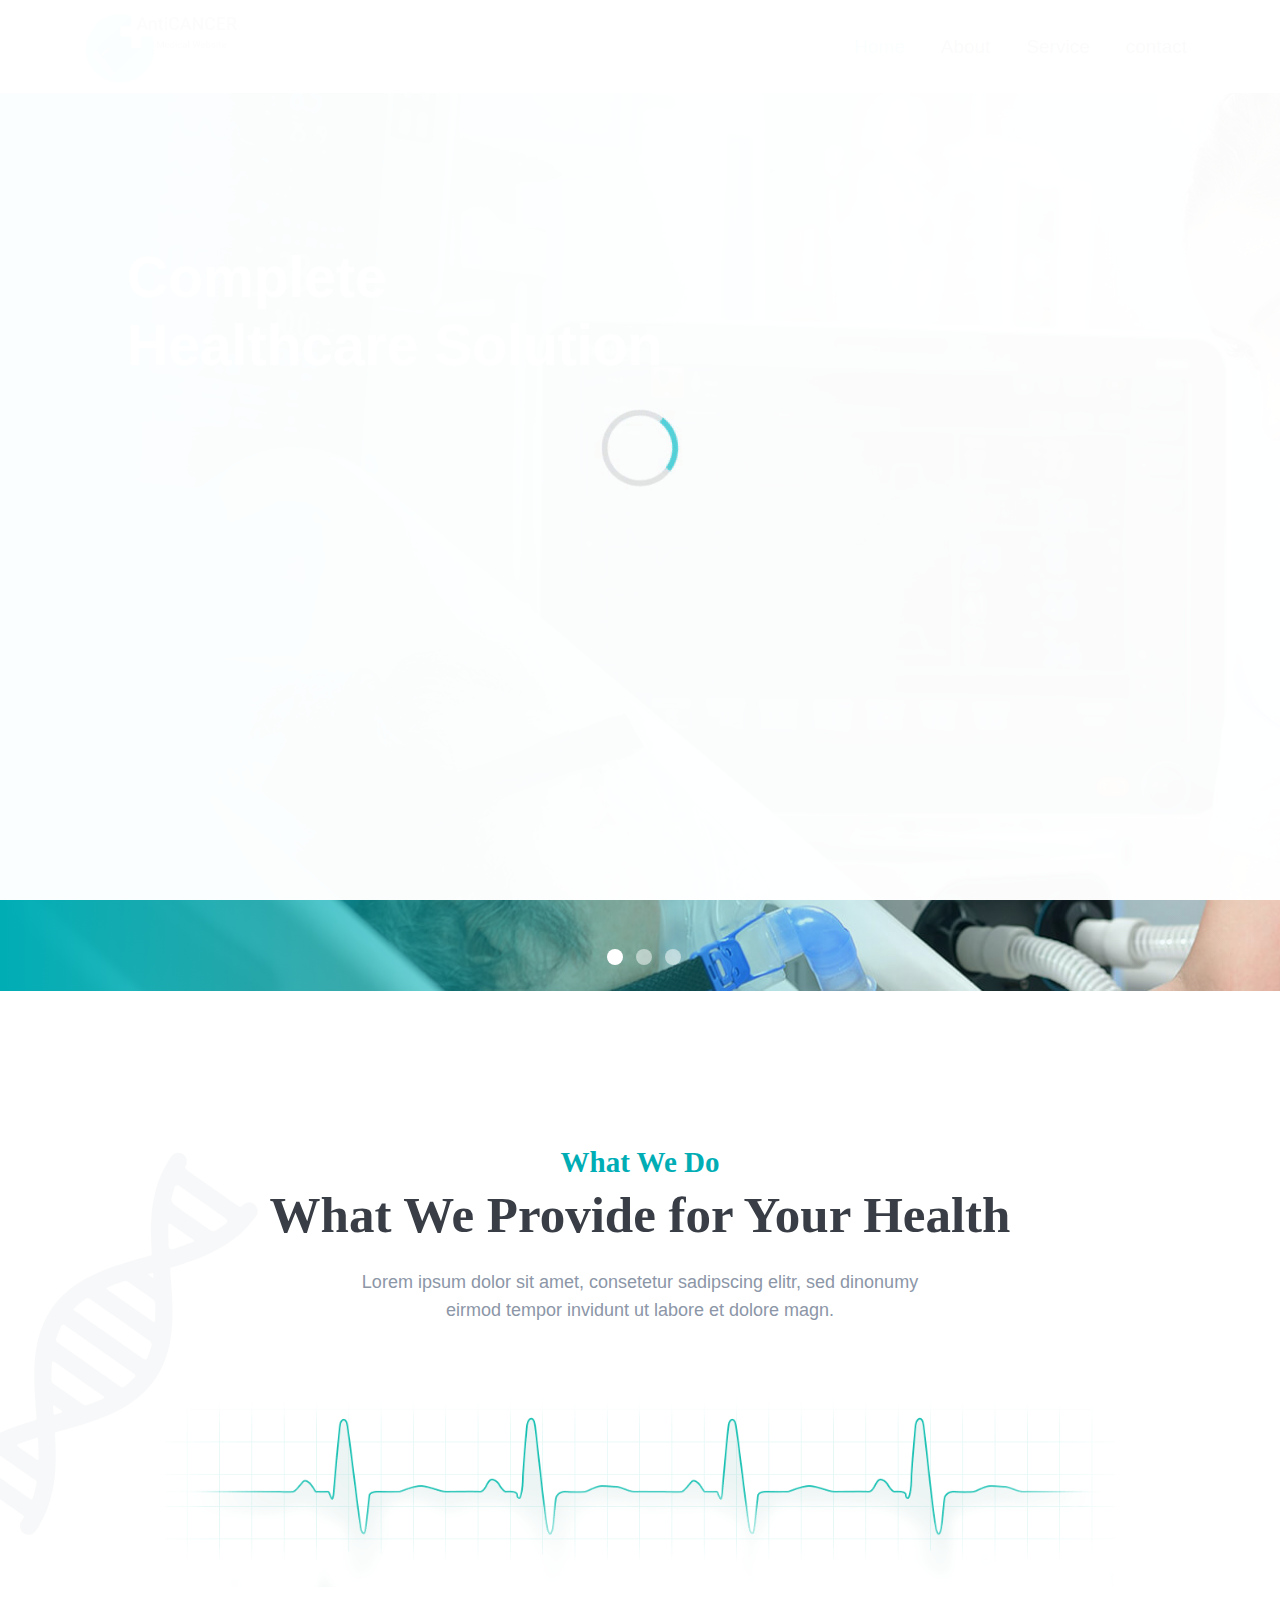
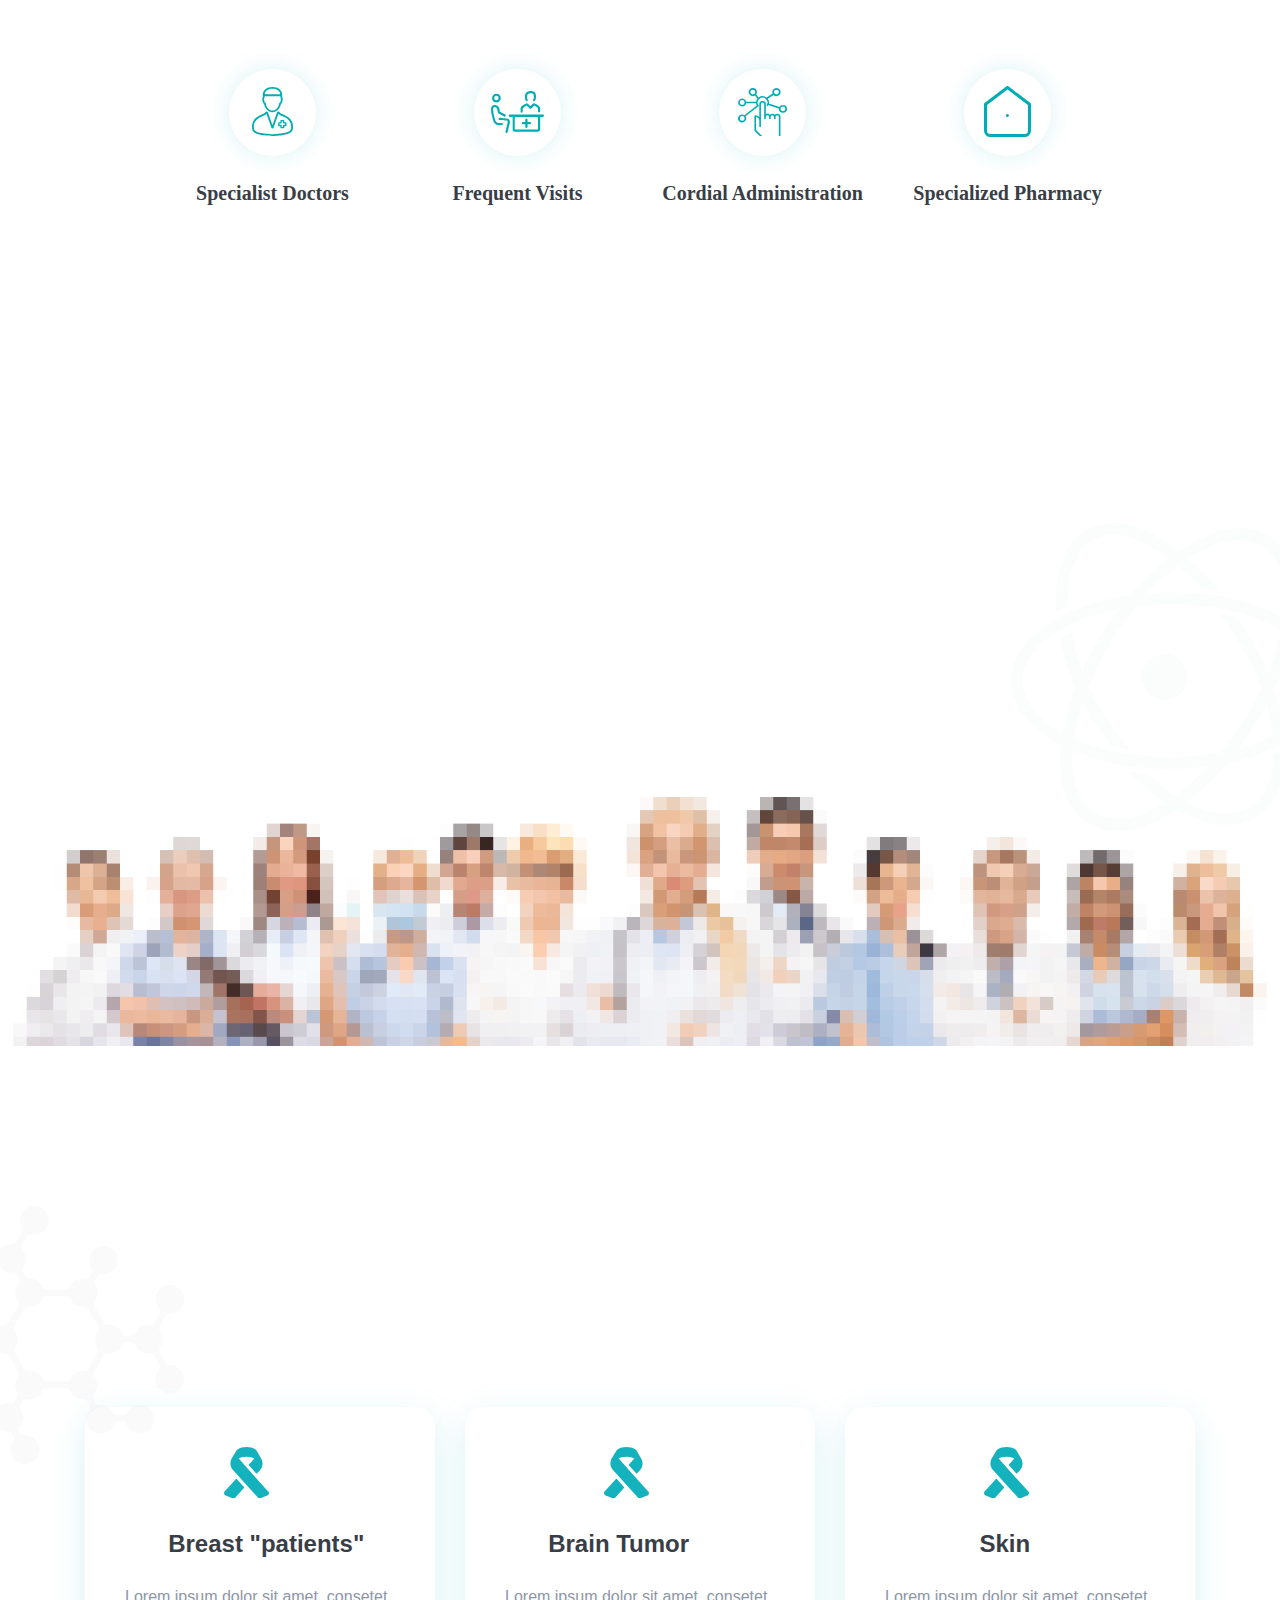
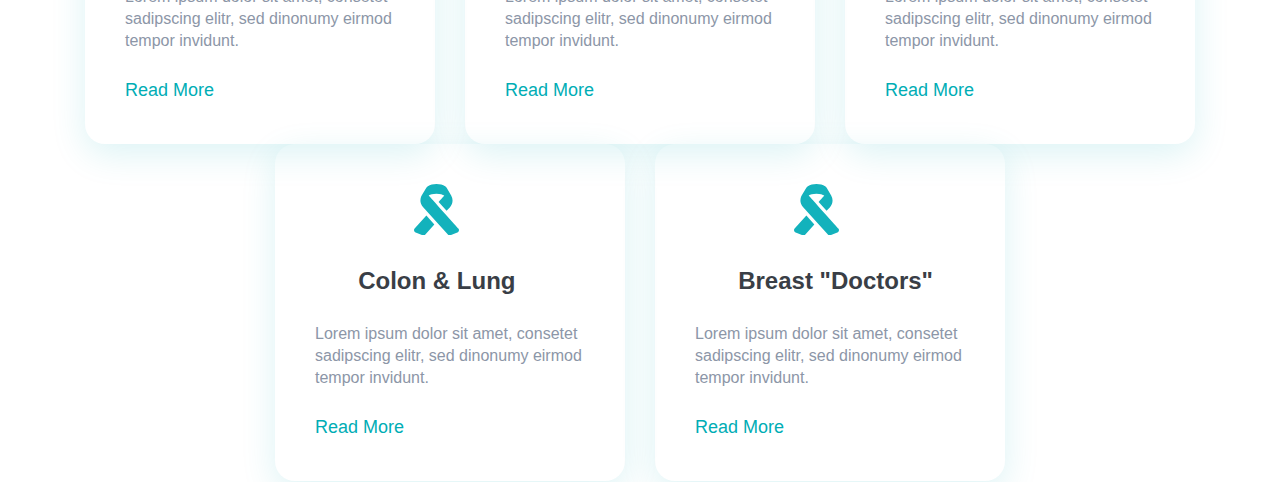
<file: index.html>
<!DOCTYPE html>
<html lang="en">
<head>
    <meta charset="UTF-8">
    <meta http-equiv="X-UA-Compatible" content="IE=edge">
    <meta name="viewport" content="width=device-width, initial-scale=1.0 , shrink-to-fit=no">
    <title>Cancer Med</title>
    <link rel="stylesheet" href="css/bootstrap.min.css">
    <link href="https://cdn.lineicons.com/3.0/lineicons.css" rel="stylesheet">
    <link rel="stylesheet" href="https://cdnjs.cloudflare.com/ajax/libs/font-awesome/6.1.1/css/all.min.css">
    <link rel="stylesheet" href="css/main.css">
    <link rel="stylesheet"  href="css/animate.css">
  
</head>
<body>
 
<!--Start upper Bar-->

<header id="home" class="header">
  <div class="preloader"></div>
<div class="upper-bar">
    <div class="container">
        <div class="row">
            <div class="col-sm header-top-right">
            
            </div>
        </div>
    </div>
</div>
<!--End upper Bar-->

<!--Start navbar-->
<nav class="navbar navbar-expand-lg navbar-light ">
  <div class="container">
     <a class="navbar-brand" href="#">
       <img src="img/logo.jpg" alt="logo">
     </a>
    <button class="navbar-toggler" type="button" data-toggle="collapse" data-target="#mainnav" aria-controls="navbarSupportedContent" aria-expanded="false" aria-label="Toggle navigation">
      <span class="navbar-toggler-icon"></span>
    </button>
  
    <div class="collapse navbar-collapse" id="main-nav">
      <ul class="navbar-nav ml-auto">
        <li class="nav-item active">
          <a class="nav-link" href="#home">Home <span class="sr-only">(current)</span></a>
        </li>
        <li class="nav-item">
          <a class="nav-link" href="#about">About</a>
        </li>
        <li class="nav-item">
            <a class="nav-link" href="#services">Service</a>
          </li>
         
          <li class="nav-item">
            <a class="nav-link" href="#contact">contact</a>
          </li>
        </div>
  </nav>
<!--end navbar-->

<!--  Start slider-->
<div class="slider">
<div id="mainslider" class="carousel slide" data-ride="carousel">
  <ol class="carousel-indicators">
    <li data-target="#mainslider" data-slide-to="0" class="active"></li>
    <li data-target="#mainslider" data-slide-to="1"></li>
    <li data-target="#mainslider" data-slide-to="2"></li>
  </ol>
  <div class="carousel-inner">
    <div class="carousel-item carousel-one active">
      <h1 data-animation="fadeInDown" data-duration="1.5s" data-delay=".5s">Complete <br> Healthcare Solution
      </h1>
      
    </div>
    <div class="carousel-item carousel-two">
      <h1 data-animation="fadeInDown" data-duration="1.5s" data-delay=".5s">Best Doctors and Equipments in Town
      </h1>
     
    </div>
    <div class="carousel-item carousel-three">
      <h1 data-animation="fadeInDown" data-duration="1.5s" data-delay=".5s">Your Health is Our <br> Top Priority
      </h1>
    
    </div>
  </div>

</div>
</div>
<!--  end slider-->

    	<!--========================= we-do-section start========================= -->
      <div class="we-do-section">
        <div class="shape shape-1">
          <img src="img/shape-1.svg" alt="">
        </div>
        <div class="container">
           <span>What We Do </span>
           <h2>What We Provide for Your Health</h2>
           <p >Lorem ipsum dolor sit amet, consetetur sadipscing elitr, sed dinonumy <br>eirmod tempor invidunt ut labore et dolore magn.</p>
           <div class="row">
            <div class="col-xl-12">
              <div class="graph mb-60">
                <img src="img/graph-img.svg" alt="">
              </div>
            </div>
        </div>

        <div class="row">
          <div class="col-xl-3">
              <div class="we-do-item">
                <div class="we-do-icon">
                   <img src="img/we-do-1.svg" alt="">
                </div>
                <h5>Specialist Doctors</h5>
              </div>
              
          </div>
          <div class="col-xl-3">
            <div class="we-do-item">
              <div class="we-do-icon">
                 <img src="img/we-do-2.svg" alt="">
              </div>
              <h5>Frequent Visits</h5>
            </div>
            
        </div>

        <div class="col-xl-3">
          <div class="we-do-item">
            <div class="we-do-icon">
               <img src="img/we-do-3.svg" alt="">
            </div> 
            <h5>Cordial Administration</h5>
          </div>
         
      </div>

      <div class="col-xl-3">
        <div class="we-do-item">
          <div class="we-do-icon">
             <img src="img/we-do-4.svg" alt="">
          </div>  
          <h5>Specialized Pharmacy</h5>
        </div>
      
    </div>
      </div>
      </div>

</div>

      	<!--========================= we-do-section start========================= -->


        	<!--========================= we-do-section start========================= -->
          <div id="about"  class="about-section pt-120 ">
            <div class="shape shape-2">
              <img src="img/shape-2.svg" alt="">
            </div>
            <div class="container">
              <div class="row">
                <div class="about-content text-center mb-55">
                  <div class="section-title mb-30">
                    <span class="wow fadeInDown" data-wow-delay=".2s">About Us</span>
                    <h2 class="mb-15 wow fadeInUp" data-wow-delay=".4s">Welcome to Our Clinic</h2>
                  </div>
                <p class="mb-35 wow fadeInUp" data-wow-delay=".6s">Lorem ipsum dolor sit amet, consetetur sadipscing elitr,
                  sed diam nonumy eirmod tempor invidunt ut labore et dolore magna aliquyam erat, sed diam voluptua. At vero
                  eos et accusam et justo duo dolores et ea rebum Stet clita kasd
                  gubergren, no sea takimata sanctus est Lorem ipsum dolor sit amet. Lorem ipsum dolor sqit consetetur
                  sadipscing elitr,
                  sed diam nonumy eirmod tempor invidunt.</p>
                <a href="#" class="btn theme-btn wow fadeInUp" data-wow-delay=".8s">Learn More</a>
              </div>
              </div>
            </div>
            <div class="about-img text-center">
              <img src="img/about-img.png" alt="">
            </div>
            </div>
          
        
          	<!--========================= we-do-section End ========================= -->

            	<!--========================= Services-section start========================= -->
              <section id="services" class="service-section pt-150">
                <div class="shape shape-3">
                  <img src="img/shape-3.svg" alt="">
                </div>
                <div class="container">
                  <div class="row">
                    <div class="col-xl-8 mx-auto">
                      <div class="section-title text-center mb-55">
                        <span class="wow fadeInDown" data-wow-delay=".2s">Services</span>
                        <h2 class="mb-15 wow fadeInUp" data-wow-delay=".4s">Our Healthcare Services</h2>
                        <p class="wow fadeInUp" data-wow-delay=".6s">Lorem ipsum dolor sit amet, consetetur sadipscing elitr, sed
                          dinonumy
                          <br class="d-none d-lg-block"> eirmod tempor invidunt ut labore et dolore magn.</p>
                      </div>
                    </div>
                  </div>


                  <div class="row">
                    <div class="col-lg-4 col-md-6">
                      <div class="service-item mb-30">
                        <div class="service-icon mb-25">
                          <svg style="color: rgb(19, 178, 188);" xmlns="http://www.w3.org/2000/svg" viewBox="0 0 448 512"><!--! Font Awesome Free 6.1.1 by @fontawesome - https://fontawesome.com License - https://fontawesome.com/license/free (Icons: CC BY 4.0, Fonts: SIL OFL 1.1, Code: MIT License) Copyright 2022 Fonticons, Inc. --><path d="M6.05 444.3c-9.626 10.87-7.501 27.62 4.5 35.75l68.76 27.87c9.876 6.75 23.38 4.1 31.38-3.75l91.76-101.9L123.2 314.3L6.05 444.3zM441.8 444.3c0 0-292-324.5-295.4-329.1c15.38-8.5 40.25-17.1 77.51-17.1s62.13 9.5 77.51 17.1c-3.25 5.5-56.01 64.5-56.01 64.5l79.13 87.75l34.13-37.1c28.75-31.87 33.38-78.62 11.5-115.5L326.5 39.52c-4.25-7.25-9.876-13.25-16.75-17.1c-40.75-27.62-127.5-29.75-171.5 0C131.3 26.27 125.7 32.27 121.4 39.52L77.81 112.8C76.31 115.3 40.68 174.9 89.31 228.8l248.1 275.2c8.001 8.875 21.38 10.5 31.25 3.75l68.88-27.87C449.5 471.9 451.6 455.1 441.8 444.3z" fill="#13b2bc"></path></svg>
                        </div>
                       
                        <div class="service-content">
                          <h4>Breast "patients"</h4>
                          <p>Lorem ipsum dolor sit amet, consetet
                            sadipscing elitr, sed dinonumy eirmod tempor invidunt.</p>
                          <a href="page5/page5.html" class="read-more">Read More <i class="lni lni-arrow-right"></i></a>
                        </div>
                        <div class="service-overlay img-bg"></div>
                      </div>
                    </div>
                    <div class="col-lg-4 col-md-6">
                      <div class="service-item mb-30">
                        <div class="service-icon mb-25">
                          <svg style="color: rgb(19, 178, 188);" xmlns="http://www.w3.org/2000/svg" viewBox="0 0 448 512"><!--! Font Awesome Free 6.1.1 by @fontawesome - https://fontawesome.com License - https://fontawesome.com/license/free (Icons: CC BY 4.0, Fonts: SIL OFL 1.1, Code: MIT License) Copyright 2022 Fonticons, Inc. --><path d="M6.05 444.3c-9.626 10.87-7.501 27.62 4.5 35.75l68.76 27.87c9.876 6.75 23.38 4.1 31.38-3.75l91.76-101.9L123.2 314.3L6.05 444.3zM441.8 444.3c0 0-292-324.5-295.4-329.1c15.38-8.5 40.25-17.1 77.51-17.1s62.13 9.5 77.51 17.1c-3.25 5.5-56.01 64.5-56.01 64.5l79.13 87.75l34.13-37.1c28.75-31.87 33.38-78.62 11.5-115.5L326.5 39.52c-4.25-7.25-9.876-13.25-16.75-17.1c-40.75-27.62-127.5-29.75-171.5 0C131.3 26.27 125.7 32.27 121.4 39.52L77.81 112.8C76.31 115.3 40.68 174.9 89.31 228.8l248.1 275.2c8.001 8.875 21.38 10.5 31.25 3.75l68.88-27.87C449.5 471.9 451.6 455.1 441.8 444.3z" fill="#13b2bc"></path></svg>
                        </div>
                       
                        <div class="service-content">
                          <h4>Brain Tumor</h4>
                          <p>Lorem ipsum dolor sit amet, consetet
                            sadipscing elitr, sed dinonumy eirmod tempor invidunt.</p>
                          <a href="page1/page1.html" class="read-more">Read More <i class="lni lni-arrow-right"></i></a>
                        </div>
                        <div class="service-overlay img-bg"></div>
                      </div>
                    </div>
                    <div class="col-lg-4 col-md-6">
                      <div class="service-item mb-30">
                        <div class="service-icon mb-25">
                          <svg style="color: rgb(19, 178, 188);" xmlns="http://www.w3.org/2000/svg" viewBox="0 0 448 512"><!--! Font Awesome Free 6.1.1 by @fontawesome - https://fontawesome.com License - https://fontawesome.com/license/free (Icons: CC BY 4.0, Fonts: SIL OFL 1.1, Code: MIT License) Copyright 2022 Fonticons, Inc. --><path d="M6.05 444.3c-9.626 10.87-7.501 27.62 4.5 35.75l68.76 27.87c9.876 6.75 23.38 4.1 31.38-3.75l91.76-101.9L123.2 314.3L6.05 444.3zM441.8 444.3c0 0-292-324.5-295.4-329.1c15.38-8.5 40.25-17.1 77.51-17.1s62.13 9.5 77.51 17.1c-3.25 5.5-56.01 64.5-56.01 64.5l79.13 87.75l34.13-37.1c28.75-31.87 33.38-78.62 11.5-115.5L326.5 39.52c-4.25-7.25-9.876-13.25-16.75-17.1c-40.75-27.62-127.5-29.75-171.5 0C131.3 26.27 125.7 32.27 121.4 39.52L77.81 112.8C76.31 115.3 40.68 174.9 89.31 228.8l248.1 275.2c8.001 8.875 21.38 10.5 31.25 3.75l68.88-27.87C449.5 471.9 451.6 455.1 441.8 444.3z" fill="#13b2bc"></path></svg>
                        </div>
                        <div class="service-content">
                          <h4 style="margin-left: 35%;">Skin</h4>
                          <p>Lorem ipsum dolor sit amet, consetet
                            sadipscing elitr, sed dinonumy eirmod tempor invidunt.</p>
                          <a  href="page2/page2.html" class="read-more">Read More <i class="lni lni-arrow-right"></i></a>
                        </div>
                        <div class="service-overlay img-bg"></div>
                      </div>
                    </div>
                    <div class="col-lg-2 col-md-6"></div>
                    <div class="col-lg-4 col-md-6">
                      <div class="service-item mb-30">
                        <div class="service-icon mb-25">
                          <svg style="color: rgb(19, 178, 188);" xmlns="http://www.w3.org/2000/svg" viewBox="0 0 448 512"><!--! Font Awesome Free 6.1.1 by @fontawesome - https://fontawesome.com License - https://fontawesome.com/license/free (Icons: CC BY 4.0, Fonts: SIL OFL 1.1, Code: MIT License) Copyright 2022 Fonticons, Inc. --><path d="M6.05 444.3c-9.626 10.87-7.501 27.62 4.5 35.75l68.76 27.87c9.876 6.75 23.38 4.1 31.38-3.75l91.76-101.9L123.2 314.3L6.05 444.3zM441.8 444.3c0 0-292-324.5-295.4-329.1c15.38-8.5 40.25-17.1 77.51-17.1s62.13 9.5 77.51 17.1c-3.25 5.5-56.01 64.5-56.01 64.5l79.13 87.75l34.13-37.1c28.75-31.87 33.38-78.62 11.5-115.5L326.5 39.52c-4.25-7.25-9.876-13.25-16.75-17.1c-40.75-27.62-127.5-29.75-171.5 0C131.3 26.27 125.7 32.27 121.4 39.52L77.81 112.8C76.31 115.3 40.68 174.9 89.31 228.8l248.1 275.2c8.001 8.875 21.38 10.5 31.25 3.75l68.88-27.87C449.5 471.9 451.6 455.1 441.8 444.3z" fill="#13b2bc"></path></svg>
                        </div>
                        <div class="service-content">
                          <h4> Colon & Lung</h4>
                          <p>Lorem ipsum dolor sit amet, consetet
                            sadipscing elitr, sed dinonumy eirmod tempor invidunt.</p>
                          <a href="page3/page3.html" class="read-more">Read More <i class="lni lni-arrow-right"></i></a>
                        </div>
                        <div class="service-overlay img-bg"></div>
                      </div>
                    </div>
                    <div class="col-lg-4 col-md-6">
                      <div class="service-item mb-30">
                        <div class="service-icon mb-25">
                          <svg style="color: rgb(19, 178, 188);" xmlns="http://www.w3.org/2000/svg" viewBox="0 0 448 512"><!--! Font Awesome Free 6.1.1 by @fontawesome - https://fontawesome.com License - https://fontawesome.com/license/free (Icons: CC BY 4.0, Fonts: SIL OFL 1.1, Code: MIT License) Copyright 2022 Fonticons, Inc. --><path d="M6.05 444.3c-9.626 10.87-7.501 27.62 4.5 35.75l68.76 27.87c9.876 6.75 23.38 4.1 31.38-3.75l91.76-101.9L123.2 314.3L6.05 444.3zM441.8 444.3c0 0-292-324.5-295.4-329.1c15.38-8.5 40.25-17.1 77.51-17.1s62.13 9.5 77.51 17.1c-3.25 5.5-56.01 64.5-56.01 64.5l79.13 87.75l34.13-37.1c28.75-31.87 33.38-78.62 11.5-115.5L326.5 39.52c-4.25-7.25-9.876-13.25-16.75-17.1c-40.75-27.62-127.5-29.75-171.5 0C131.3 26.27 125.7 32.27 121.4 39.52L77.81 112.8C76.31 115.3 40.68 174.9 89.31 228.8l248.1 275.2c8.001 8.875 21.38 10.5 31.25 3.75l68.88-27.87C449.5 471.9 451.6 455.1 441.8 444.3z" fill="#13b2bc"></path></svg>
                        </div>
                        <div class="service-content">
                          <h4> Breast "Doctors"</h4>
                          <p>Lorem ipsum dolor sit amet, consetet
                            sadipscing elitr, sed dinonumy eirmod tempor invidunt.</p>
                          <a href="page4/page4.html" class="read-more">Read More <i class="lni lni-arrow-right"></i></a>
                        </div>
                        <div class="service-overlay img-bg"></div>
                      </div>
                      <div class="col-lg-2 col-md-6"></div>
                    </div>
                    
                  </div>
                </div>
              </section>
              	<!--========================= Services-section End========================= -->

    <script src="js/jquery-3.2.1.min.js"></script>
    <script src="js/poper.main.js"></script>
    <script src="js/wow.min.js"></script>
    <script src="js/bootstrap.min.js"></script> 
  
    <script src="/page1/axios-1.x/dist/axios.min.js"></script> 
     <script src="js/main.js"></script>
     <script>
       new WOW().init();
     </script>
</body>
</html>
</file>
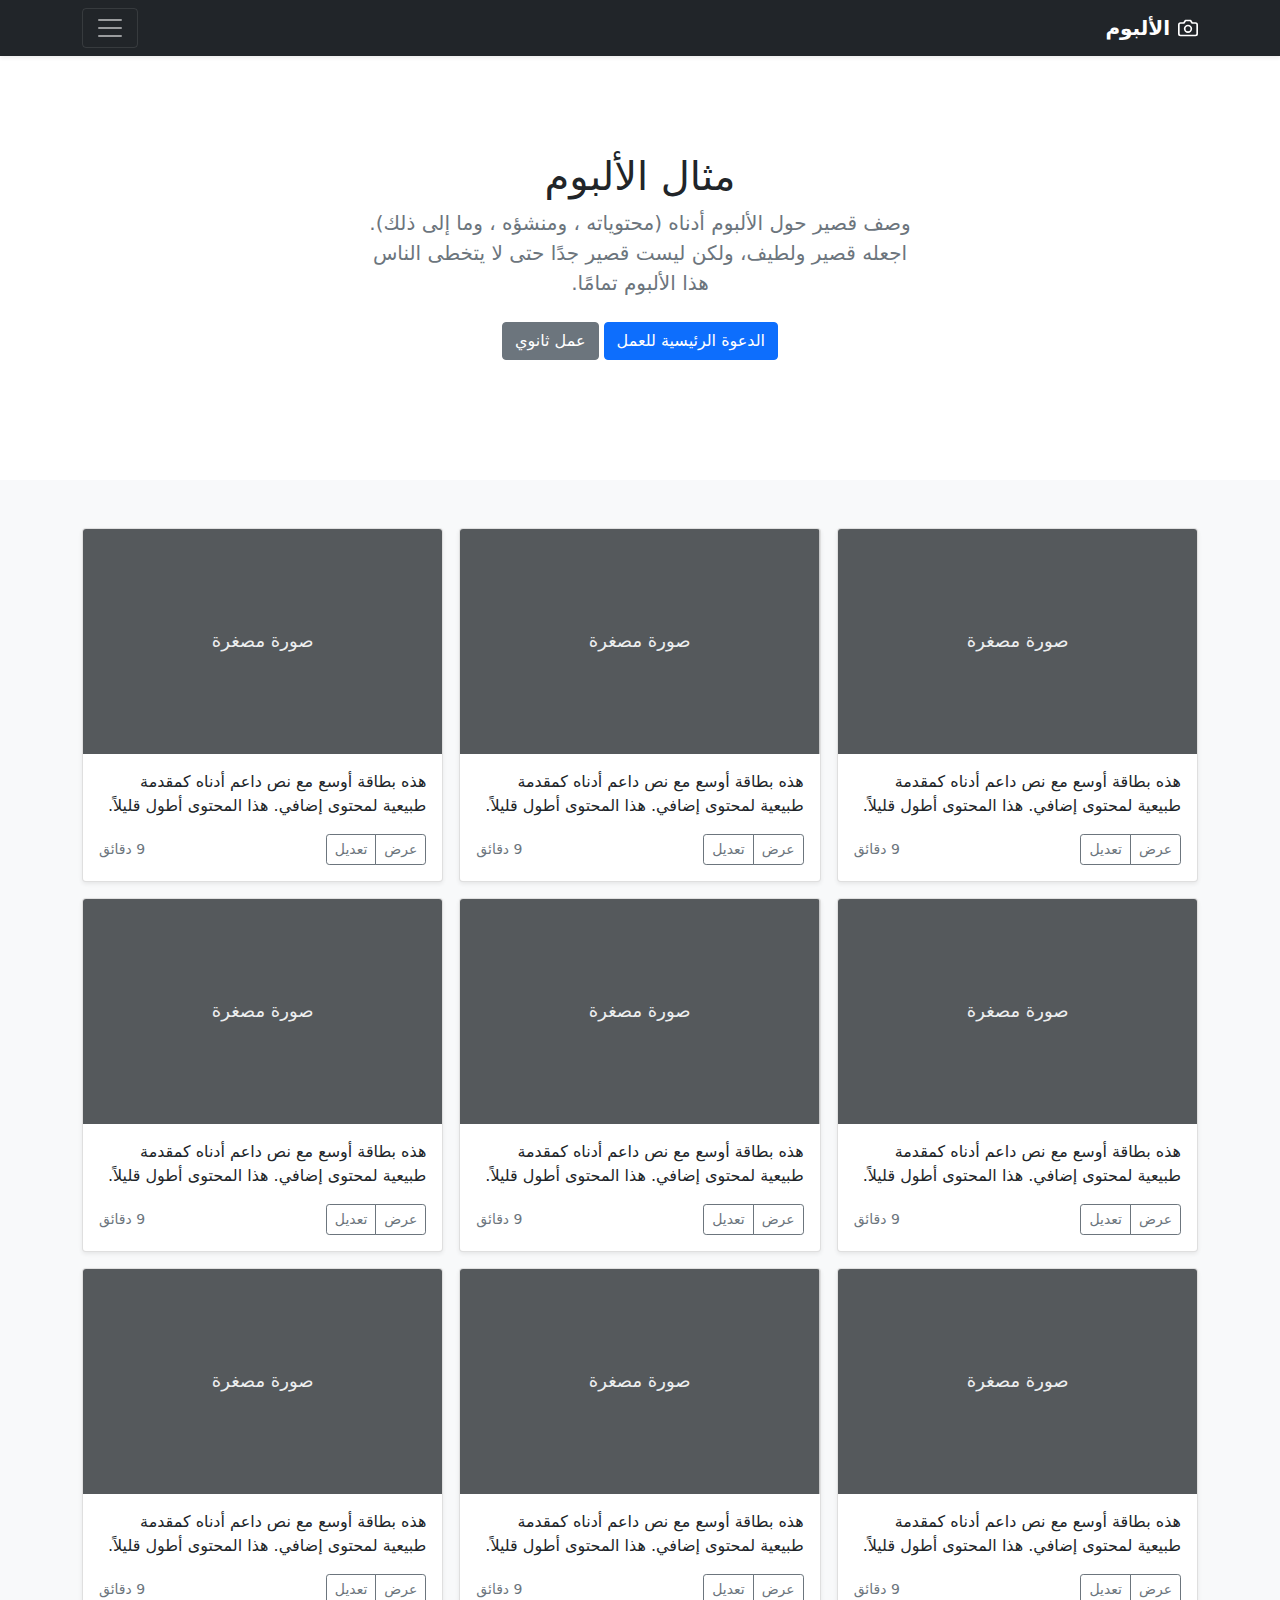
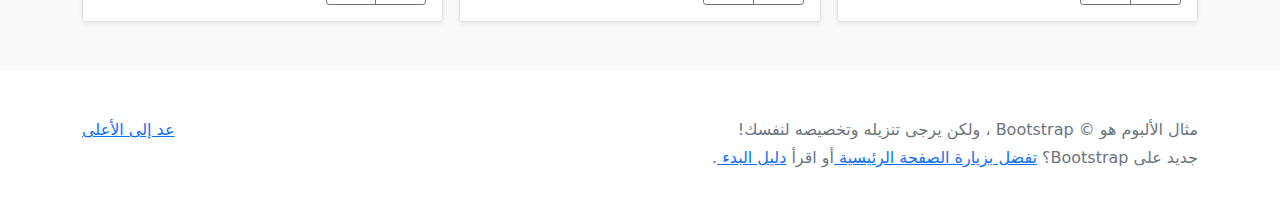
<file: page5/Style/Style/bootstrap/album-rtl/index.html>
<!doctype html>
<html lang="ar" dir="rtl">
  <head>
    <meta charset="utf-8">
    <meta name="viewport" content="width=device-width, initial-scale=1">
    <meta name="description" content="">
    <meta name="author" content="Mark Otto, Jacob Thornton, and Bootstrap contributors">
    <meta name="generator" content="Hugo 0.88.1">
    <title>مثال الألبوم · Bootstrap v5.1</title>

    <link rel="canonical" href="https://getbootstrap.com/docs/5.1/examples/album-rtl/">

    

    <!-- Bootstrap core CSS -->
<link href="../assets/dist/css/bootstrap.rtl.min.css" rel="stylesheet">

    <style>
      .bd-placeholder-img {
        font-size: 1.125rem;
        text-anchor: middle;
        -webkit-user-select: none;
        -moz-user-select: none;
        user-select: none;
      }

      @media (min-width: 768px) {
        .bd-placeholder-img-lg {
          font-size: 3.5rem;
        }
      }
    </style>

    
  </head>
  <body>
    
<header>
  <div class="collapse bg-dark" id="navbarHeader">
    <div class="container">
      <div class="row">
        <div class="col-sm-8 col-md-7 py-4">
          <h4 class="text-white">حول</h4>
          <p class="text-muted">أضف بعض المعلومات حول الألبوم، المؤلف، أو أي سياق خلفية آخر. اجعلها بضع جمل حتى يتمكن الزوار من التقاط بعض التلميحات المفيدة. ثم اربطها ببعض مواقع التواصل الاجتماعي أو معلومات الاتصال.</p>
        </div>
        <div class="col-sm-4 offset-md-1 py-4">
          <h4 class="text-white">تواصل معي</h4>
          <ul class="list-unstyled">
            <li><a href="#" class="text-white">تابعني على تويتر</a></li>
            <li><a href="#" class="text-white">شاركني الإعجاب في فيسبوك</a></li>
            <li><a href="#" class="text-white">راسلني على البريد الإلكتروني</a></li>
          </ul>
        </div>
      </div>
    </div>
  </div>
  <div class="navbar navbar-dark bg-dark shadow-sm">
    <div class="container">
      <a href="#" class="navbar-brand d-flex align-items-center">
        <svg xmlns="http://www.w3.org/2000/svg" width="20" height="20" fill="none" stroke="currentColor" stroke-linecap="round" stroke-linejoin="round" stroke-width="2" aria-hidden="true" class="me-2" viewBox="0 0 24 24"><path d="M23 19a2 2 0 0 1-2 2H3a2 2 0 0 1-2-2V8a2 2 0 0 1 2-2h4l2-3h6l2 3h4a2 2 0 0 1 2 2z"/><circle cx="12" cy="13" r="4"/></svg>
        <strong>الألبوم</strong>
      </a>
      <button class="navbar-toggler" type="button" data-bs-toggle="collapse" data-bs-target="#navbarHeader" aria-controls="navbarHeader" aria-expanded="false" aria-label="تبديل التنقل">
        <span class="navbar-toggler-icon"></span>
      </button>
    </div>
  </div>
</header>

<main>

  <section class="py-5 text-center container">
    <div class="row py-lg-5">
      <div class="col-lg-6 col-md-8 mx-auto">
        <h1 class="fw-light">مثال الألبوم</h1>
        <p class="lead text-muted">وصف قصير حول الألبوم أدناه (محتوياته ، ومنشؤه ، وما إلى ذلك). اجعله قصير ولطيف، ولكن ليست قصير جدًا حتى لا يتخطى الناس هذا الألبوم تمامًا.</p>
        <p>
          <a href="#" class="btn btn-primary my-2">الدعوة الرئيسية للعمل</a>
          <a href="#" class="btn btn-secondary my-2">عمل ثانوي</a>
        </p>
      </div>
    </div>
  </section>

  <div class="album py-5 bg-light">
    <div class="container">

      <div class="row row-cols-1 row-cols-sm-2 row-cols-md-3 g-3">
        <div class="col">
          <div class="card shadow-sm">
            <svg class="bd-placeholder-img card-img-top" width="100%" height="225" xmlns="http://www.w3.org/2000/svg" role="img" aria-label="Placeholder: صورة مصغرة" preserveAspectRatio="xMidYMid slice" focusable="false"><title>Placeholder</title><rect width="100%" height="100%" fill="#55595c"/><text x="50%" y="50%" fill="#eceeef" dy=".3em">صورة مصغرة</text></svg>

            <div class="card-body">
              <p class="card-text">هذه بطاقة أوسع مع نص داعم أدناه كمقدمة طبيعية لمحتوى إضافي. هذا المحتوى أطول قليلاً.</p>
              <div class="d-flex justify-content-between align-items-center">
                <div class="btn-group">
                  <button type="button" class="btn btn-sm btn-outline-secondary">عرض</button>
                  <button type="button" class="btn btn-sm btn-outline-secondary">تعديل</button>
                </div>
                <small class="text-muted">9 دقائق</small>
              </div>
            </div>
          </div>
        </div>
        <div class="col">
          <div class="card shadow-sm">
            <svg class="bd-placeholder-img card-img-top" width="100%" height="225" xmlns="http://www.w3.org/2000/svg" role="img" aria-label="Placeholder: صورة مصغرة" preserveAspectRatio="xMidYMid slice" focusable="false"><title>Placeholder</title><rect width="100%" height="100%" fill="#55595c"/><text x="50%" y="50%" fill="#eceeef" dy=".3em">صورة مصغرة</text></svg>

            <div class="card-body">
              <p class="card-text">هذه بطاقة أوسع مع نص داعم أدناه كمقدمة طبيعية لمحتوى إضافي. هذا المحتوى أطول قليلاً.</p>
              <div class="d-flex justify-content-between align-items-center">
                <div class="btn-group">
                  <button type="button" class="btn btn-sm btn-outline-secondary">عرض</button>
                  <button type="button" class="btn btn-sm btn-outline-secondary">تعديل</button>
                </div>
                <small class="text-muted">9 دقائق</small>
              </div>
            </div>
          </div>
        </div>
        <div class="col">
          <div class="card shadow-sm">
            <svg class="bd-placeholder-img card-img-top" width="100%" height="225" xmlns="http://www.w3.org/2000/svg" role="img" aria-label="Placeholder: صورة مصغرة" preserveAspectRatio="xMidYMid slice" focusable="false"><title>Placeholder</title><rect width="100%" height="100%" fill="#55595c"/><text x="50%" y="50%" fill="#eceeef" dy=".3em">صورة مصغرة</text></svg>

            <div class="card-body">
              <p class="card-text">هذه بطاقة أوسع مع نص داعم أدناه كمقدمة طبيعية لمحتوى إضافي. هذا المحتوى أطول قليلاً.</p>
              <div class="d-flex justify-content-between align-items-center">
                <div class="btn-group">
                  <button type="button" class="btn btn-sm btn-outline-secondary">عرض</button>
                  <button type="button" class="btn btn-sm btn-outline-secondary">تعديل</button>
                </div>
                <small class="text-muted">9 دقائق</small>
              </div>
            </div>
          </div>
        </div>

        <div class="col">
          <div class="card shadow-sm">
            <svg class="bd-placeholder-img card-img-top" width="100%" height="225" xmlns="http://www.w3.org/2000/svg" role="img" aria-label="Placeholder: صورة مصغرة" preserveAspectRatio="xMidYMid slice" focusable="false"><title>Placeholder</title><rect width="100%" height="100%" fill="#55595c"/><text x="50%" y="50%" fill="#eceeef" dy=".3em">صورة مصغرة</text></svg>

            <div class="card-body">
              <p class="card-text">هذه بطاقة أوسع مع نص داعم أدناه كمقدمة طبيعية لمحتوى إضافي. هذا المحتوى أطول قليلاً.</p>
              <div class="d-flex justify-content-between align-items-center">
                <div class="btn-group">
                  <button type="button" class="btn btn-sm btn-outline-secondary">عرض</button>
                  <button type="button" class="btn btn-sm btn-outline-secondary">تعديل</button>
                </div>
                <small class="text-muted">9 دقائق</small>
              </div>
            </div>
          </div>
        </div>
        <div class="col">
          <div class="card shadow-sm">
            <svg class="bd-placeholder-img card-img-top" width="100%" height="225" xmlns="http://www.w3.org/2000/svg" role="img" aria-label="Placeholder: صورة مصغرة" preserveAspectRatio="xMidYMid slice" focusable="false"><title>Placeholder</title><rect width="100%" height="100%" fill="#55595c"/><text x="50%" y="50%" fill="#eceeef" dy=".3em">صورة مصغرة</text></svg>

            <div class="card-body">
              <p class="card-text">هذه بطاقة أوسع مع نص داعم أدناه كمقدمة طبيعية لمحتوى إضافي. هذا المحتوى أطول قليلاً.</p>
              <div class="d-flex justify-content-between align-items-center">
                <div class="btn-group">
                  <button type="button" class="btn btn-sm btn-outline-secondary">عرض</button>
                  <button type="button" class="btn btn-sm btn-outline-secondary">تعديل</button>
                </div>
                <small class="text-muted">9 دقائق</small>
              </div>
            </div>
          </div>
        </div>
        <div class="col">
          <div class="card shadow-sm">
            <svg class="bd-placeholder-img card-img-top" width="100%" height="225" xmlns="http://www.w3.org/2000/svg" role="img" aria-label="Placeholder: صورة مصغرة" preserveAspectRatio="xMidYMid slice" focusable="false"><title>Placeholder</title><rect width="100%" height="100%" fill="#55595c"/><text x="50%" y="50%" fill="#eceeef" dy=".3em">صورة مصغرة</text></svg>

            <div class="card-body">
              <p class="card-text">هذه بطاقة أوسع مع نص داعم أدناه كمقدمة طبيعية لمحتوى إضافي. هذا المحتوى أطول قليلاً.</p>
              <div class="d-flex justify-content-between align-items-center">
                <div class="btn-group">
                  <button type="button" class="btn btn-sm btn-outline-secondary">عرض</button>
                  <button type="button" class="btn btn-sm btn-outline-secondary">تعديل</button>
                </div>
                <small class="text-muted">9 دقائق</small>
              </div>
            </div>
          </div>
        </div>

        <div class="col">
          <div class="card shadow-sm">
            <svg class="bd-placeholder-img card-img-top" width="100%" height="225" xmlns="http://www.w3.org/2000/svg" role="img" aria-label="Placeholder: صورة مصغرة" preserveAspectRatio="xMidYMid slice" focusable="false"><title>Placeholder</title><rect width="100%" height="100%" fill="#55595c"/><text x="50%" y="50%" fill="#eceeef" dy=".3em">صورة مصغرة</text></svg>

            <div class="card-body">
              <p class="card-text">هذه بطاقة أوسع مع نص داعم أدناه كمقدمة طبيعية لمحتوى إضافي. هذا المحتوى أطول قليلاً.</p>
              <div class="d-flex justify-content-between align-items-center">
                <div class="btn-group">
                  <button type="button" class="btn btn-sm btn-outline-secondary">عرض</button>
                  <button type="button" class="btn btn-sm btn-outline-secondary">تعديل</button>
                </div>
                <small class="text-muted">9 دقائق</small>
              </div>
            </div>
          </div>
        </div>
        <div class="col">
          <div class="card shadow-sm">
            <svg class="bd-placeholder-img card-img-top" width="100%" height="225" xmlns="http://www.w3.org/2000/svg" role="img" aria-label="Placeholder: صورة مصغرة" preserveAspectRatio="xMidYMid slice" focusable="false"><title>Placeholder</title><rect width="100%" height="100%" fill="#55595c"/><text x="50%" y="50%" fill="#eceeef" dy=".3em">صورة مصغرة</text></svg>

            <div class="card-body">
              <p class="card-text">هذه بطاقة أوسع مع نص داعم أدناه كمقدمة طبيعية لمحتوى إضافي. هذا المحتوى أطول قليلاً.</p>
              <div class="d-flex justify-content-between align-items-center">
                <div class="btn-group">
                  <button type="button" class="btn btn-sm btn-outline-secondary">عرض</button>
                  <button type="button" class="btn btn-sm btn-outline-secondary">تعديل</button>
                </div>
                <small class="text-muted">9 دقائق</small>
              </div>
            </div>
          </div>
        </div>
        <div class="col">
          <div class="card shadow-sm">
            <svg class="bd-placeholder-img card-img-top" width="100%" height="225" xmlns="http://www.w3.org/2000/svg" role="img" aria-label="Placeholder: صورة مصغرة" preserveAspectRatio="xMidYMid slice" focusable="false"><title>Placeholder</title><rect width="100%" height="100%" fill="#55595c"/><text x="50%" y="50%" fill="#eceeef" dy=".3em">صورة مصغرة</text></svg>

            <div class="card-body">
              <p class="card-text">هذه بطاقة أوسع مع نص داعم أدناه كمقدمة طبيعية لمحتوى إضافي. هذا المحتوى أطول قليلاً.</p>
              <div class="d-flex justify-content-between align-items-center">
                <div class="btn-group">
                  <button type="button" class="btn btn-sm btn-outline-secondary">عرض</button>
                  <button type="button" class="btn btn-sm btn-outline-secondary">تعديل</button>
                </div>
                <small class="text-muted">9 دقائق</small>
              </div>
            </div>
          </div>
        </div>
      </div>
    </div>
  </div>

</main>

<footer class="text-muted py-5">
  <div class="container">
    <p class="float-end mb-1">
      <a href="#">عد إلى الأعلى</a>
    </p>
    <p class="mb-1">مثال الألبوم هو © Bootstrap ، ولكن يرجى تنزيله وتخصيصه لنفسك!</p>
    <p class="mb-0">جديد على Bootstrap؟ <a href="/"> تفضل بزيارة الصفحة الرئيسية </a> أو اقرأ <a href="../getting-started/introduction/ "> دليل البدء </a>.</p>
  </div>
</footer>


    <script src="../assets/dist/js/bootstrap.bundle.min.js"></script>

      
  </body>
</html>
</file>
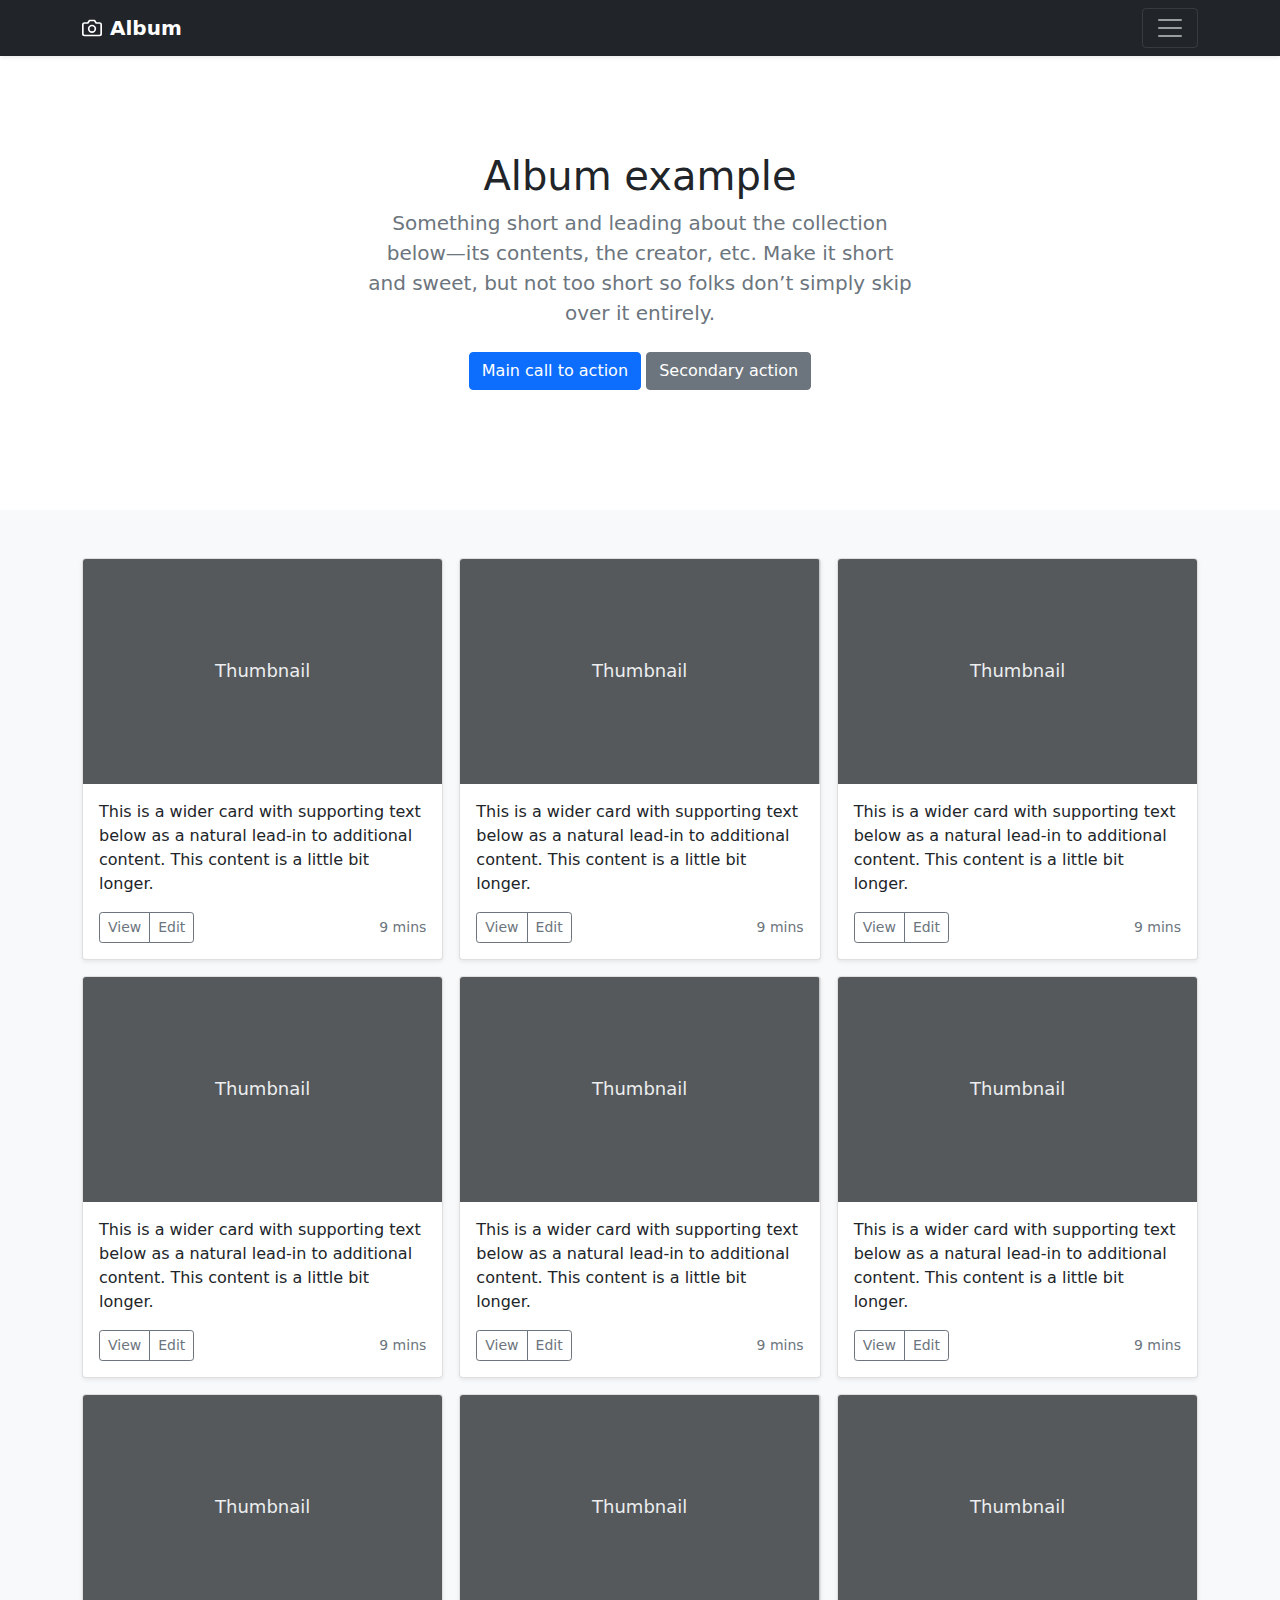
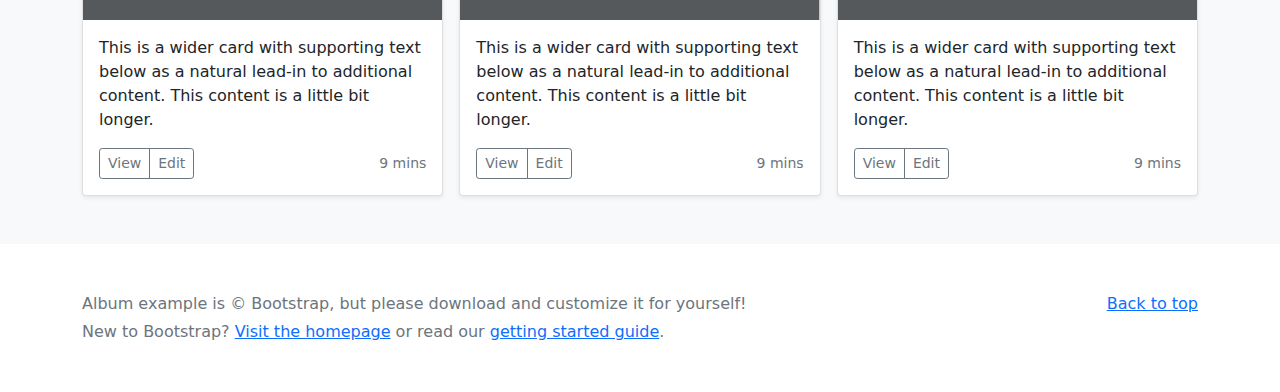
<file: page5/Style/Style/bootstrap/album/index.html>
<!doctype html>
<html lang="en">
  <head>
    <meta charset="utf-8">
    <meta name="viewport" content="width=device-width, initial-scale=1">
    <meta name="description" content="">
    <meta name="author" content="Mark Otto, Jacob Thornton, and Bootstrap contributors">
    <meta name="generator" content="Hugo 0.88.1">
    <title>Album example · Bootstrap v5.1</title>

    <link rel="canonical" href="https://getbootstrap.com/docs/5.1/examples/album/">

    

    <!-- Bootstrap core CSS -->
<link href="../assets/dist/css/bootstrap.min.css" rel="stylesheet">

    <style>
      .bd-placeholder-img {
        font-size: 1.125rem;
        text-anchor: middle;
        -webkit-user-select: none;
        -moz-user-select: none;
        user-select: none;
      }

      @media (min-width: 768px) {
        .bd-placeholder-img-lg {
          font-size: 3.5rem;
        }
      }
    </style>

    
  </head>
  <body>
    
<header>
  <div class="collapse bg-dark" id="navbarHeader">
    <div class="container">
      <div class="row">
        <div class="col-sm-8 col-md-7 py-4">
          <h4 class="text-white">About</h4>
          <p class="text-muted">Add some information about the album below, the author, or any other background context. Make it a few sentences long so folks can pick up some informative tidbits. Then, link them off to some social networking sites or contact information.</p>
        </div>
        <div class="col-sm-4 offset-md-1 py-4">
          <h4 class="text-white">Contact</h4>
          <ul class="list-unstyled">
            <li><a href="#" class="text-white">Follow on Twitter</a></li>
            <li><a href="#" class="text-white">Like on Facebook</a></li>
            <li><a href="#" class="text-white">Email me</a></li>
          </ul>
        </div>
      </div>
    </div>
  </div>
  <div class="navbar navbar-dark bg-dark shadow-sm">
    <div class="container">
      <a href="#" class="navbar-brand d-flex align-items-center">
        <svg xmlns="http://www.w3.org/2000/svg" width="20" height="20" fill="none" stroke="currentColor" stroke-linecap="round" stroke-linejoin="round" stroke-width="2" aria-hidden="true" class="me-2" viewBox="0 0 24 24"><path d="M23 19a2 2 0 0 1-2 2H3a2 2 0 0 1-2-2V8a2 2 0 0 1 2-2h4l2-3h6l2 3h4a2 2 0 0 1 2 2z"/><circle cx="12" cy="13" r="4"/></svg>
        <strong>Album</strong>
      </a>
      <button class="navbar-toggler" type="button" data-bs-toggle="collapse" data-bs-target="#navbarHeader" aria-controls="navbarHeader" aria-expanded="false" aria-label="Toggle navigation">
        <span class="navbar-toggler-icon"></span>
      </button>
    </div>
  </div>
</header>

<main>

  <section class="py-5 text-center container">
    <div class="row py-lg-5">
      <div class="col-lg-6 col-md-8 mx-auto">
        <h1 class="fw-light">Album example</h1>
        <p class="lead text-muted">Something short and leading about the collection below—its contents, the creator, etc. Make it short and sweet, but not too short so folks don’t simply skip over it entirely.</p>
        <p>
          <a href="#" class="btn btn-primary my-2">Main call to action</a>
          <a href="#" class="btn btn-secondary my-2">Secondary action</a>
        </p>
      </div>
    </div>
  </section>

  <div class="album py-5 bg-light">
    <div class="container">

      <div class="row row-cols-1 row-cols-sm-2 row-cols-md-3 g-3">
        <div class="col">
          <div class="card shadow-sm">
            <svg class="bd-placeholder-img card-img-top" width="100%" height="225" xmlns="http://www.w3.org/2000/svg" role="img" aria-label="Placeholder: Thumbnail" preserveAspectRatio="xMidYMid slice" focusable="false"><title>Placeholder</title><rect width="100%" height="100%" fill="#55595c"/><text x="50%" y="50%" fill="#eceeef" dy=".3em">Thumbnail</text></svg>

            <div class="card-body">
              <p class="card-text">This is a wider card with supporting text below as a natural lead-in to additional content. This content is a little bit longer.</p>
              <div class="d-flex justify-content-between align-items-center">
                <div class="btn-group">
                  <button type="button" class="btn btn-sm btn-outline-secondary">View</button>
                  <button type="button" class="btn btn-sm btn-outline-secondary">Edit</button>
                </div>
                <small class="text-muted">9 mins</small>
              </div>
            </div>
          </div>
        </div>
        <div class="col">
          <div class="card shadow-sm">
            <svg class="bd-placeholder-img card-img-top" width="100%" height="225" xmlns="http://www.w3.org/2000/svg" role="img" aria-label="Placeholder: Thumbnail" preserveAspectRatio="xMidYMid slice" focusable="false"><title>Placeholder</title><rect width="100%" height="100%" fill="#55595c"/><text x="50%" y="50%" fill="#eceeef" dy=".3em">Thumbnail</text></svg>

            <div class="card-body">
              <p class="card-text">This is a wider card with supporting text below as a natural lead-in to additional content. This content is a little bit longer.</p>
              <div class="d-flex justify-content-between align-items-center">
                <div class="btn-group">
                  <button type="button" class="btn btn-sm btn-outline-secondary">View</button>
                  <button type="button" class="btn btn-sm btn-outline-secondary">Edit</button>
                </div>
                <small class="text-muted">9 mins</small>
              </div>
            </div>
          </div>
        </div>
        <div class="col">
          <div class="card shadow-sm">
            <svg class="bd-placeholder-img card-img-top" width="100%" height="225" xmlns="http://www.w3.org/2000/svg" role="img" aria-label="Placeholder: Thumbnail" preserveAspectRatio="xMidYMid slice" focusable="false"><title>Placeholder</title><rect width="100%" height="100%" fill="#55595c"/><text x="50%" y="50%" fill="#eceeef" dy=".3em">Thumbnail</text></svg>

            <div class="card-body">
              <p class="card-text">This is a wider card with supporting text below as a natural lead-in to additional content. This content is a little bit longer.</p>
              <div class="d-flex justify-content-between align-items-center">
                <div class="btn-group">
                  <button type="button" class="btn btn-sm btn-outline-secondary">View</button>
                  <button type="button" class="btn btn-sm btn-outline-secondary">Edit</button>
                </div>
                <small class="text-muted">9 mins</small>
              </div>
            </div>
          </div>
        </div>

        <div class="col">
          <div class="card shadow-sm">
            <svg class="bd-placeholder-img card-img-top" width="100%" height="225" xmlns="http://www.w3.org/2000/svg" role="img" aria-label="Placeholder: Thumbnail" preserveAspectRatio="xMidYMid slice" focusable="false"><title>Placeholder</title><rect width="100%" height="100%" fill="#55595c"/><text x="50%" y="50%" fill="#eceeef" dy=".3em">Thumbnail</text></svg>

            <div class="card-body">
              <p class="card-text">This is a wider card with supporting text below as a natural lead-in to additional content. This content is a little bit longer.</p>
              <div class="d-flex justify-content-between align-items-center">
                <div class="btn-group">
                  <button type="button" class="btn btn-sm btn-outline-secondary">View</button>
                  <button type="button" class="btn btn-sm btn-outline-secondary">Edit</button>
                </div>
                <small class="text-muted">9 mins</small>
              </div>
            </div>
          </div>
        </div>
        <div class="col">
          <div class="card shadow-sm">
            <svg class="bd-placeholder-img card-img-top" width="100%" height="225" xmlns="http://www.w3.org/2000/svg" role="img" aria-label="Placeholder: Thumbnail" preserveAspectRatio="xMidYMid slice" focusable="false"><title>Placeholder</title><rect width="100%" height="100%" fill="#55595c"/><text x="50%" y="50%" fill="#eceeef" dy=".3em">Thumbnail</text></svg>

            <div class="card-body">
              <p class="card-text">This is a wider card with supporting text below as a natural lead-in to additional content. This content is a little bit longer.</p>
              <div class="d-flex justify-content-between align-items-center">
                <div class="btn-group">
                  <button type="button" class="btn btn-sm btn-outline-secondary">View</button>
                  <button type="button" class="btn btn-sm btn-outline-secondary">Edit</button>
                </div>
                <small class="text-muted">9 mins</small>
              </div>
            </div>
          </div>
        </div>
        <div class="col">
          <div class="card shadow-sm">
            <svg class="bd-placeholder-img card-img-top" width="100%" height="225" xmlns="http://www.w3.org/2000/svg" role="img" aria-label="Placeholder: Thumbnail" preserveAspectRatio="xMidYMid slice" focusable="false"><title>Placeholder</title><rect width="100%" height="100%" fill="#55595c"/><text x="50%" y="50%" fill="#eceeef" dy=".3em">Thumbnail</text></svg>

            <div class="card-body">
              <p class="card-text">This is a wider card with supporting text below as a natural lead-in to additional content. This content is a little bit longer.</p>
              <div class="d-flex justify-content-between align-items-center">
                <div class="btn-group">
                  <button type="button" class="btn btn-sm btn-outline-secondary">View</button>
                  <button type="button" class="btn btn-sm btn-outline-secondary">Edit</button>
                </div>
                <small class="text-muted">9 mins</small>
              </div>
            </div>
          </div>
        </div>

        <div class="col">
          <div class="card shadow-sm">
            <svg class="bd-placeholder-img card-img-top" width="100%" height="225" xmlns="http://www.w3.org/2000/svg" role="img" aria-label="Placeholder: Thumbnail" preserveAspectRatio="xMidYMid slice" focusable="false"><title>Placeholder</title><rect width="100%" height="100%" fill="#55595c"/><text x="50%" y="50%" fill="#eceeef" dy=".3em">Thumbnail</text></svg>

            <div class="card-body">
              <p class="card-text">This is a wider card with supporting text below as a natural lead-in to additional content. This content is a little bit longer.</p>
              <div class="d-flex justify-content-between align-items-center">
                <div class="btn-group">
                  <button type="button" class="btn btn-sm btn-outline-secondary">View</button>
                  <button type="button" class="btn btn-sm btn-outline-secondary">Edit</button>
                </div>
                <small class="text-muted">9 mins</small>
              </div>
            </div>
          </div>
        </div>
        <div class="col">
          <div class="card shadow-sm">
            <svg class="bd-placeholder-img card-img-top" width="100%" height="225" xmlns="http://www.w3.org/2000/svg" role="img" aria-label="Placeholder: Thumbnail" preserveAspectRatio="xMidYMid slice" focusable="false"><title>Placeholder</title><rect width="100%" height="100%" fill="#55595c"/><text x="50%" y="50%" fill="#eceeef" dy=".3em">Thumbnail</text></svg>

            <div class="card-body">
              <p class="card-text">This is a wider card with supporting text below as a natural lead-in to additional content. This content is a little bit longer.</p>
              <div class="d-flex justify-content-between align-items-center">
                <div class="btn-group">
                  <button type="button" class="btn btn-sm btn-outline-secondary">View</button>
                  <button type="button" class="btn btn-sm btn-outline-secondary">Edit</button>
                </div>
                <small class="text-muted">9 mins</small>
              </div>
            </div>
          </div>
        </div>
        <div class="col">
          <div class="card shadow-sm">
            <svg class="bd-placeholder-img card-img-top" width="100%" height="225" xmlns="http://www.w3.org/2000/svg" role="img" aria-label="Placeholder: Thumbnail" preserveAspectRatio="xMidYMid slice" focusable="false"><title>Placeholder</title><rect width="100%" height="100%" fill="#55595c"/><text x="50%" y="50%" fill="#eceeef" dy=".3em">Thumbnail</text></svg>

            <div class="card-body">
              <p class="card-text">This is a wider card with supporting text below as a natural lead-in to additional content. This content is a little bit longer.</p>
              <div class="d-flex justify-content-between align-items-center">
                <div class="btn-group">
                  <button type="button" class="btn btn-sm btn-outline-secondary">View</button>
                  <button type="button" class="btn btn-sm btn-outline-secondary">Edit</button>
                </div>
                <small class="text-muted">9 mins</small>
              </div>
            </div>
          </div>
        </div>
      </div>
    </div>
  </div>

</main>

<footer class="text-muted py-5">
  <div class="container">
    <p class="float-end mb-1">
      <a href="#">Back to top</a>
    </p>
    <p class="mb-1">Album example is &copy; Bootstrap, but please download and customize it for yourself!</p>
    <p class="mb-0">New to Bootstrap? <a href="/">Visit the homepage</a> or read our <a href="../getting-started/introduction/">getting started guide</a>.</p>
  </div>
</footer>


    <script src="../assets/dist/js/bootstrap.bundle.min.js"></script>

      
  </body>
</html>
</file>
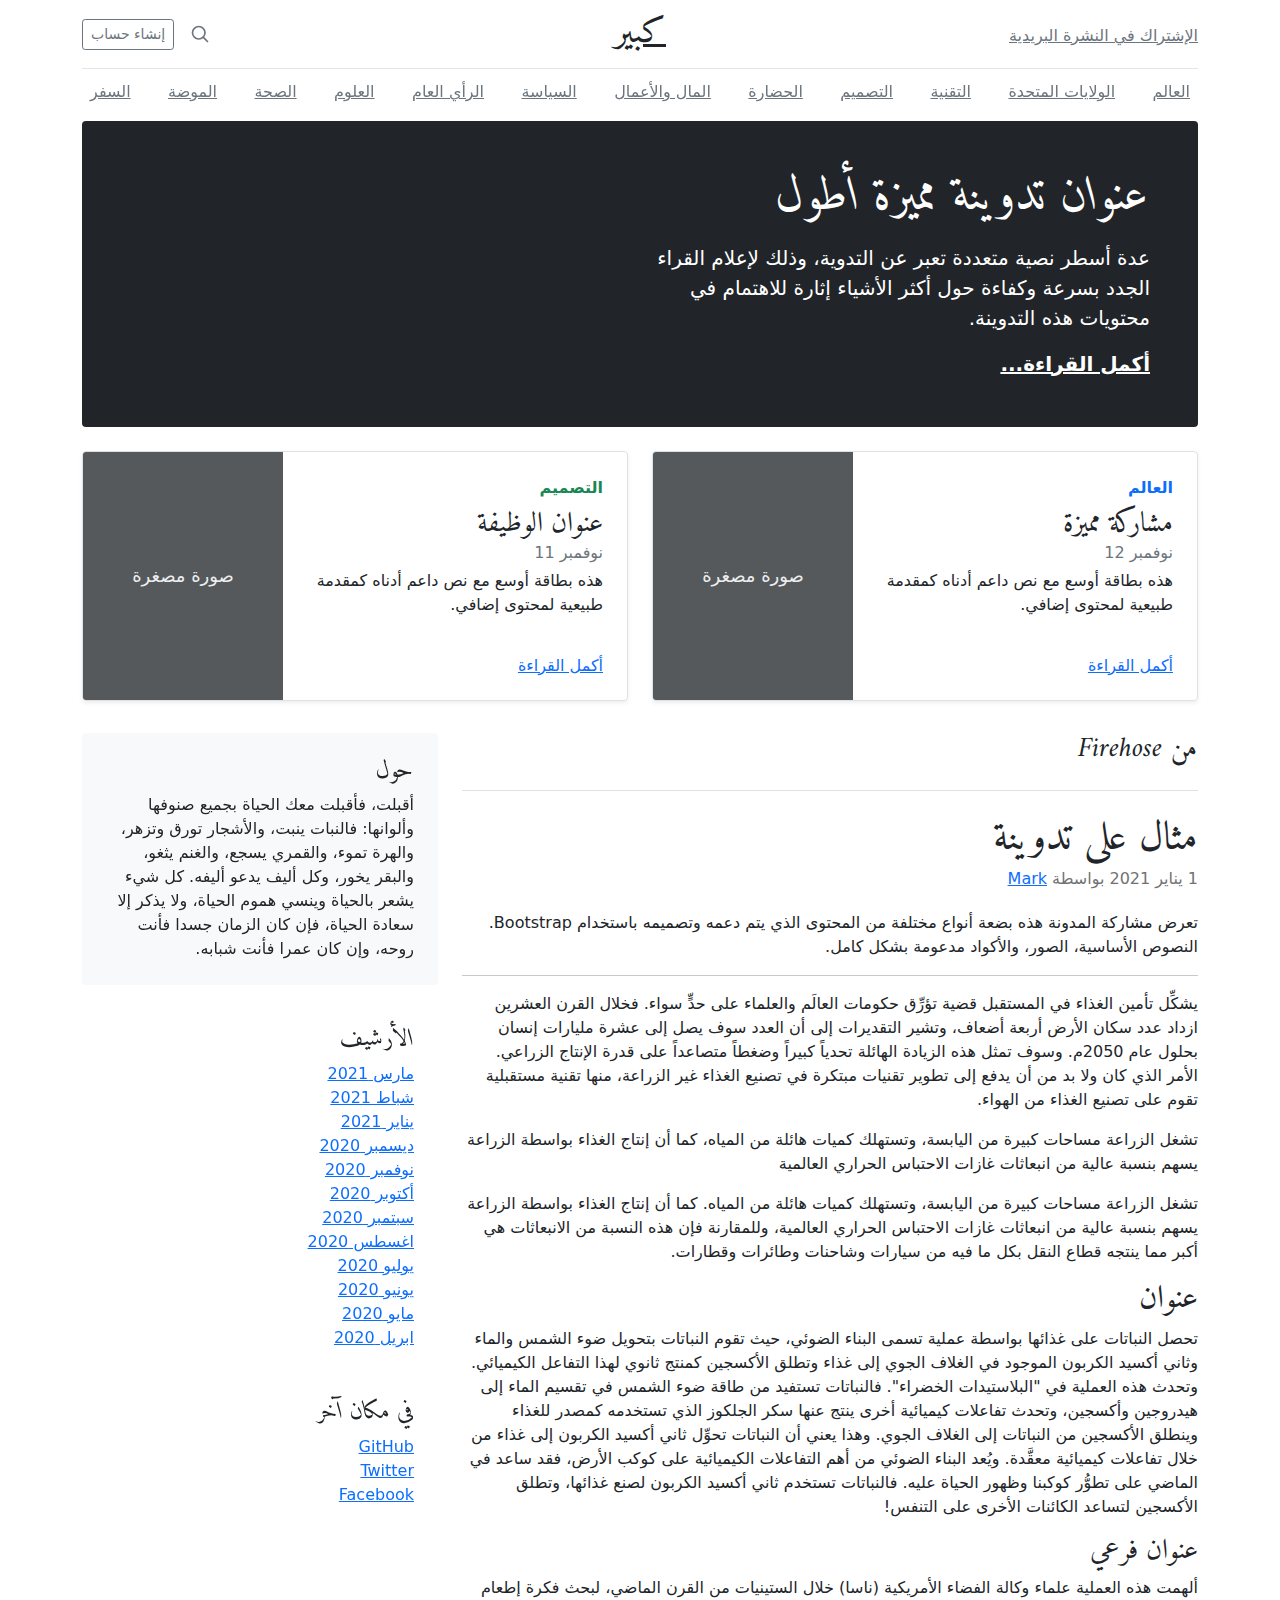
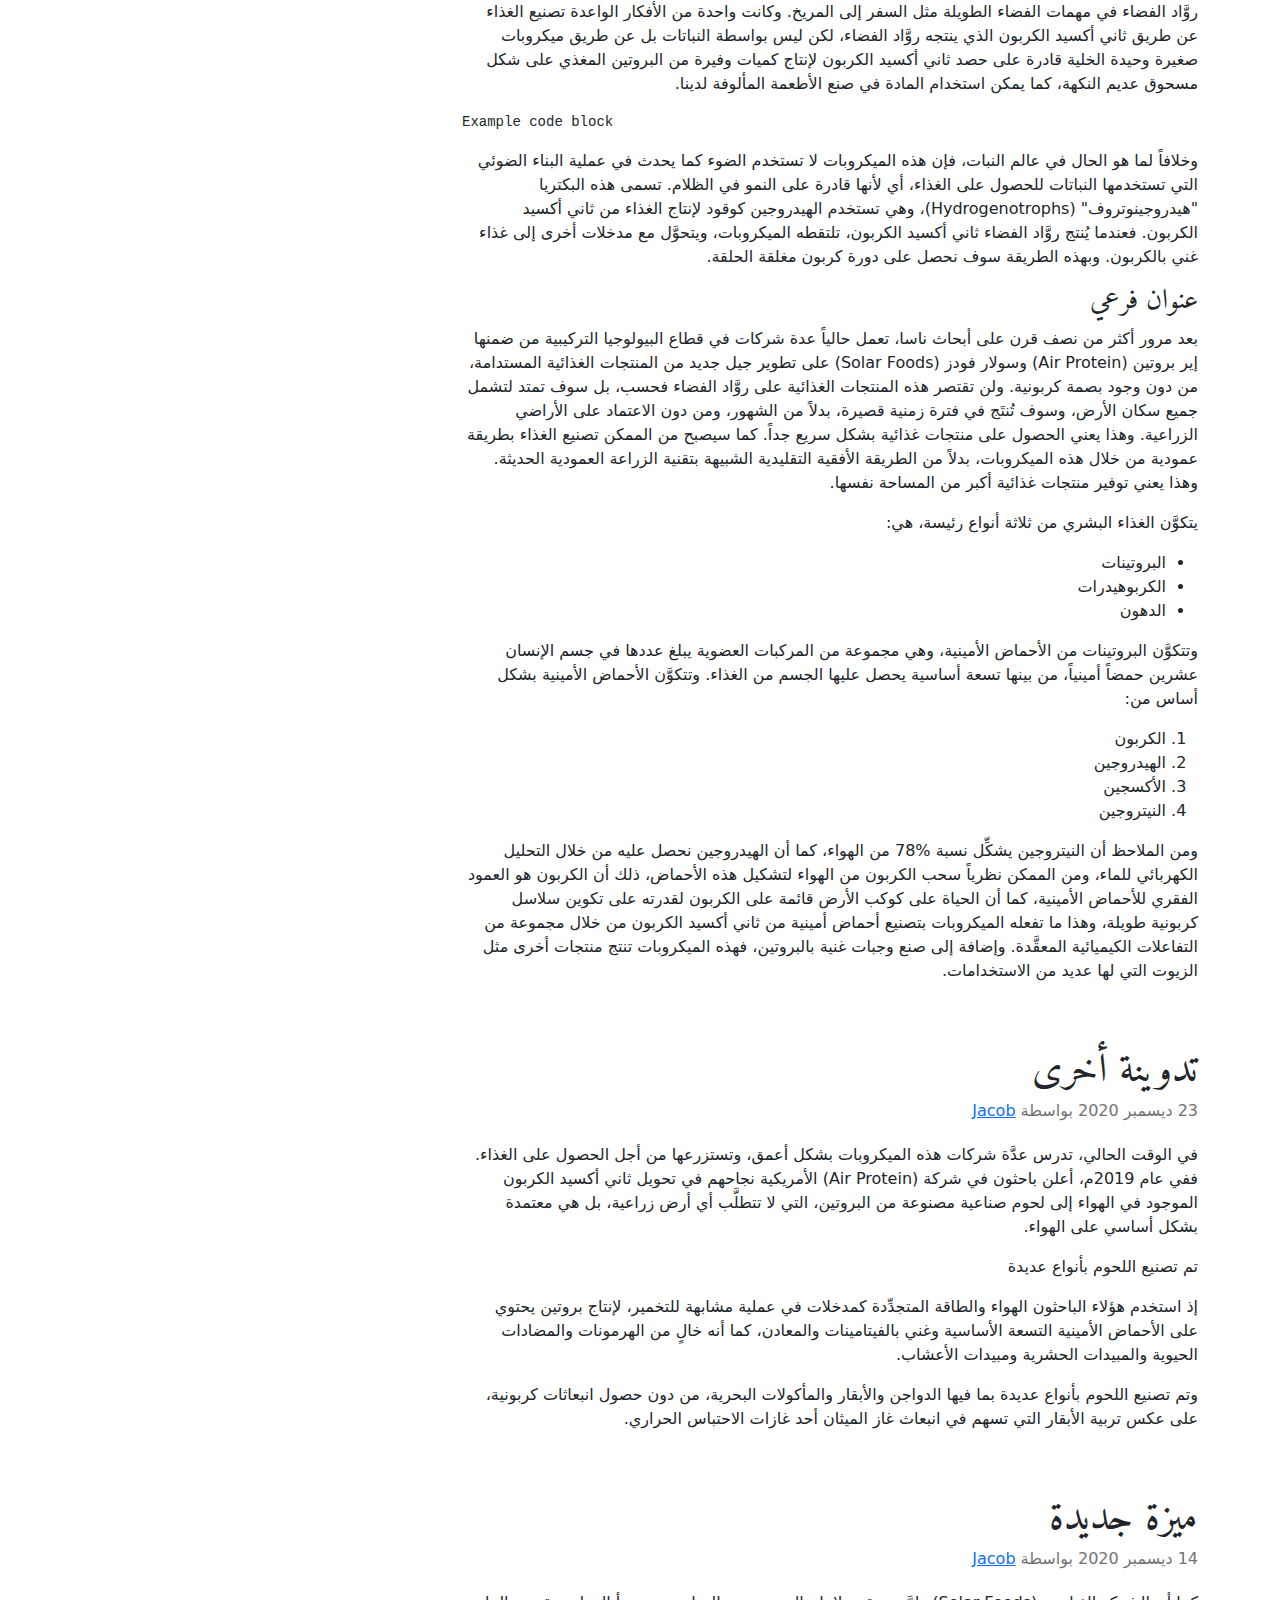
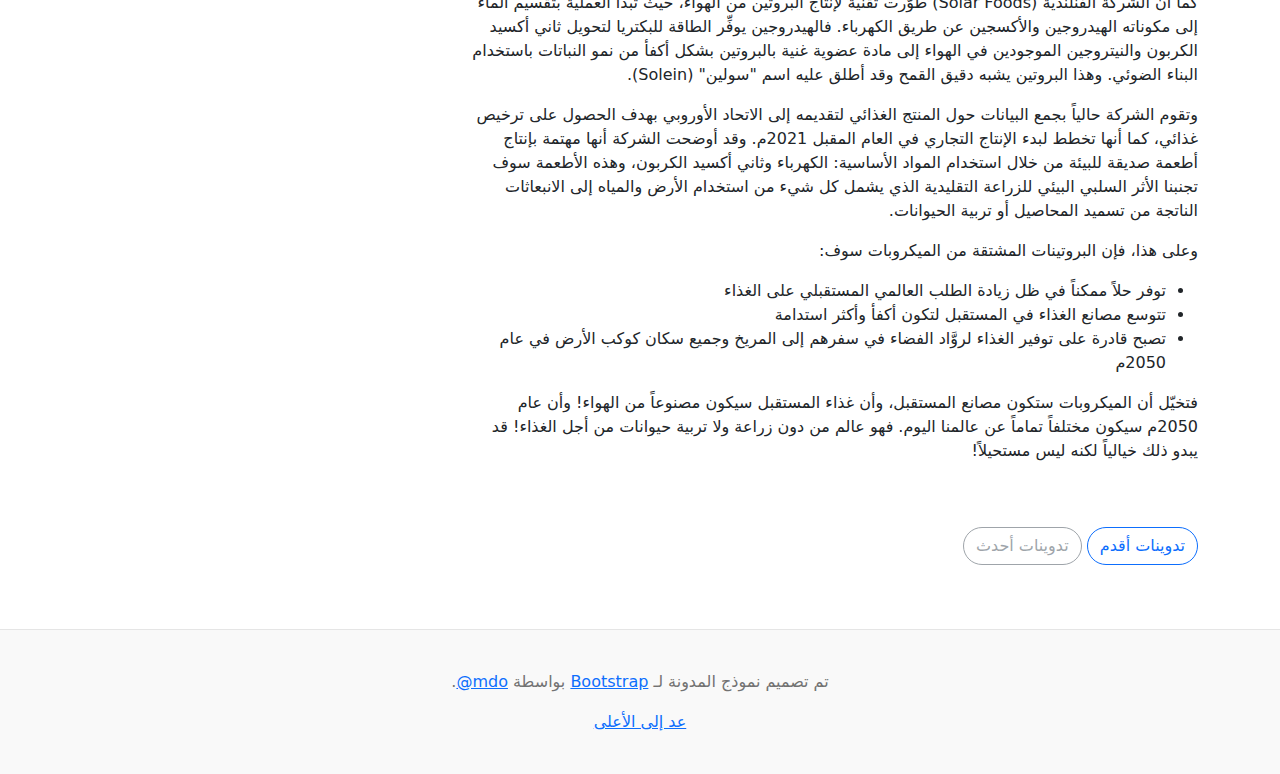
<file: page5/Style/Style/bootstrap/blog-rtl/index.html>
<!doctype html>
<html lang="ar" dir="rtl">
  <head>
    <meta charset="utf-8">
    <meta name="viewport" content="width=device-width, initial-scale=1">
    <meta name="description" content="">
    <meta name="author" content="Mark Otto, Jacob Thornton, and Bootstrap contributors">
    <meta name="generator" content="Hugo 0.88.1">
    <title>قالب المدونة · Bootstrap v5.1</title>

    <link rel="canonical" href="https://getbootstrap.com/docs/5.1/examples/blog-rtl/">

    

    <!-- Bootstrap core CSS -->
<link href="../assets/dist/css/bootstrap.rtl.min.css" rel="stylesheet">

    <style>
      .bd-placeholder-img {
        font-size: 1.125rem;
        text-anchor: middle;
        -webkit-user-select: none;
        -moz-user-select: none;
        user-select: none;
      }

      @media (min-width: 768px) {
        .bd-placeholder-img-lg {
          font-size: 3.5rem;
        }
      }
    </style>

    
    <!-- Custom styles for this template -->
    <link href="https://fonts.googleapis.com/css?family=Amiri:wght@400;700&amp;display=swap" rel="stylesheet">
    <!-- Custom styles for this template -->
    <link href="../blog/blog.rtl.css" rel="stylesheet">
  </head>
  <body>
    
<div class="container">
  <header class="blog-header py-3">
    <div class="row flex-nowrap justify-content-between align-items-center">
      <div class="col-4 pt-1">
        <a class="link-secondary" href="#">الإشتراك في النشرة البريدية</a>
      </div>
      <div class="col-4 text-center">
        <a class="blog-header-logo text-dark" href="#">كبير</a>
      </div>
      <div class="col-4 d-flex justify-content-end align-items-center">
        <a class="link-secondary" href="#" aria-label="بحث">
          <svg xmlns="http://www.w3.org/2000/svg" width="20" height="20" fill="none" stroke="currentColor" stroke-linecap="round" stroke-linejoin="round" stroke-width="2" class="mx-3" role="img" viewBox="0 0 24 24"><title>بحث</title><circle cx="10.5" cy="10.5" r="7.5"/><path d="M21 21l-5.2-5.2"/></svg>
        </a>
        <a class="btn btn-sm btn-outline-secondary" href="#">إنشاء حساب</a>
      </div>
    </div>
  </header>

  <div class="nav-scroller py-1 mb-2">
    <nav class="nav d-flex justify-content-between">
      <a class="p-2 link-secondary" href="#">العالم</a>
      <a class="p-2 link-secondary" href="#">الولايات المتحدة</a>
      <a class="p-2 link-secondary" href="#">التقنية</a>
      <a class="p-2 link-secondary" href="#">التصميم</a>
      <a class="p-2 link-secondary" href="#">الحضارة</a>
      <a class="p-2 link-secondary" href="#">المال والأعمال</a>
      <a class="p-2 link-secondary" href="#">السياسة</a>
      <a class="p-2 link-secondary" href="#">الرأي العام</a>
      <a class="p-2 link-secondary" href="#">العلوم</a>
      <a class="p-2 link-secondary" href="#">الصحة</a>
      <a class="p-2 link-secondary" href="#">الموضة</a>
      <a class="p-2 link-secondary" href="#">السفر</a>
    </nav>
  </div>
</div>

<main class="container">
  <div class="p-4 p-md-5 mb-4 text-white rounded bg-dark">
    <div class="col-md-6 px-0">
      <h1 class="display-4 fst-italic">عنوان تدوينة مميزة أطول</h1>
      <p class="lead my-3">عدة أسطر نصية متعددة تعبر عن التدوية، وذلك لإعلام القراء الجدد بسرعة وكفاءة حول أكثر الأشياء إثارة للاهتمام في محتويات هذه التدوينة.</p>
      <p class="lead mb-0"><a href="#" class="text-white fw-bold">أكمل القراءة...</a></p>
    </div>
  </div>

  <div class="row mb-2">
    <div class="col-md-6">
      <div class="row g-0 border rounded overflow-hidden flex-md-row mb-4 shadow-sm h-md-250 position-relative">
        <div class="col p-4 d-flex flex-column position-static">
          <strong class="d-inline-block mb-2 text-primary">العالم</strong>
          <h3 class="mb-0">مشاركة مميزة</h3>
          <div class="mb-1 text-muted">نوفمبر 12</div>
          <p class="card-text mb-auto">هذه بطاقة أوسع مع نص داعم أدناه كمقدمة طبيعية لمحتوى إضافي.</p>
          <a href="#" class="stretched-link">أكمل القراءة</a>
        </div>
        <div class="col-auto d-none d-lg-block">
          <svg class="bd-placeholder-img" width="200" height="250" xmlns="http://www.w3.org/2000/svg" role="img" aria-label="Placeholder: صورة مصغرة" preserveAspectRatio="xMidYMid slice" focusable="false"><title>Placeholder</title><rect width="100%" height="100%" fill="#55595c"/><text x="50%" y="50%" fill="#eceeef" dy=".3em">صورة مصغرة</text></svg>

        </div>
      </div>
    </div>
    <div class="col-md-6">
      <div class="row g-0 border rounded overflow-hidden flex-md-row mb-4 shadow-sm h-md-250 position-relative">
        <div class="col p-4 d-flex flex-column position-static">
          <strong class="d-inline-block mb-2 text-success">التصميم</strong>
          <h3 class="mb-0">عنوان الوظيفة</h3>
          <div class="mb-1 text-muted">نوفمبر 11</div>
          <p class="mb-auto">هذه بطاقة أوسع مع نص داعم أدناه كمقدمة طبيعية لمحتوى إضافي.</p>
          <a href="#" class="stretched-link">أكمل القراءة</a>
        </div>
        <div class="col-auto d-none d-lg-block">
          <svg class="bd-placeholder-img" width="200" height="250" xmlns="http://www.w3.org/2000/svg" role="img" aria-label="Placeholder: صورة مصغرة" preserveAspectRatio="xMidYMid slice" focusable="false"><title>Placeholder</title><rect width="100%" height="100%" fill="#55595c"/><text x="50%" y="50%" fill="#eceeef" dy=".3em">صورة مصغرة</text></svg>

        </div>
      </div>
    </div>
  </div>

  <div class="row">
    <div class="col-md-8">
      <h3 class="pb-4 mb-4 fst-italic border-bottom">
        من Firehose
      </h3>

      <article class="blog-post">
        <h2 class="blog-post-title">مثال على تدوينة</h2>
        <p class="blog-post-meta">1 يناير 2021 بواسطة <a href="#"> Mark </a></p>

        <p>تعرض مشاركة المدونة هذه بضعة أنواع مختلفة من المحتوى الذي يتم دعمه وتصميمه باستخدام Bootstrap. النصوص الأساسية، الصور، والأكواد مدعومة بشكل كامل.</p>
        <hr>
        <p>يشكِّل تأمين الغذاء في المستقبل قضية تؤرِّق حكومات العالَم والعلماء على حدٍّ سواء. فخلال القرن العشرين ازداد عدد سكان الأرض أربعة أضعاف، وتشير التقديرات إلى أن العدد سوف يصل إلى عشرة مليارات إنسان بحلول عام 2050م. وسوف تمثل هذه الزيادة الهائلة تحدياً كبيراً وضغطاً متصاعداً على قدرة الإنتاج الزراعي. الأمر الذي كان ولا بد من أن يدفع إلى تطوير تقنيات مبتكرة في تصنيع الغذاء غير الزراعة، منها تقنية مستقبلية تقوم على تصنيع الغذاء من الهواء.</p>
        <blockquote>
          <p>تشغل الزراعة مساحات كبيرة من اليابسة، وتستهلك كميات هائلة من المياه، كما أن إنتاج الغذاء بواسطة الزراعة يسهم بنسبة عالية من انبعاثات غازات الاحتباس الحراري العالمية</p>
        </blockquote>
        <p>تشغل الزراعة مساحات كبيرة من اليابسة، وتستهلك كميات هائلة من المياه. كما أن إنتاج الغذاء بواسطة الزراعة يسهم بنسبة عالية من انبعاثات غازات الاحتباس الحراري العالمية، وللمقارنة فإن هذه النسبة من الانبعاثات هي أكبر مما ينتجه قطاع النقل بكل ما فيه من سيارات وشاحنات وطائرات وقطارات.</p>
        <h2>عنوان</h2>
        <p>تحصل النباتات على غذائها بواسطة عملية تسمى البناء الضوئي، حيث تقوم النباتات بتحويل ضوء الشمس والماء وثاني أكسيد الكربون الموجود في الغلاف الجوي إلى غذاء وتطلق الأكسجين كمنتج ثانوي لهذا التفاعل الكيميائي. وتحدث هذه العملية في "البلاستيدات الخضراء". فالنباتات تستفيد من طاقة ضوء الشمس في تقسيم الماء إلى هيدروجين وأكسجين، وتحدث تفاعلات كيميائية أخرى ينتج عنها سكر الجلكوز الذي تستخدمه كمصدر للغذاء وينطلق الأكسجين من النباتات إلى الغلاف الجوي. وهذا يعني أن النباتات تحوِّل ثاني أكسيد الكربون إلى غذاء من خلال تفاعلات كيميائية معقَّدة. ويُعد البناء الضوئي من أهم التفاعلات الكيميائية على كوكب الأرض، فقد ساعد في الماضي على تطوُّر كوكبنا وظهور الحياة عليه. فالنباتات تستخدم ثاني أكسيد الكربون لصنع غذائها، وتطلق الأكسجين لتساعد الكائنات الأخرى على التنفس!</p>
        <h3>عنوان فرعي</h3>
        <p>ألهمت هذه العملية علماء وكالة الفضاء الأمريكية (ناسا) خلال الستينيات من القرن الماضي، لبحث فكرة إطعام روَّاد الفضاء في مهمات الفضاء الطويلة مثل السفر إلى المريخ. وكانت واحدة من الأفكار الواعدة تصنيع الغذاء عن طريق ثاني أكسيد الكربون الذي ينتجه روَّاد الفضاء، لكن ليس بواسطة النباتات بل عن طريق ميكروبات صغيرة وحيدة الخلية قادرة على حصد ثاني أكسيد الكربون لإنتاج كميات وفيرة من البروتين المغذي على شكل مسحوق عديم النكهة، كما يمكن استخدام المادة في صنع الأطعمة المألوفة لدينا.</p>
        <pre><code>Example code block</code></pre>
        <p>وخلافاً لما هو الحال في عالم النبات، فإن هذه الميكروبات لا تستخدم الضوء كما يحدث في عملية البناء الضوئي التي تستخدمها النباتات للحصول على الغذاء، أي لأنها قادرة على النمو في الظلام. تسمى هذه البكتريا "هيدروجينوتروف" (Hydrogenotrophs)، وهي تستخدم الهيدروجين كوقود لإنتاج الغذاء من ثاني أكسيد الكربون. فعندما يُنتج روَّاد الفضاء ثاني أكسيد الكربون، تلتقطه الميكروبات، ويتحوَّل مع مدخلات أخرى إلى غذاء غني بالكربون. وبهذه الطريقة سوف نحصل على دورة كربون مغلقة الحلقة.</p>
        <h3>عنوان فرعي</h3>
        <p>بعد مرور أكثر من نصف قرن على أبحاث ناسا، تعمل حالياً عدة شركات في قطاع البيولوجيا التركيبية من ضمنها إير بروتين (Air Protein) وسولار فودز (Solar Foods) على تطوير جيل جديد من المنتجات الغذائية المستدامة، من دون وجود بصمة كربونية. ولن تقتصر هذه المنتجات الغذائية على روَّاد الفضاء فحسب، بل سوف تمتد لتشمل جميع سكان الأرض، وسوف تُنتَج في فترة زمنية قصيرة، بدلاً من الشهور، ومن دون الاعتماد على الأراضي الزراعية. وهذا يعني الحصول على منتجات غذائية بشكل سريع جداً. كما سيصبح من الممكن تصنيع الغذاء بطريقة عمودية من خلال هذه الميكروبات، بدلاً من الطريقة الأفقية التقليدية الشبيهة بتقنية الزراعة العمودية الحديثة. وهذا يعني توفير منتجات غذائية أكبر من المساحة نفسها.</p>
        <p>يتكوَّن الغذاء البشري من ثلاثة أنواع رئيسة، هي:</p>
        <ul>
          <li>البروتينات</li>
          <li>الكربوهيدرات</li>
          <li>الدهون</li>
        </ul>
        <p>وتتكوَّن البروتينات من الأحماض الأمينية، وهي مجموعة من المركبات العضوية يبلغ عددها في جسم الإنسان عشرين حمضاً أمينياً، من بينها تسعة أساسية يحصل عليها الجسم من الغذاء. وتتكوَّن الأحماض الأمينية بشكل أساس من:</p>
        <ol>
          <li>الكربون</li>
          <li>الهيدروجين</li>
          <li>الأكسجين</li>
          <li>النيتروجين</li>
        </ol>
        <p>ومن الملاحظ أن النيتروجين يشكِّل نسبة %78 من الهواء، كما أن الهيدروجين نحصل عليه من خلال التحليل الكهربائي للماء، ومن الممكن نظرياً سحب الكربون من الهواء لتشكيل هذه الأحماض، ذلك أن الكربون هو العمود الفقري للأحماض الأمينية، كما أن الحياة على كوكب الأرض قائمة على الكربون لقدرته على تكوين سلاسل كربونية طويلة، وهذا ما تفعله الميكروبات بتصنيع أحماض أمينية من ثاني أكسيد الكربون من خلال مجموعة من التفاعلات الكيميائية المعقَّدة. وإضافة إلى صنع وجبات غنية بالبروتين، فهذه الميكروبات تنتج منتجات أخرى مثل الزيوت التي لها عديد من الاستخدامات.</p>
      </article>

      <article class="blog-post">
        <h2 class="blog-post-title">تدوينة أخرى</h2>
        <p class="blog-post-meta">23 ديسمبر 2020 بواسطة <a href="#">Jacob</a></p>

        <p>في الوقت الحالي، تدرس عدَّة شركات هذه الميكروبات بشكل أعمق، وتستزرعها من أجل الحصول على الغذاء. ففي عام 2019م، أعلن باحثون في شركة (Air Protein) الأمريكية نجاحهم في تحويل ثاني أكسيد الكربون الموجود في الهواء إلى لحوم صناعية مصنوعة من البروتين، التي لا تتطلَّب أي أرض زراعية، بل هي معتمدة بشكل أساسي على الهواء.</p>
        <blockquote>
          <p>تم تصنيع اللحوم بأنواع عديدة</p>
        </blockquote>
        <p>إذ استخدم هؤلاء الباحثون الهواء والطاقة المتجدِّدة كمدخلات في عملية مشابهة للتخمير، لإنتاج بروتين يحتوي على الأحماض الأمينية التسعة الأساسية وغني بالفيتامينات والمعادن، كما أنه خالٍ من الهرمونات والمضادات الحيوية والمبيدات الحشرية ومبيدات الأعشاب.</p>
        <p> وتم تصنيع اللحوم بأنواع عديدة بما فيها الدواجن والأبقار والمأكولات البحرية، من دون حصول انبعاثات كربونية، على عكس تربية الأبقار التي تسهم في انبعاث غاز الميثان أحد غازات الاحتباس الحراري.</p>
      </article>

      <article class="blog-post">
        <h2 class="blog-post-title">ميزة جديدة</h2>
        <p class="blog-post-meta">14 ديسمبر 2020 بواسطة <a href="#">Jacob</a></p>

        <p>كما أن الشركة الفنلندية (Solar Foods) طوَّرت تقنية لإنتاج البروتين من الهواء، حيث تبدأ العملية بتقسيم الماء إلى مكوناته الهيدروجين والأكسجين عن طريق الكهرباء. فالهيدروجين يوفِّر الطاقة للبكتريا لتحويل ثاني أكسيد الكربون والنيتروجين الموجودين في الهواء إلى مادة عضوية غنية بالبروتين بشكل أكفأ من نمو النباتات باستخدام البناء الضوئي. وهذا البروتين يشبه دقيق القمح وقد أطلق عليه اسم "سولين" (Solein).</p>
        <p>وتقوم الشركة حالياً بجمع البيانات حول المنتج الغذائي لتقديمه إلى الاتحاد الأوروبي بهدف الحصول على ترخيص غذائي، كما أنها تخطط لبدء الإنتاج التجاري في العام المقبل 2021م. وقد أوضحت الشركة أنها مهتمة بإنتاج أطعمة صديقة للبيئة من خلال استخدام المواد الأساسية: الكهرباء وثاني أكسيد الكربون، وهذه الأطعمة سوف تجنبنا الأثر السلبي البيئي للزراعة التقليدية الذي يشمل كل شيء من استخدام الأرض والمياه إلى الانبعاثات الناتجة من تسميد المحاصيل أو تربية الحيوانات.</p>
        <p>وعلى هذا، فإن البروتينات المشتقة من الميكروبات سوف:</p>
        <ul>
          <li>توفر حلاً ممكناً في ظل زيادة الطلب العالمي المستقبلي على الغذاء</li>
          <li>تتوسع مصانع الغذاء في المستقبل لتكون أكفأ وأكثر استدامة</li>
          <li>تصبح قادرة على توفير الغذاء لروَّاد الفضاء في سفرهم إلى المريخ وجميع سكان كوكب الأرض في عام 2050م</li>
        </ul>
        <p>فتخيّل أن الميكروبات ستكون مصانع المستقبل، وأن غذاء المستقبل سيكون مصنوعاً من الهواء! وأن عام 2050م سيكون مختلفاً تماماً عن عالمنا اليوم. فهو عالم من دون زراعة ولا تربية حيوانات من أجل الغذاء! قد يبدو ذلك خيالياً لكنه ليس مستحيلاً!</p>
      </article>

      <nav class="blog-pagination" aria-label="Pagination">
        <a class="btn btn-outline-primary" href="#">تدوينات أقدم</a>
        <a class="btn btn-outline-secondary disabled">تدوينات أحدث</a>
      </nav>

    </div>

    <div class="col-md-4">
      <div class="position-sticky" style="top: 2rem;">
        <div class="p-4 mb-3 bg-light rounded">
          <h4 class="fst-italic">حول</h4>
          <p class="mb-0">أقبلت، فأقبلت معك الحياة بجميع صنوفها وألوانها: فالنبات ينبت، والأشجار تورق وتزهر، والهرة تموء، والقمري يسجع، والغنم يثغو، والبقر يخور، وكل أليف يدعو أليفه. كل شيء يشعر بالحياة وينسي هموم الحياة، ولا يذكر إلا سعادة الحياة، فإن كان الزمان جسدا فأنت روحه، وإن كان عمرا فأنت شبابه.</p>
        </div>

        <div class="p-4">
          <h4 class="fst-italic">الأرشيف</h4>
          <ol class="list-unstyled mb-0">
            <li><a href="#">مارس 2021</a></li>
            <li><a href="#">شباط 2021</a></li>
            <li><a href="#">يناير 2021</a></li>
            <li><a href="#">ديسمبر 2020</a></li>
            <li><a href="#">نوفمبر 2020</a></li>
            <li><a href="#">أكتوبر 2020</a></li>
            <li><a href="#">سبتمبر 2020</a></li>
            <li><a href="#">اغسطس 2020</a></li>
            <li><a href="#">يوليو 2020</a></li>
            <li><a href="#">يونيو 2020</a></li>
            <li><a href="#">مايو 2020</a></li>
            <li><a href="#">ابريل 2020</a></li>
          </ol>
        </div>

        <div class="p-4">
          <h4 class="fst-italic">في مكان آخر</h4>
          <ol class="list-unstyled">
            <li><a href="#">GitHub</a></li>
            <li><a href="#">Twitter</a></li>
            <li><a href="#">Facebook</a></li>
          </ol>
        </div>
      </div>
    </div>
  </div>

</main>

<footer class="blog-footer">
  <p>تم تصميم نموذج المدونة لـ <a href="https://getbootstrap.com/">Bootstrap</a> بواسطة <a href="https://twitter.com/mdo"><bdi lang="en" dir="ltr">@mdo</bdi></a>.</p>
  <p>
    <a href="#">عد إلى الأعلى</a>
  </p>
</footer>


    
  </body>
</html>
</file>
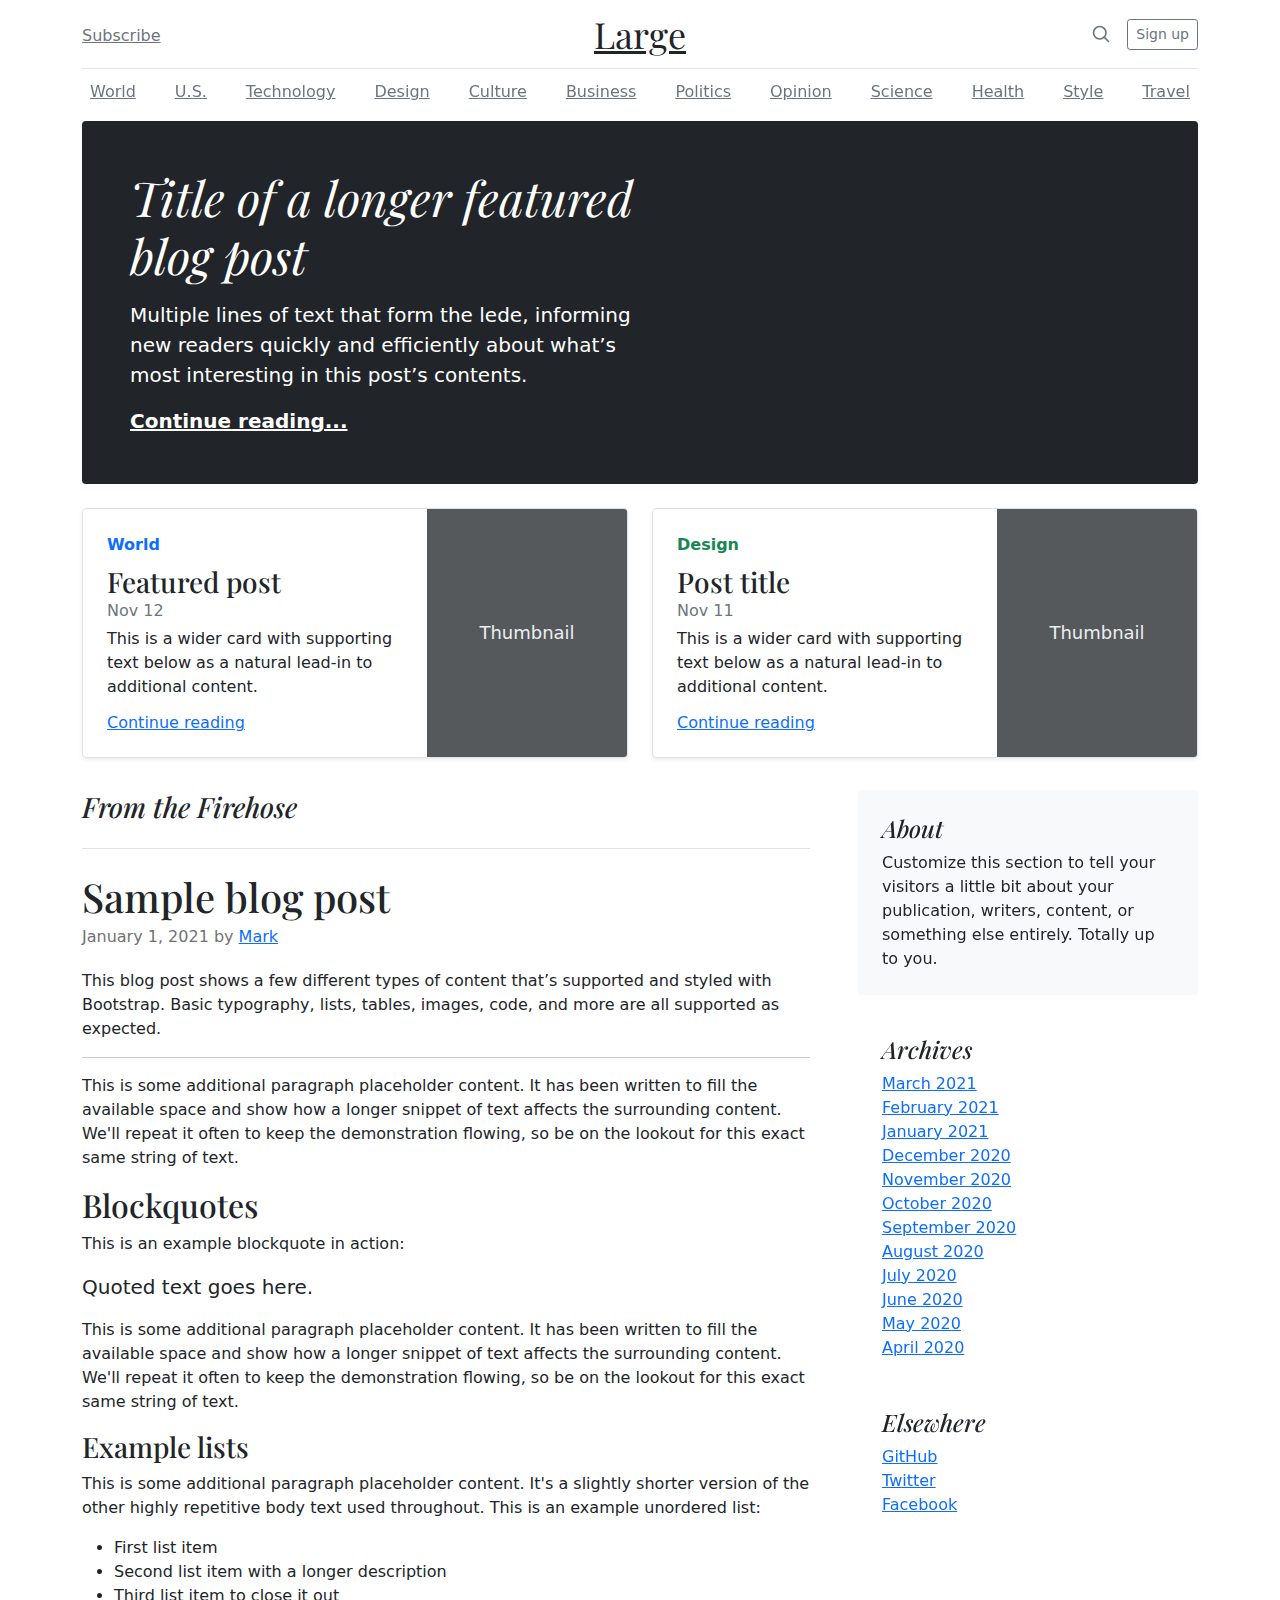
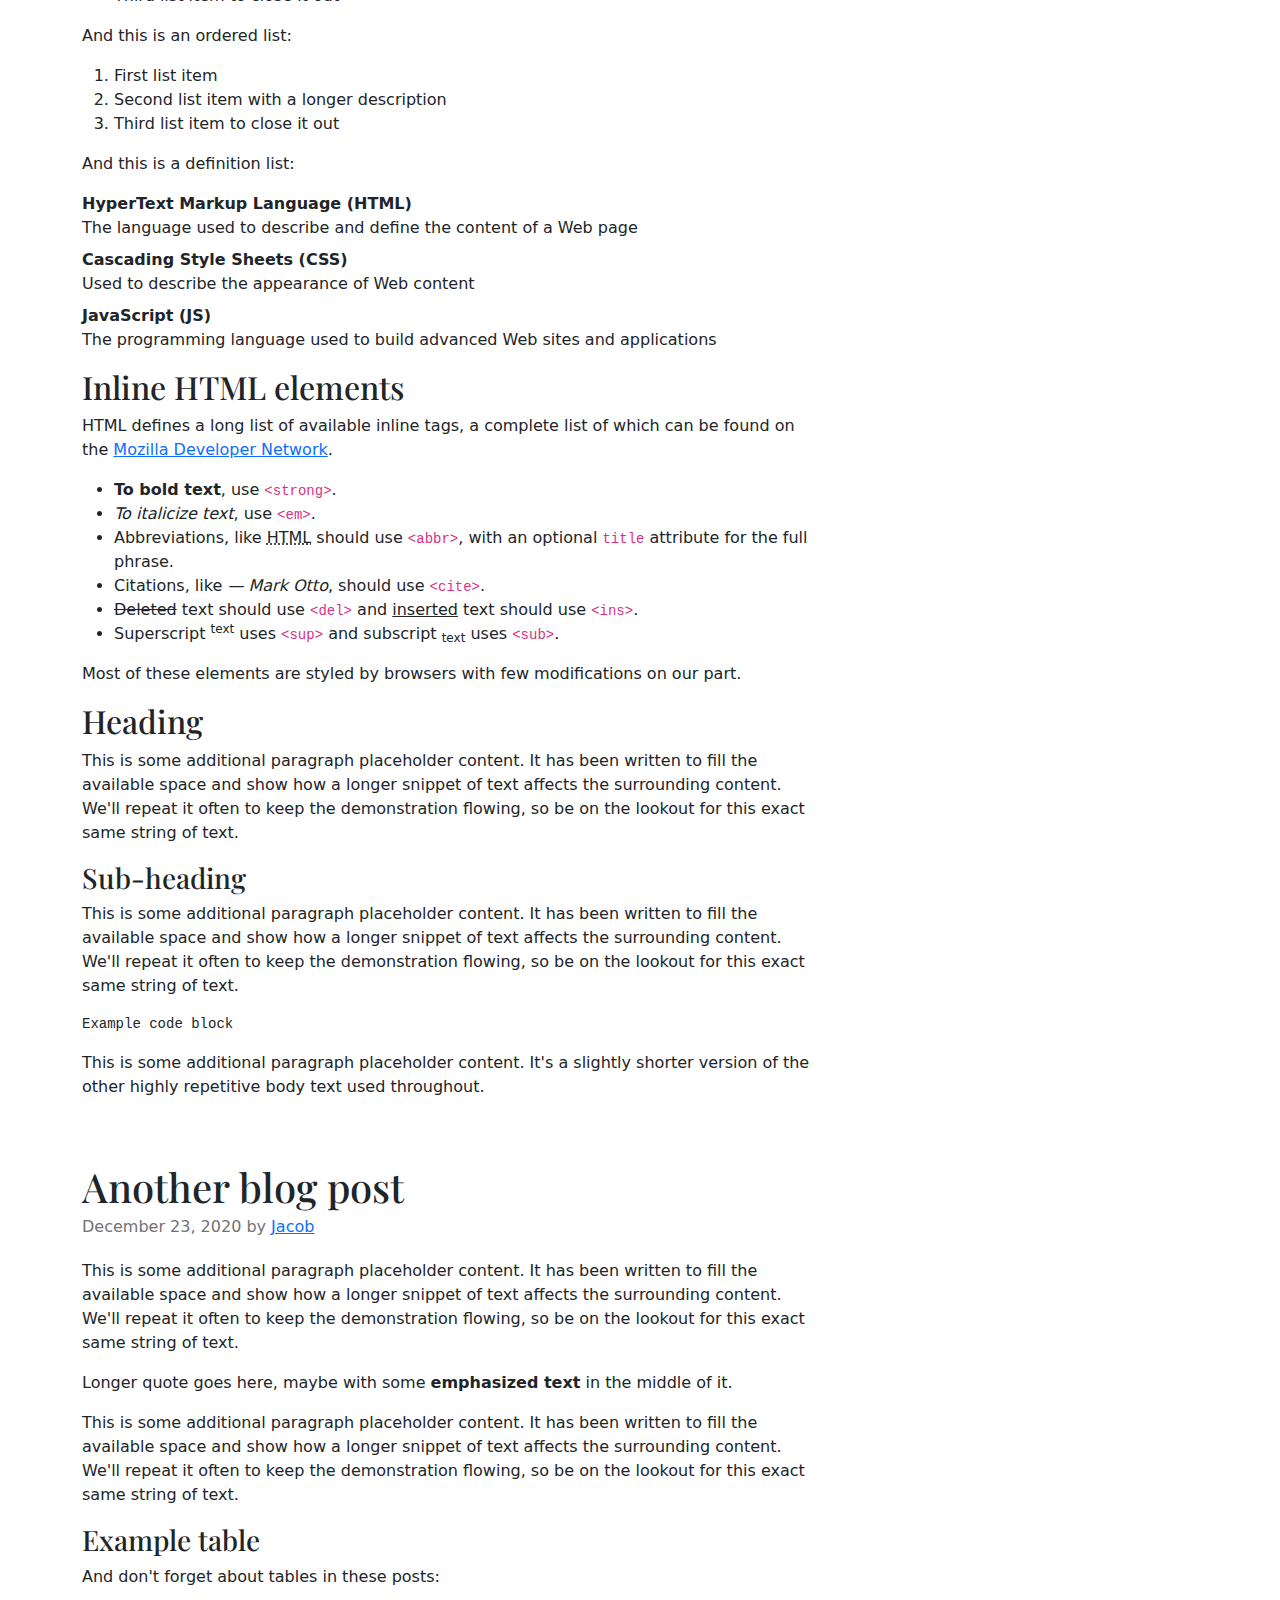
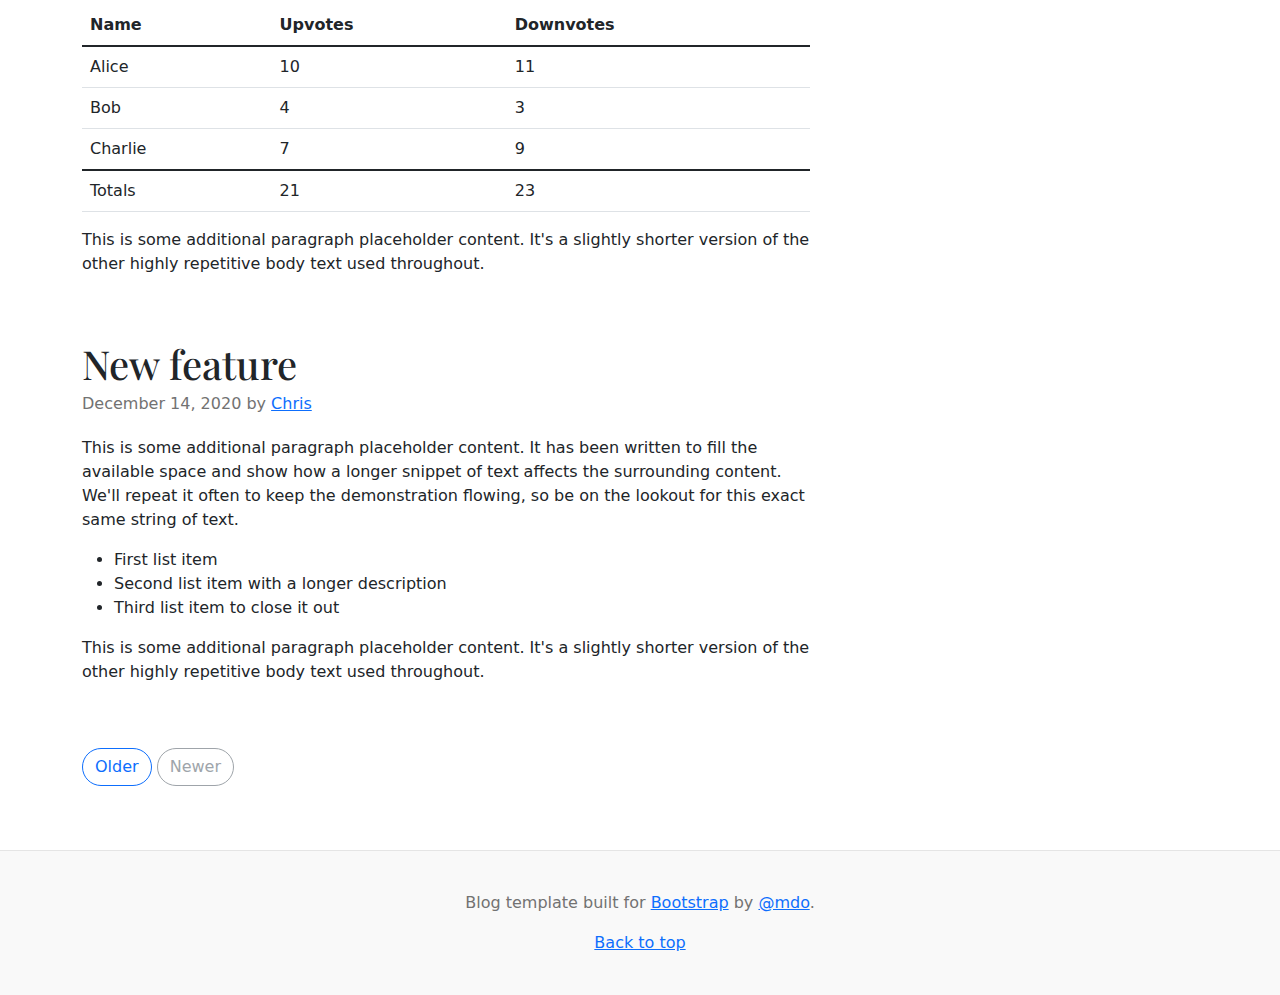
<file: page5/Style/Style/bootstrap/blog/index.html>
<!doctype html>
<html lang="en">
  <head>
    <meta charset="utf-8">
    <meta name="viewport" content="width=device-width, initial-scale=1">
    <meta name="description" content="">
    <meta name="author" content="Mark Otto, Jacob Thornton, and Bootstrap contributors">
    <meta name="generator" content="Hugo 0.88.1">
    <title>Blog Template · Bootstrap v5.1</title>

    <link rel="canonical" href="https://getbootstrap.com/docs/5.1/examples/blog/">

    

    <!-- Bootstrap core CSS -->
<link href="../assets/dist/css/bootstrap.min.css" rel="stylesheet">

    <style>
      .bd-placeholder-img {
        font-size: 1.125rem;
        text-anchor: middle;
        -webkit-user-select: none;
        -moz-user-select: none;
        user-select: none;
      }

      @media (min-width: 768px) {
        .bd-placeholder-img-lg {
          font-size: 3.5rem;
        }
      }
    </style>

    
    <!-- Custom styles for this template -->
    <link href="https://fonts.googleapis.com/css?family=Playfair&#43;Display:700,900&amp;display=swap" rel="stylesheet">
    <!-- Custom styles for this template -->
    <link href="blog.css" rel="stylesheet">
  </head>
  <body>
    
<div class="container">
  <header class="blog-header py-3">
    <div class="row flex-nowrap justify-content-between align-items-center">
      <div class="col-4 pt-1">
        <a class="link-secondary" href="#">Subscribe</a>
      </div>
      <div class="col-4 text-center">
        <a class="blog-header-logo text-dark" href="#">Large</a>
      </div>
      <div class="col-4 d-flex justify-content-end align-items-center">
        <a class="link-secondary" href="#" aria-label="Search">
          <svg xmlns="http://www.w3.org/2000/svg" width="20" height="20" fill="none" stroke="currentColor" stroke-linecap="round" stroke-linejoin="round" stroke-width="2" class="mx-3" role="img" viewBox="0 0 24 24"><title>Search</title><circle cx="10.5" cy="10.5" r="7.5"/><path d="M21 21l-5.2-5.2"/></svg>
        </a>
        <a class="btn btn-sm btn-outline-secondary" href="#">Sign up</a>
      </div>
    </div>
  </header>

  <div class="nav-scroller py-1 mb-2">
    <nav class="nav d-flex justify-content-between">
      <a class="p-2 link-secondary" href="#">World</a>
      <a class="p-2 link-secondary" href="#">U.S.</a>
      <a class="p-2 link-secondary" href="#">Technology</a>
      <a class="p-2 link-secondary" href="#">Design</a>
      <a class="p-2 link-secondary" href="#">Culture</a>
      <a class="p-2 link-secondary" href="#">Business</a>
      <a class="p-2 link-secondary" href="#">Politics</a>
      <a class="p-2 link-secondary" href="#">Opinion</a>
      <a class="p-2 link-secondary" href="#">Science</a>
      <a class="p-2 link-secondary" href="#">Health</a>
      <a class="p-2 link-secondary" href="#">Style</a>
      <a class="p-2 link-secondary" href="#">Travel</a>
    </nav>
  </div>
</div>

<main class="container">
  <div class="p-4 p-md-5 mb-4 text-white rounded bg-dark">
    <div class="col-md-6 px-0">
      <h1 class="display-4 fst-italic">Title of a longer featured blog post</h1>
      <p class="lead my-3">Multiple lines of text that form the lede, informing new readers quickly and efficiently about what’s most interesting in this post’s contents.</p>
      <p class="lead mb-0"><a href="#" class="text-white fw-bold">Continue reading...</a></p>
    </div>
  </div>

  <div class="row mb-2">
    <div class="col-md-6">
      <div class="row g-0 border rounded overflow-hidden flex-md-row mb-4 shadow-sm h-md-250 position-relative">
        <div class="col p-4 d-flex flex-column position-static">
          <strong class="d-inline-block mb-2 text-primary">World</strong>
          <h3 class="mb-0">Featured post</h3>
          <div class="mb-1 text-muted">Nov 12</div>
          <p class="card-text mb-auto">This is a wider card with supporting text below as a natural lead-in to additional content.</p>
          <a href="#" class="stretched-link">Continue reading</a>
        </div>
        <div class="col-auto d-none d-lg-block">
          <svg class="bd-placeholder-img" width="200" height="250" xmlns="http://www.w3.org/2000/svg" role="img" aria-label="Placeholder: Thumbnail" preserveAspectRatio="xMidYMid slice" focusable="false"><title>Placeholder</title><rect width="100%" height="100%" fill="#55595c"/><text x="50%" y="50%" fill="#eceeef" dy=".3em">Thumbnail</text></svg>

        </div>
      </div>
    </div>
    <div class="col-md-6">
      <div class="row g-0 border rounded overflow-hidden flex-md-row mb-4 shadow-sm h-md-250 position-relative">
        <div class="col p-4 d-flex flex-column position-static">
          <strong class="d-inline-block mb-2 text-success">Design</strong>
          <h3 class="mb-0">Post title</h3>
          <div class="mb-1 text-muted">Nov 11</div>
          <p class="mb-auto">This is a wider card with supporting text below as a natural lead-in to additional content.</p>
          <a href="#" class="stretched-link">Continue reading</a>
        </div>
        <div class="col-auto d-none d-lg-block">
          <svg class="bd-placeholder-img" width="200" height="250" xmlns="http://www.w3.org/2000/svg" role="img" aria-label="Placeholder: Thumbnail" preserveAspectRatio="xMidYMid slice" focusable="false"><title>Placeholder</title><rect width="100%" height="100%" fill="#55595c"/><text x="50%" y="50%" fill="#eceeef" dy=".3em">Thumbnail</text></svg>

        </div>
      </div>
    </div>
  </div>

  <div class="row g-5">
    <div class="col-md-8">
      <h3 class="pb-4 mb-4 fst-italic border-bottom">
        From the Firehose
      </h3>

      <article class="blog-post">
        <h2 class="blog-post-title">Sample blog post</h2>
        <p class="blog-post-meta">January 1, 2021 by <a href="#">Mark</a></p>

        <p>This blog post shows a few different types of content that’s supported and styled with Bootstrap. Basic typography, lists, tables, images, code, and more are all supported as expected.</p>
        <hr>
        <p>This is some additional paragraph placeholder content. It has been written to fill the available space and show how a longer snippet of text affects the surrounding content. We'll repeat it often to keep the demonstration flowing, so be on the lookout for this exact same string of text.</p>
        <h2>Blockquotes</h2>
        <p>This is an example blockquote in action:</p>
        <blockquote class="blockquote">
          <p>Quoted text goes here.</p>
        </blockquote>
        <p>This is some additional paragraph placeholder content. It has been written to fill the available space and show how a longer snippet of text affects the surrounding content. We'll repeat it often to keep the demonstration flowing, so be on the lookout for this exact same string of text.</p>
        <h3>Example lists</h3>
        <p>This is some additional paragraph placeholder content. It's a slightly shorter version of the other highly repetitive body text used throughout. This is an example unordered list:</p>
        <ul>
          <li>First list item</li>
          <li>Second list item with a longer description</li>
          <li>Third list item to close it out</li>
        </ul>
        <p>And this is an ordered list:</p>
        <ol>
          <li>First list item</li>
          <li>Second list item with a longer description</li>
          <li>Third list item to close it out</li>
        </ol>
        <p>And this is a definition list:</p>
        <dl>
          <dt>HyperText Markup Language (HTML)</dt>
          <dd>The language used to describe and define the content of a Web page</dd>
          <dt>Cascading Style Sheets (CSS)</dt>
          <dd>Used to describe the appearance of Web content</dd>
          <dt>JavaScript (JS)</dt>
          <dd>The programming language used to build advanced Web sites and applications</dd>
        </dl>
        <h2>Inline HTML elements</h2>
        <p>HTML defines a long list of available inline tags, a complete list of which can be found on the <a href="https://developer.mozilla.org/en-US/docs/Web/HTML/Element">Mozilla Developer Network</a>.</p>
        <ul>
          <li><strong>To bold text</strong>, use <code class="language-plaintext highlighter-rouge">&lt;strong&gt;</code>.</li>
          <li><em>To italicize text</em>, use <code class="language-plaintext highlighter-rouge">&lt;em&gt;</code>.</li>
          <li>Abbreviations, like <abbr title="HyperText Markup Langage">HTML</abbr> should use <code class="language-plaintext highlighter-rouge">&lt;abbr&gt;</code>, with an optional <code class="language-plaintext highlighter-rouge">title</code> attribute for the full phrase.</li>
          <li>Citations, like <cite>— Mark Otto</cite>, should use <code class="language-plaintext highlighter-rouge">&lt;cite&gt;</code>.</li>
          <li><del>Deleted</del> text should use <code class="language-plaintext highlighter-rouge">&lt;del&gt;</code> and <ins>inserted</ins> text should use <code class="language-plaintext highlighter-rouge">&lt;ins&gt;</code>.</li>
          <li>Superscript <sup>text</sup> uses <code class="language-plaintext highlighter-rouge">&lt;sup&gt;</code> and subscript <sub>text</sub> uses <code class="language-plaintext highlighter-rouge">&lt;sub&gt;</code>.</li>
        </ul>
        <p>Most of these elements are styled by browsers with few modifications on our part.</p>
        <h2>Heading</h2>
        <p>This is some additional paragraph placeholder content. It has been written to fill the available space and show how a longer snippet of text affects the surrounding content. We'll repeat it often to keep the demonstration flowing, so be on the lookout for this exact same string of text.</p>
        <h3>Sub-heading</h3>
        <p>This is some additional paragraph placeholder content. It has been written to fill the available space and show how a longer snippet of text affects the surrounding content. We'll repeat it often to keep the demonstration flowing, so be on the lookout for this exact same string of text.</p>
        <pre><code>Example code block</code></pre>
        <p>This is some additional paragraph placeholder content. It's a slightly shorter version of the other highly repetitive body text used throughout.</p>
      </article>

      <article class="blog-post">
        <h2 class="blog-post-title">Another blog post</h2>
        <p class="blog-post-meta">December 23, 2020 by <a href="#">Jacob</a></p>

        <p>This is some additional paragraph placeholder content. It has been written to fill the available space and show how a longer snippet of text affects the surrounding content. We'll repeat it often to keep the demonstration flowing, so be on the lookout for this exact same string of text.</p>
        <blockquote>
          <p>Longer quote goes here, maybe with some <strong>emphasized text</strong> in the middle of it.</p>
        </blockquote>
        <p>This is some additional paragraph placeholder content. It has been written to fill the available space and show how a longer snippet of text affects the surrounding content. We'll repeat it often to keep the demonstration flowing, so be on the lookout for this exact same string of text.</p>
        <h3>Example table</h3>
        <p>And don't forget about tables in these posts:</p>
        <table class="table">
          <thead>
            <tr>
              <th>Name</th>
              <th>Upvotes</th>
              <th>Downvotes</th>
            </tr>
          </thead>
          <tbody>
            <tr>
              <td>Alice</td>
              <td>10</td>
              <td>11</td>
            </tr>
            <tr>
              <td>Bob</td>
              <td>4</td>
              <td>3</td>
            </tr>
            <tr>
              <td>Charlie</td>
              <td>7</td>
              <td>9</td>
            </tr>
          </tbody>
          <tfoot>
            <tr>
              <td>Totals</td>
              <td>21</td>
              <td>23</td>
            </tr>
          </tfoot>
        </table>

        <p>This is some additional paragraph placeholder content. It's a slightly shorter version of the other highly repetitive body text used throughout.</p>
      </article>

      <article class="blog-post">
        <h2 class="blog-post-title">New feature</h2>
        <p class="blog-post-meta">December 14, 2020 by <a href="#">Chris</a></p>

        <p>This is some additional paragraph placeholder content. It has been written to fill the available space and show how a longer snippet of text affects the surrounding content. We'll repeat it often to keep the demonstration flowing, so be on the lookout for this exact same string of text.</p>
        <ul>
          <li>First list item</li>
          <li>Second list item with a longer description</li>
          <li>Third list item to close it out</li>
        </ul>
        <p>This is some additional paragraph placeholder content. It's a slightly shorter version of the other highly repetitive body text used throughout.</p>
      </article>

      <nav class="blog-pagination" aria-label="Pagination">
        <a class="btn btn-outline-primary" href="#">Older</a>
        <a class="btn btn-outline-secondary disabled">Newer</a>
      </nav>

    </div>

    <div class="col-md-4">
      <div class="position-sticky" style="top: 2rem;">
        <div class="p-4 mb-3 bg-light rounded">
          <h4 class="fst-italic">About</h4>
          <p class="mb-0">Customize this section to tell your visitors a little bit about your publication, writers, content, or something else entirely. Totally up to you.</p>
        </div>

        <div class="p-4">
          <h4 class="fst-italic">Archives</h4>
          <ol class="list-unstyled mb-0">
            <li><a href="#">March 2021</a></li>
            <li><a href="#">February 2021</a></li>
            <li><a href="#">January 2021</a></li>
            <li><a href="#">December 2020</a></li>
            <li><a href="#">November 2020</a></li>
            <li><a href="#">October 2020</a></li>
            <li><a href="#">September 2020</a></li>
            <li><a href="#">August 2020</a></li>
            <li><a href="#">July 2020</a></li>
            <li><a href="#">June 2020</a></li>
            <li><a href="#">May 2020</a></li>
            <li><a href="#">April 2020</a></li>
          </ol>
        </div>

        <div class="p-4">
          <h4 class="fst-italic">Elsewhere</h4>
          <ol class="list-unstyled">
            <li><a href="#">GitHub</a></li>
            <li><a href="#">Twitter</a></li>
            <li><a href="#">Facebook</a></li>
          </ol>
        </div>
      </div>
    </div>
  </div>

</main>

<footer class="blog-footer">
  <p>Blog template built for <a href="https://getbootstrap.com/">Bootstrap</a> by <a href="https://twitter.com/mdo">@mdo</a>.</p>
  <p>
    <a href="#">Back to top</a>
  </p>
</footer>


    
  </body>
</html>
</file>
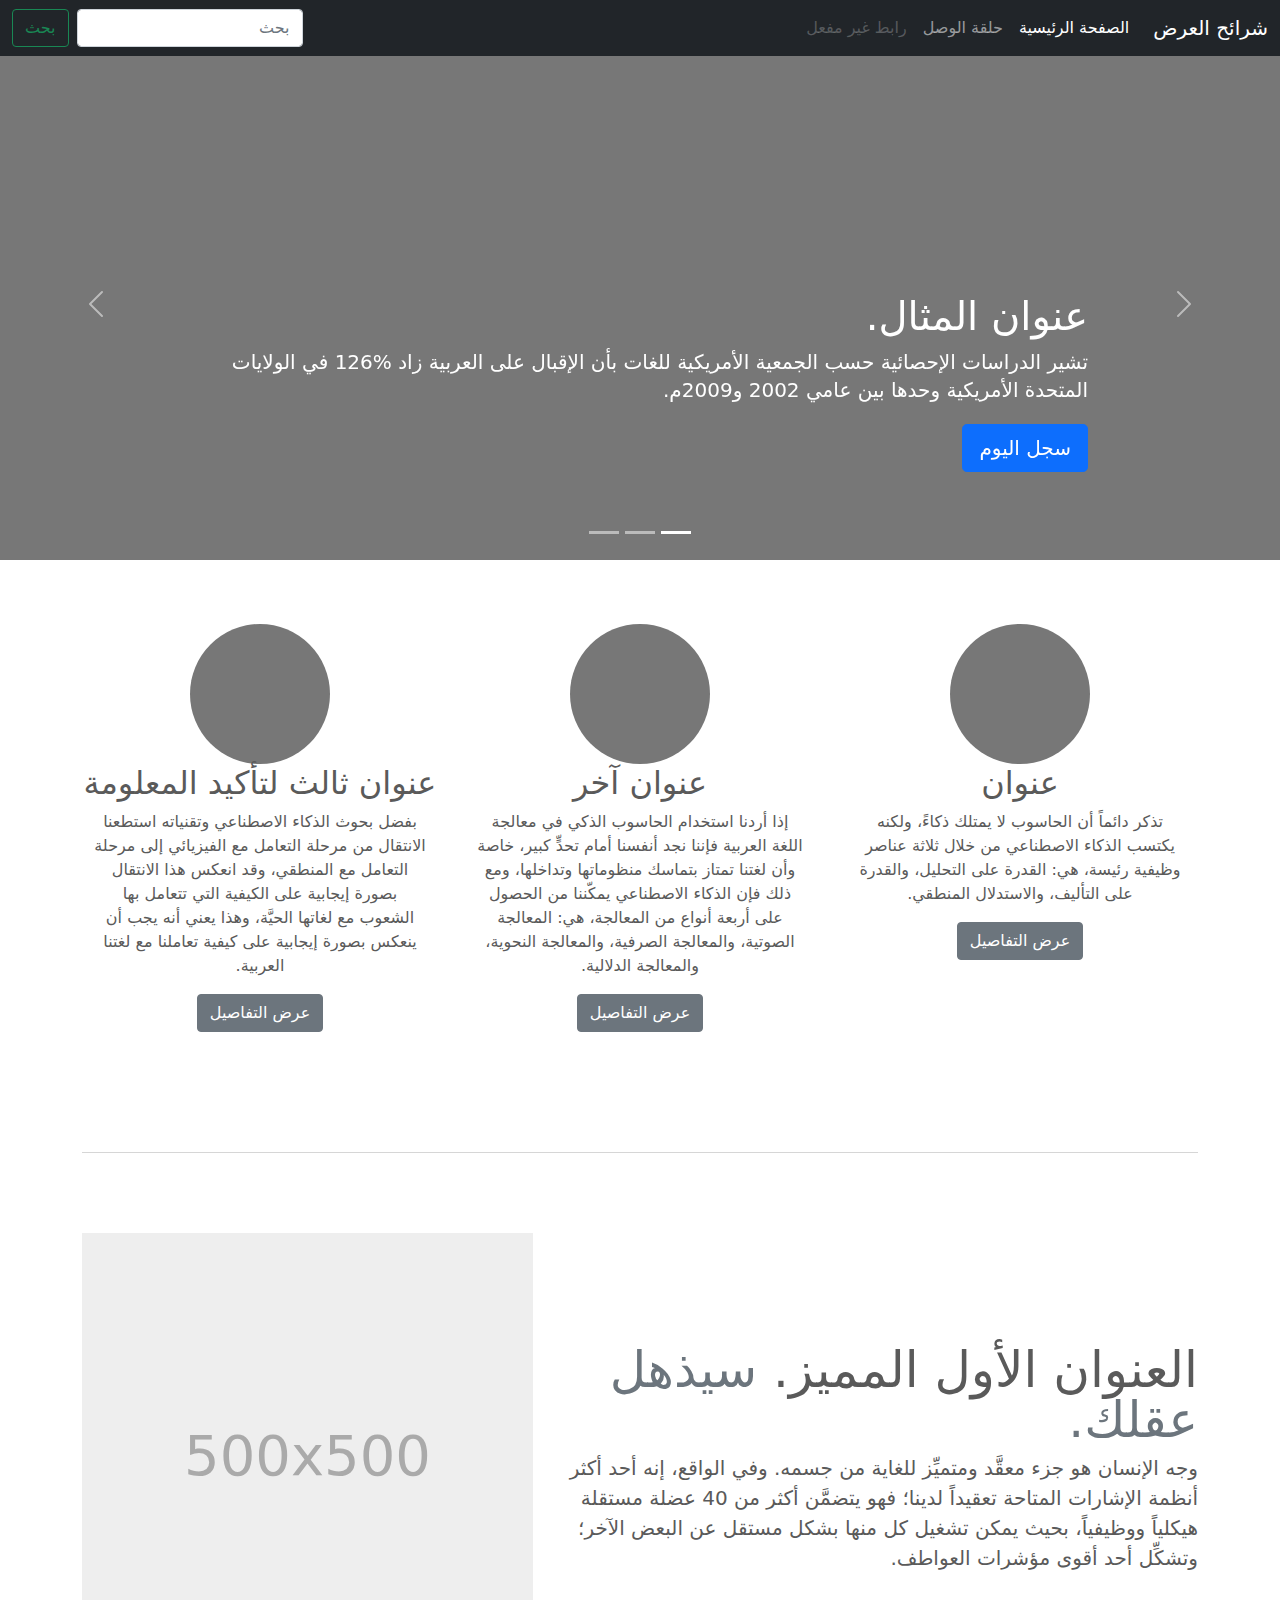
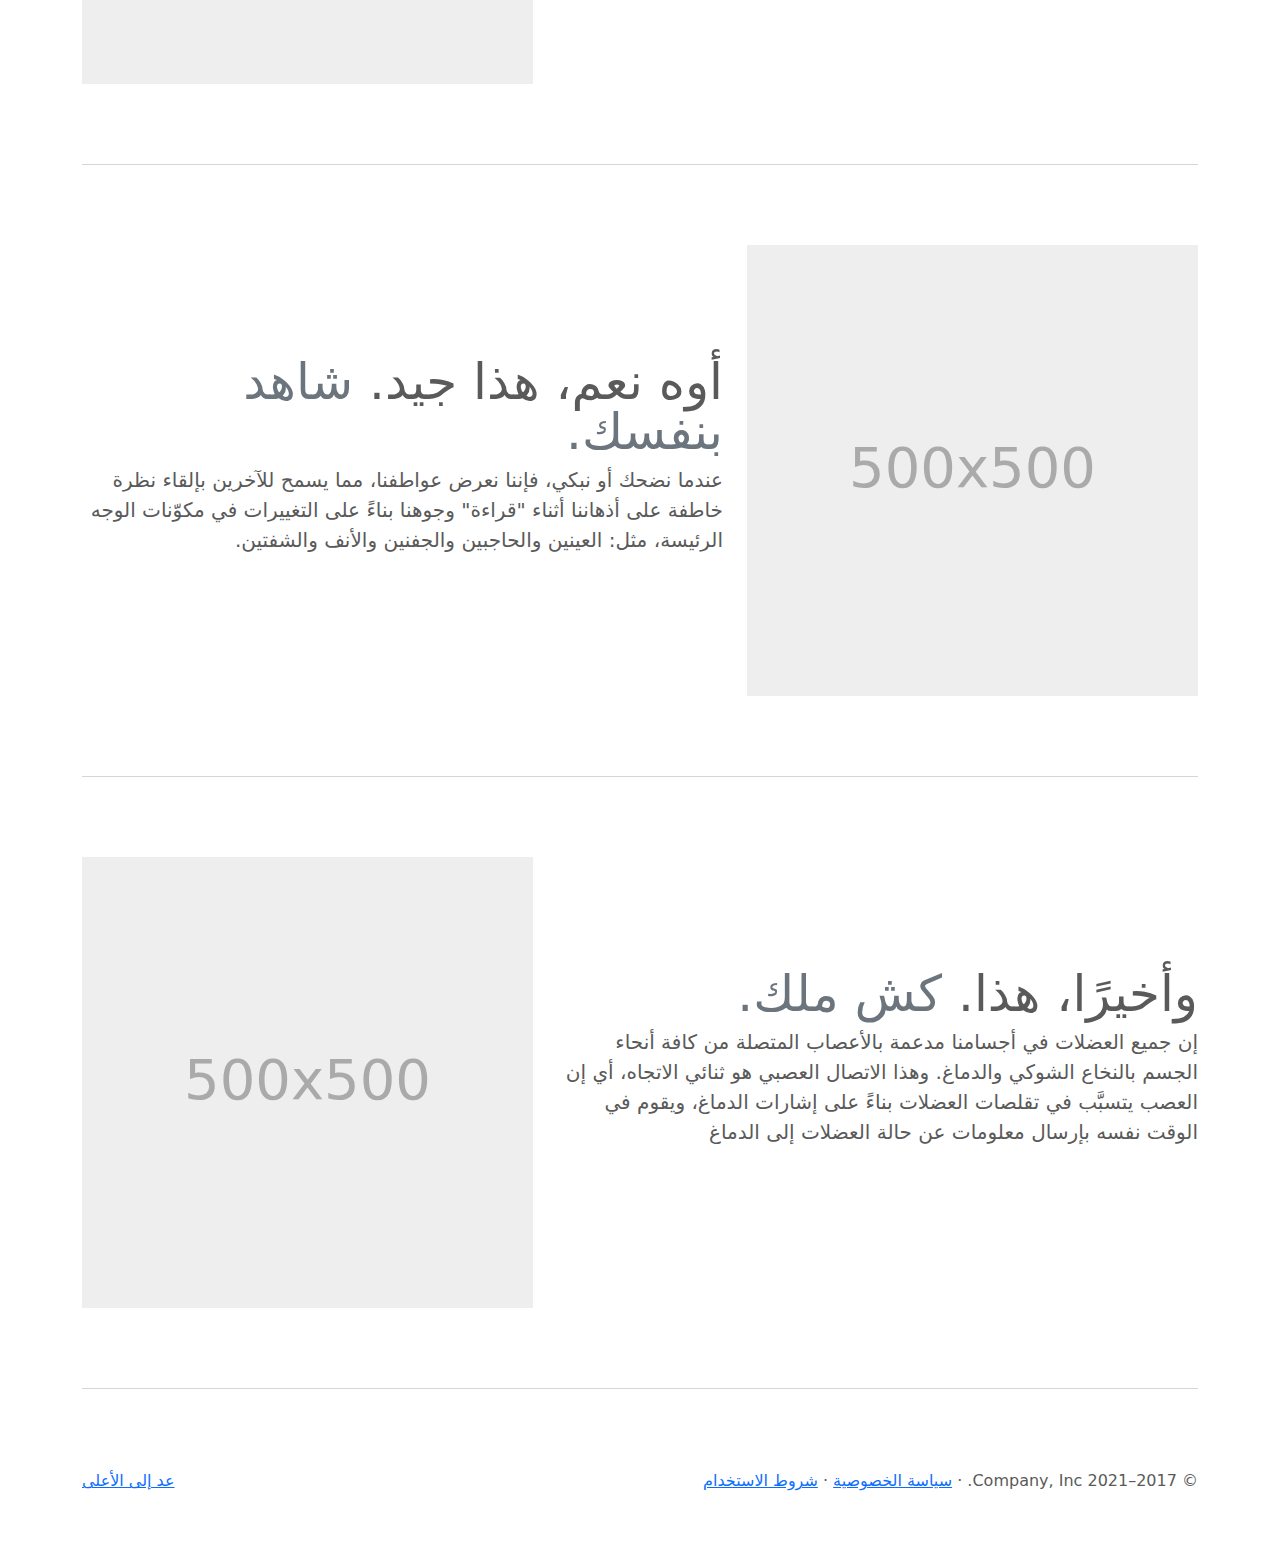
<file: page5/Style/Style/bootstrap/carousel-rtl/index.html>
<!doctype html>
<html lang="ar" dir="rtl">
  <head>
    <meta charset="utf-8">
    <meta name="viewport" content="width=device-width, initial-scale=1">
    <meta name="description" content="">
    <meta name="author" content="Mark Otto, Jacob Thornton, and Bootstrap contributors">
    <meta name="generator" content="Hugo 0.88.1">
    <title>قالب  شرائح العرض · Bootstrap v5.1</title>

    <link rel="canonical" href="https://getbootstrap.com/docs/5.1/examples/carousel-rtl/">

    

    <!-- Bootstrap core CSS -->
<link href="../assets/dist/css/bootstrap.rtl.min.css" rel="stylesheet">

    <style>
      .bd-placeholder-img {
        font-size: 1.125rem;
        text-anchor: middle;
        -webkit-user-select: none;
        -moz-user-select: none;
        user-select: none;
      }

      @media (min-width: 768px) {
        .bd-placeholder-img-lg {
          font-size: 3.5rem;
        }
      }
    </style>

    
    <!-- Custom styles for this template -->
    <link href="../carousel/carousel.rtl.css" rel="stylesheet">
  </head>
  <body>
    
<header>
  <nav class="navbar navbar-expand-md navbar-dark fixed-top bg-dark">
    <div class="container-fluid">
      <a class="navbar-brand" href="#">شرائح العرض</a>
      <button class="navbar-toggler" type="button" data-bs-toggle="collapse" data-bs-target="#navbarCollapse" aria-controls="navbarCollapse" aria-expanded="false" aria-label="تبديل التنقل">
        <span class="navbar-toggler-icon"></span>
      </button>
      <div class="collapse navbar-collapse" id="navbarCollapse">
        <ul class="navbar-nav me-auto mb-2 mb-md-0">
          <li class="nav-item">
            <a class="nav-link active" aria-current="page" href="#">الصفحة الرئيسية</a>
          </li>
          <li class="nav-item">
            <a class="nav-link" href="#">حلقة الوصل</a>
          </li>
          <li class="nav-item">
            <a class="nav-link disabled">رابط غير مفعل</a>
          </li>
        </ul>
        <form class="d-flex">
          <input class="form-control me-2" type="search" placeholder="بحث" aria-label="بحث">
          <button class="btn btn-outline-success" type="submit">بحث</button>
        </form>
      </div>
    </div>
  </nav>
</header>

<main>

  <div id="myCarousel" class="carousel slide" data-bs-ride="carousel">
    <div class="carousel-indicators">
      <button type="button" data-bs-target="#myCarousel" data-bs-slide-to="0" class="active" aria-current="true" aria-label="Slide 1"></button>
      <button type="button" data-bs-target="#myCarousel" data-bs-slide-to="1" aria-label="Slide 2"></button>
      <button type="button" data-bs-target="#myCarousel" data-bs-slide-to="2" aria-label="Slide 3"></button>
    </div>
    <div class="carousel-inner">
      <div class="carousel-item active">
        <svg class="bd-placeholder-img" width="100%" height="100%" xmlns="http://www.w3.org/2000/svg" aria-hidden="true" preserveAspectRatio="xMidYMid slice" focusable="false"><rect width="100%" height="100%" fill="#777"/></svg>

        <div class="container">
          <div class="carousel-caption text-start">
            <h1>عنوان المثال.</h1>
            <p>تشير الدراسات الإحصائية حسب الجمعية الأمريكية للغات بأن الإقبال على العربية زاد %126 في الولايات المتحدة الأمريكية وحدها بين عامي 2002 و2009م.</p>
            <p><a class="btn btn-lg btn-primary" href="#">سجل اليوم</a></p>
          </div>
        </div>
      </div>
      <div class="carousel-item">
        <svg class="bd-placeholder-img" width="100%" height="100%" xmlns="http://www.w3.org/2000/svg" aria-hidden="true" preserveAspectRatio="xMidYMid slice" focusable="false"><rect width="100%" height="100%" fill="#777"/></svg>

        <div class="container">
          <div class="carousel-caption">
            <h1>عنوان مثال آخر.</h1>
            <p>حسب المجلس الثقافي البريطاني فإن تعليم الإنجليزية داخل بريطانيا يسهم في تعزيز اقتصادها بما يتجاوز ملياري جنيه سنوياً، كما أنه وفر أكثر من 26 ألف وظيفة.</p>
            <p><a class="btn btn-lg btn-primary" href="#">أعرف أكثر</a></p>
          </div>
        </div>
      </div>
      <div class="carousel-item">
        <svg class="bd-placeholder-img" width="100%" height="100%" xmlns="http://www.w3.org/2000/svg" aria-hidden="true" preserveAspectRatio="xMidYMid slice" focusable="false"><rect width="100%" height="100%" fill="#777"/></svg>

        <div class="container">
          <div class="carousel-caption text-end">
            <h1>واحد أكثر لقياس جيد.</h1>
            <p>الإحصاءات لحجم الاستثمار اللغوي خارج بريطانيا تتفاوت من سنة لأخرى إلا أن المدير التنفيذي للمجلس الثقافي البريطاني إدي بايرز يرى أن استثمار تعليم الإنجليزية في الخارج لا يحسب على المستوى المالي فحسب بل على المستوى السياسي أيضاً.</p>
            <p><a class="btn btn-lg btn-primary" href="#">تصفح المعرض</a></p>
          </div>
        </div>
      </div>
    </div>
    <button class="carousel-control-prev" type="button" data-bs-target="#myCarousel" data-bs-slide="prev">
      <span class="carousel-control-prev-icon" aria-hidden="true"></span>
      <span class="visually-hidden">السابق</span>
    </button>
    <button class="carousel-control-next" type="button" data-bs-target="#myCarousel" data-bs-slide="next">
      <span class="carousel-control-next-icon" aria-hidden="true"></span>
      <span class="visually-hidden">التالي</span>
    </button>
  </div>


  <!-- Marketing messaging and featurettes
  ================================================== -->
  <!-- Wrap the rest of the page in another container to center all the content. -->

  <div class="container marketing">

    <!-- Three columns of text below the carousel -->
    <div class="row">
      <div class="col-lg-4">
        <svg class="bd-placeholder-img rounded-circle" width="140" height="140" xmlns="http://www.w3.org/2000/svg" role="img" aria-label="Placeholder: 140x140" preserveAspectRatio="xMidYMid slice" focusable="false"><title>Placeholder</title><rect width="100%" height="100%" fill="#777"/><text x="50%" y="50%" fill="#777" dy=".3em">140x140</text></svg>

        <h2>عنوان</h2>
        <p>تذكر دائماً أن الحاسوب لا يمتلك ذكاءً، ولكنه يكتسب الذكاء الاصطناعي من خلال ثلاثة عناصر وظيفية رئيسة، هي: القدرة على التحليل، والقدرة على التأليف، والاستدلال المنطقي.</p>
        <p><a class="btn btn-secondary" href="#">عرض التفاصيل</a></p>
      </div><!-- /.col-lg-4 -->
      <div class="col-lg-4">
        <svg class="bd-placeholder-img rounded-circle" width="140" height="140" xmlns="http://www.w3.org/2000/svg" role="img" aria-label="Placeholder: 140x140" preserveAspectRatio="xMidYMid slice" focusable="false"><title>Placeholder</title><rect width="100%" height="100%" fill="#777"/><text x="50%" y="50%" fill="#777" dy=".3em">140x140</text></svg>

        <h2>عنوان آخر</h2>
        <p>إذا أردنا استخدام الحاسوب الذكي في معالجة اللغة العربية فإننا نجد أنفسنا أمام تحدٍّ كبير، خاصة وأن لغتنا تمتاز بتماسك منظوماتها وتداخلها، ومع ذلك فإن الذكاء الاصطناعي يمكّننا من الحصول على أربعة أنواع من المعالجة، هي: المعالجة الصوتية، والمعالجة الصرفية، والمعالجة النحوية، والمعالجة الدلالية.</p>
        <p><a class="btn btn-secondary" href="#">عرض التفاصيل</a></p>
      </div><!-- /.col-lg-4 -->
      <div class="col-lg-4">
        <svg class="bd-placeholder-img rounded-circle" width="140" height="140" xmlns="http://www.w3.org/2000/svg" role="img" aria-label="Placeholder: 140x140" preserveAspectRatio="xMidYMid slice" focusable="false"><title>Placeholder</title><rect width="100%" height="100%" fill="#777"/><text x="50%" y="50%" fill="#777" dy=".3em">140x140</text></svg>

        <h2>عنوان ثالث لتأكيد المعلومة</h2>
        <p>بفضل بحوث الذكاء الاصطناعي وتقنياته استطعنا الانتقال من مرحلة التعامل مع الفيزيائي إلى مرحلة التعامل مع المنطقي، وقد انعكس هذا الانتقال بصورة إيجابية على الكيفية التي تتعامل بها الشعوب مع لغاتها الحيَّة، وهذا يعني أنه يجب أن ينعكس بصورة إيجابية على كيفية تعاملنا مع لغتنا العربية.</p>
        <p><a class="btn btn-secondary" href="#">عرض التفاصيل</a></p>
      </div><!-- /.col-lg-4 -->
    </div><!-- /.row -->


    <!-- START THE FEATURETTES -->

    <hr class="featurette-divider">

    <div class="row featurette">
      <div class="col-md-7">
        <h2 class="featurette-heading">العنوان الأول المميز. <span class="text-muted"> سيذهل عقلك. </span></h2>
        <p class="lead">وجه الإنسان هو جزء معقَّد ومتميِّز للغاية من جسمه. وفي الواقع، إنه أحد أكثر أنظمة الإشارات المتاحة تعقيداً لدينا؛ فهو يتضمَّن أكثر من 40 عضلة مستقلة هيكلياً ووظيفياً، بحيث يمكن تشغيل كل منها بشكل مستقل عن البعض الآخر؛ وتشكِّل أحد أقوى مؤشرات العواطف.</p>
      </div>
      <div class="col-md-5">
        <svg class="bd-placeholder-img bd-placeholder-img-lg featurette-image img-fluid mx-auto" width="500" height="500" xmlns="http://www.w3.org/2000/svg" role="img" aria-label="Placeholder: 500x500" preserveAspectRatio="xMidYMid slice" focusable="false"><title>Placeholder</title><rect width="100%" height="100%" fill="#eee"/><text x="50%" y="50%" fill="#aaa" dy=".3em">500x500</text></svg>

      </div>
    </div>

    <hr class="featurette-divider">

    <div class="row featurette">
      <div class="col-md-7 order-md-2">
        <h2 class="featurette-heading">أوه نعم، هذا جيد. <span class="text-muted"> شاهد بنفسك. </span></h2>
        <p class="lead">عندما نضحك أو نبكي، فإننا نعرض عواطفنا، مما يسمح للآخرين بإلقاء نظرة خاطفة على أذهاننا أثناء "قراءة" وجوهنا بناءً على التغييرات في مكوّنات الوجه الرئيسة، مثل: العينين والحاجبين والجفنين والأنف والشفتين.</p>
      </div>
      <div class="col-md-5 order-md-1">
        <svg class="bd-placeholder-img bd-placeholder-img-lg featurette-image img-fluid mx-auto" width="500" height="500" xmlns="http://www.w3.org/2000/svg" role="img" aria-label="Placeholder: 500x500" preserveAspectRatio="xMidYMid slice" focusable="false"><title>Placeholder</title><rect width="100%" height="100%" fill="#eee"/><text x="50%" y="50%" fill="#aaa" dy=".3em">500x500</text></svg>

      </div>
    </div>

    <hr class="featurette-divider">

    <div class="row featurette">
      <div class="col-md-7">
        <h2 class="featurette-heading">وأخيرًا، هذا. <span class="text-muted"> كش ملك. </span></h2>
        <p class="lead">إن جميع العضلات في أجسامنا مدعمة بالأعصاب المتصلة من كافة أنحاء الجسم بالنخاع الشوكي والدماغ. وهذا الاتصال العصبي هو ثنائي الاتجاه، أي إن العصب يتسبَّب في تقلصات العضلات بناءً على إشارات الدماغ، ويقوم في الوقت نفسه بإرسال معلومات عن حالة العضلات إلى الدماغ</p>
      </div>
      <div class="col-md-5">
        <svg class="bd-placeholder-img bd-placeholder-img-lg featurette-image img-fluid mx-auto" width="500" height="500" xmlns="http://www.w3.org/2000/svg" role="img" aria-label="Placeholder: 500x500" preserveAspectRatio="xMidYMid slice" focusable="false"><title>Placeholder</title><rect width="100%" height="100%" fill="#eee"/><text x="50%" y="50%" fill="#aaa" dy=".3em">500x500</text></svg>

      </div>
    </div>

    <hr class="featurette-divider">

    <!-- /END THE FEATURETTES -->

  </div><!-- /.container -->


  <!-- FOOTER -->
  <footer class="container">
    <p class="float-end"><a href="#">عد إلى الأعلى</a></p>
    <p>&copy; 2017–2021 Company, Inc. &middot; <a href="#">سياسة الخصوصية</a> &middot; <a href="#">شروط الاستخدام</a></p>
  </footer>
</main>


    <script src="../assets/dist/js/bootstrap.bundle.min.js"></script>

      
  </body>
</html>
</file>
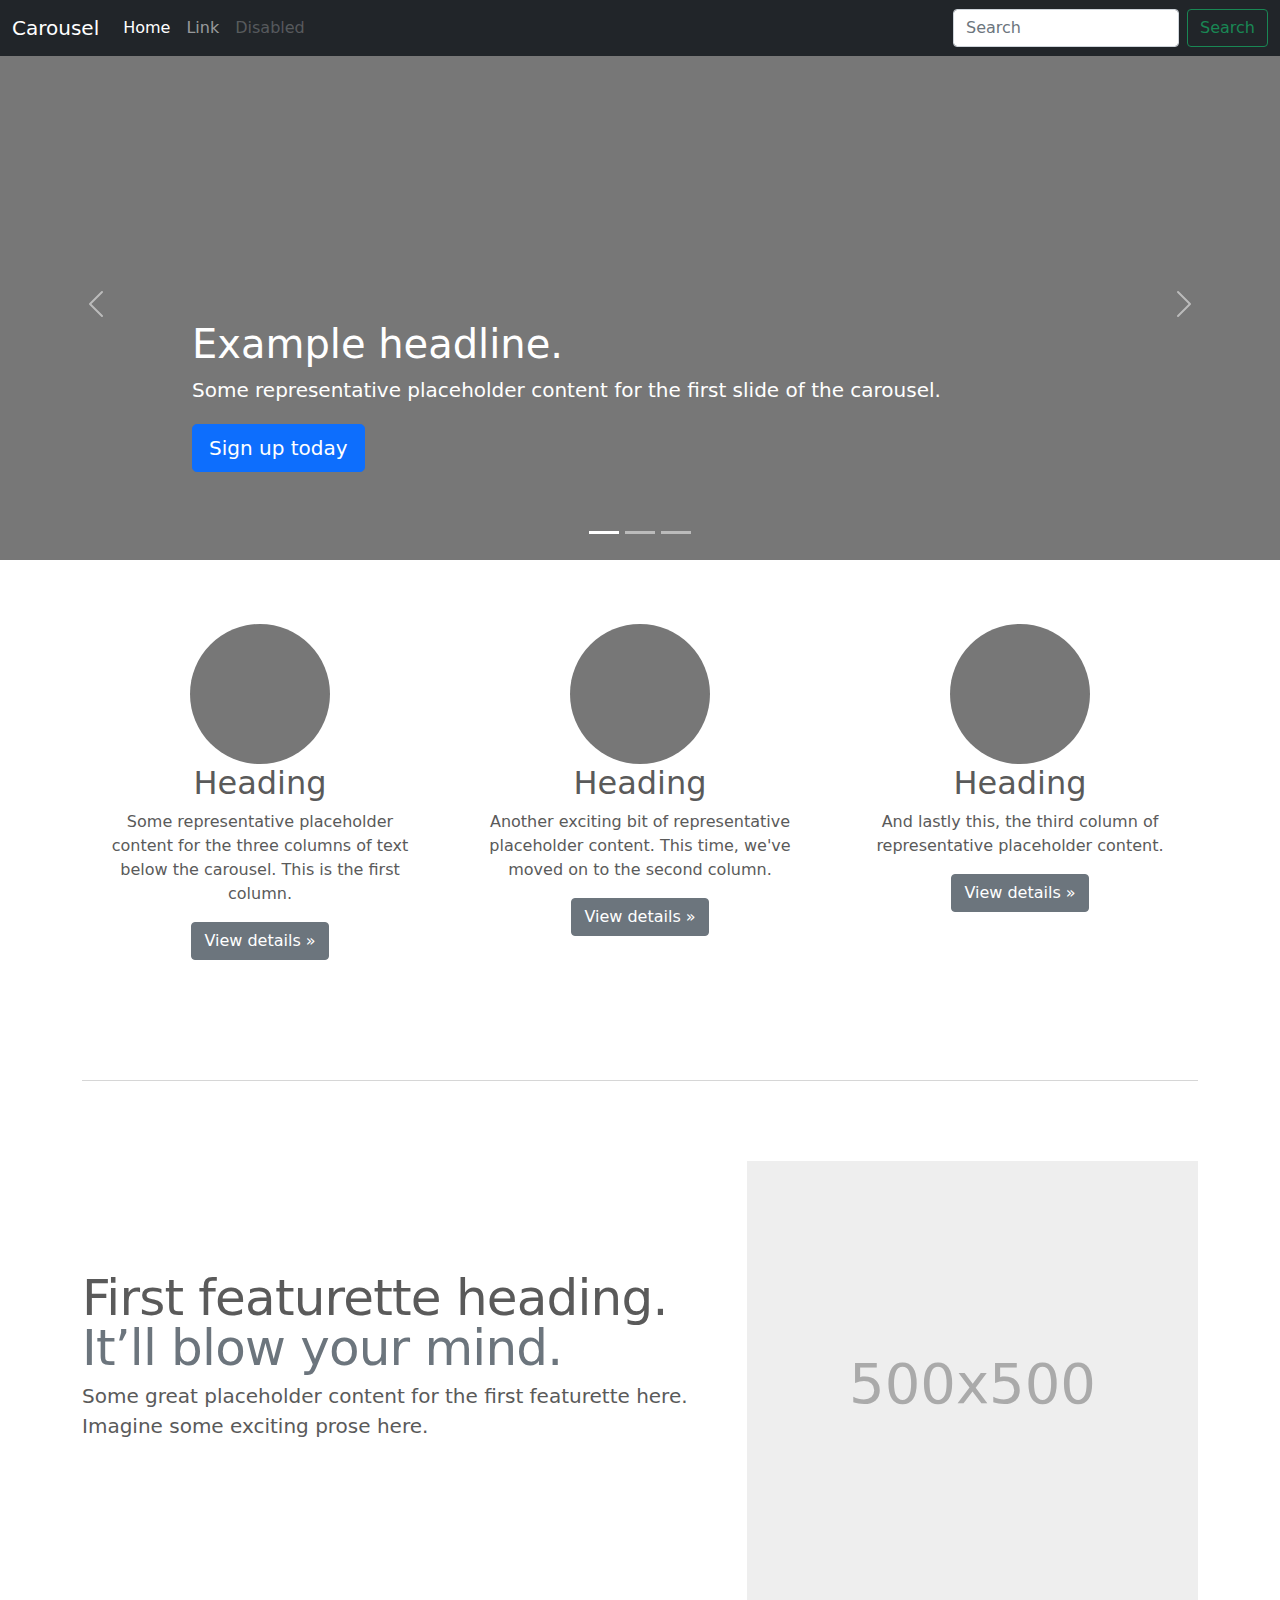
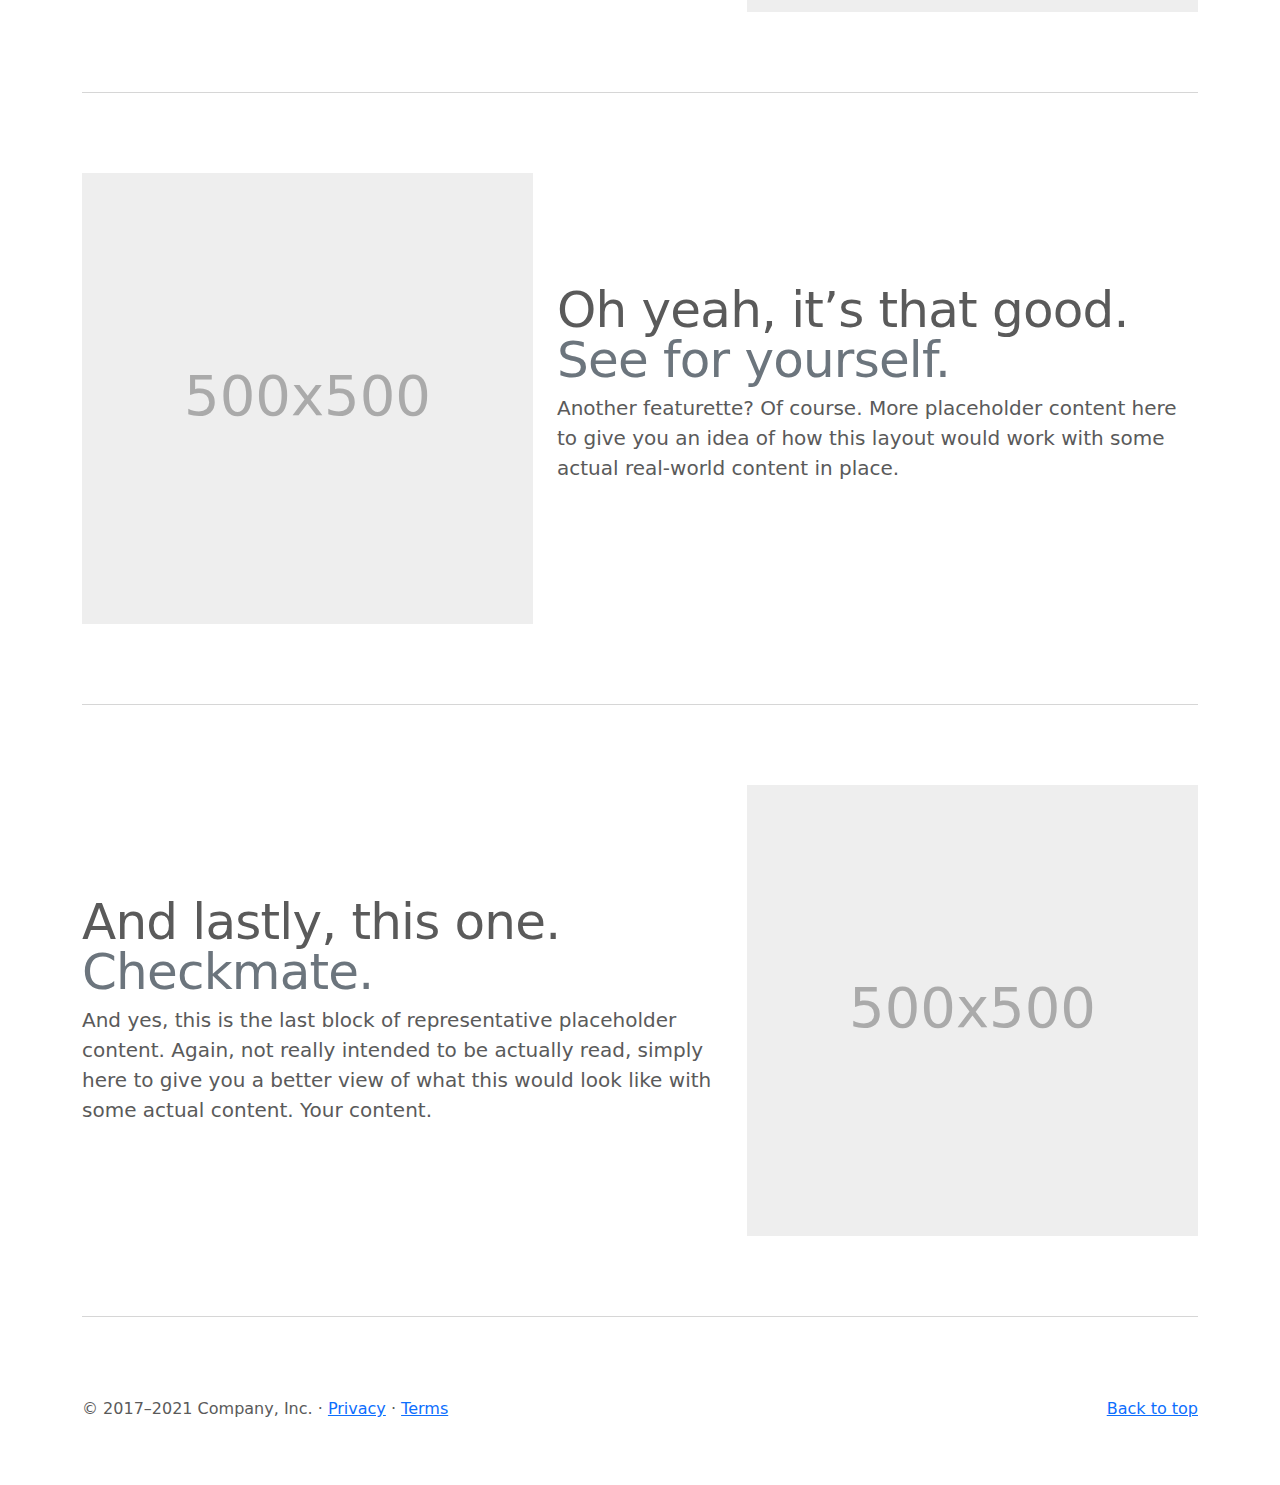
<file: page5/Style/Style/bootstrap/carousel/index.html>
<!doctype html>
<html lang="en">
  <head>
    <meta charset="utf-8">
    <meta name="viewport" content="width=device-width, initial-scale=1">
    <meta name="description" content="">
    <meta name="author" content="Mark Otto, Jacob Thornton, and Bootstrap contributors">
    <meta name="generator" content="Hugo 0.88.1">
    <title>Carousel Template · Bootstrap v5.1</title>

    <link rel="canonical" href="https://getbootstrap.com/docs/5.1/examples/carousel/">

    

    <!-- Bootstrap core CSS -->
<link href="../assets/dist/css/bootstrap.min.css" rel="stylesheet">

    <style>
      .bd-placeholder-img {
        font-size: 1.125rem;
        text-anchor: middle;
        -webkit-user-select: none;
        -moz-user-select: none;
        user-select: none;
      }

      @media (min-width: 768px) {
        .bd-placeholder-img-lg {
          font-size: 3.5rem;
        }
      }
    </style>

    
    <!-- Custom styles for this template -->
    <link href="carousel.css" rel="stylesheet">
  </head>
  <body>
    
<header>
  <nav class="navbar navbar-expand-md navbar-dark fixed-top bg-dark">
    <div class="container-fluid">
      <a class="navbar-brand" href="#">Carousel</a>
      <button class="navbar-toggler" type="button" data-bs-toggle="collapse" data-bs-target="#navbarCollapse" aria-controls="navbarCollapse" aria-expanded="false" aria-label="Toggle navigation">
        <span class="navbar-toggler-icon"></span>
      </button>
      <div class="collapse navbar-collapse" id="navbarCollapse">
        <ul class="navbar-nav me-auto mb-2 mb-md-0">
          <li class="nav-item">
            <a class="nav-link active" aria-current="page" href="#">Home</a>
          </li>
          <li class="nav-item">
            <a class="nav-link" href="#">Link</a>
          </li>
          <li class="nav-item">
            <a class="nav-link disabled">Disabled</a>
          </li>
        </ul>
        <form class="d-flex">
          <input class="form-control me-2" type="search" placeholder="Search" aria-label="Search">
          <button class="btn btn-outline-success" type="submit">Search</button>
        </form>
      </div>
    </div>
  </nav>
</header>

<main>

  <div id="myCarousel" class="carousel slide" data-bs-ride="carousel">
    <div class="carousel-indicators">
      <button type="button" data-bs-target="#myCarousel" data-bs-slide-to="0" class="active" aria-current="true" aria-label="Slide 1"></button>
      <button type="button" data-bs-target="#myCarousel" data-bs-slide-to="1" aria-label="Slide 2"></button>
      <button type="button" data-bs-target="#myCarousel" data-bs-slide-to="2" aria-label="Slide 3"></button>
    </div>
    <div class="carousel-inner">
      <div class="carousel-item active">
        <svg class="bd-placeholder-img" width="100%" height="100%" xmlns="http://www.w3.org/2000/svg" aria-hidden="true" preserveAspectRatio="xMidYMid slice" focusable="false"><rect width="100%" height="100%" fill="#777"/></svg>

        <div class="container">
          <div class="carousel-caption text-start">
            <h1>Example headline.</h1>
            <p>Some representative placeholder content for the first slide of the carousel.</p>
            <p><a class="btn btn-lg btn-primary" href="#">Sign up today</a></p>
          </div>
        </div>
      </div>
      <div class="carousel-item">
        <svg class="bd-placeholder-img" width="100%" height="100%" xmlns="http://www.w3.org/2000/svg" aria-hidden="true" preserveAspectRatio="xMidYMid slice" focusable="false"><rect width="100%" height="100%" fill="#777"/></svg>

        <div class="container">
          <div class="carousel-caption">
            <h1>Another example headline.</h1>
            <p>Some representative placeholder content for the second slide of the carousel.</p>
            <p><a class="btn btn-lg btn-primary" href="#">Learn more</a></p>
          </div>
        </div>
      </div>
      <div class="carousel-item">
        <svg class="bd-placeholder-img" width="100%" height="100%" xmlns="http://www.w3.org/2000/svg" aria-hidden="true" preserveAspectRatio="xMidYMid slice" focusable="false"><rect width="100%" height="100%" fill="#777"/></svg>

        <div class="container">
          <div class="carousel-caption text-end">
            <h1>One more for good measure.</h1>
            <p>Some representative placeholder content for the third slide of this carousel.</p>
            <p><a class="btn btn-lg btn-primary" href="#">Browse gallery</a></p>
          </div>
        </div>
      </div>
    </div>
    <button class="carousel-control-prev" type="button" data-bs-target="#myCarousel" data-bs-slide="prev">
      <span class="carousel-control-prev-icon" aria-hidden="true"></span>
      <span class="visually-hidden">Previous</span>
    </button>
    <button class="carousel-control-next" type="button" data-bs-target="#myCarousel" data-bs-slide="next">
      <span class="carousel-control-next-icon" aria-hidden="true"></span>
      <span class="visually-hidden">Next</span>
    </button>
  </div>


  <!-- Marketing messaging and featurettes
  ================================================== -->
  <!-- Wrap the rest of the page in another container to center all the content. -->

  <div class="container marketing">

    <!-- Three columns of text below the carousel -->
    <div class="row">
      <div class="col-lg-4">
        <svg class="bd-placeholder-img rounded-circle" width="140" height="140" xmlns="http://www.w3.org/2000/svg" role="img" aria-label="Placeholder: 140x140" preserveAspectRatio="xMidYMid slice" focusable="false"><title>Placeholder</title><rect width="100%" height="100%" fill="#777"/><text x="50%" y="50%" fill="#777" dy=".3em">140x140</text></svg>

        <h2>Heading</h2>
        <p>Some representative placeholder content for the three columns of text below the carousel. This is the first column.</p>
        <p><a class="btn btn-secondary" href="#">View details &raquo;</a></p>
      </div><!-- /.col-lg-4 -->
      <div class="col-lg-4">
        <svg class="bd-placeholder-img rounded-circle" width="140" height="140" xmlns="http://www.w3.org/2000/svg" role="img" aria-label="Placeholder: 140x140" preserveAspectRatio="xMidYMid slice" focusable="false"><title>Placeholder</title><rect width="100%" height="100%" fill="#777"/><text x="50%" y="50%" fill="#777" dy=".3em">140x140</text></svg>

        <h2>Heading</h2>
        <p>Another exciting bit of representative placeholder content. This time, we've moved on to the second column.</p>
        <p><a class="btn btn-secondary" href="#">View details &raquo;</a></p>
      </div><!-- /.col-lg-4 -->
      <div class="col-lg-4">
        <svg class="bd-placeholder-img rounded-circle" width="140" height="140" xmlns="http://www.w3.org/2000/svg" role="img" aria-label="Placeholder: 140x140" preserveAspectRatio="xMidYMid slice" focusable="false"><title>Placeholder</title><rect width="100%" height="100%" fill="#777"/><text x="50%" y="50%" fill="#777" dy=".3em">140x140</text></svg>

        <h2>Heading</h2>
        <p>And lastly this, the third column of representative placeholder content.</p>
        <p><a class="btn btn-secondary" href="#">View details &raquo;</a></p>
      </div><!-- /.col-lg-4 -->
    </div><!-- /.row -->


    <!-- START THE FEATURETTES -->

    <hr class="featurette-divider">

    <div class="row featurette">
      <div class="col-md-7">
        <h2 class="featurette-heading">First featurette heading. <span class="text-muted">It’ll blow your mind.</span></h2>
        <p class="lead">Some great placeholder content for the first featurette here. Imagine some exciting prose here.</p>
      </div>
      <div class="col-md-5">
        <svg class="bd-placeholder-img bd-placeholder-img-lg featurette-image img-fluid mx-auto" width="500" height="500" xmlns="http://www.w3.org/2000/svg" role="img" aria-label="Placeholder: 500x500" preserveAspectRatio="xMidYMid slice" focusable="false"><title>Placeholder</title><rect width="100%" height="100%" fill="#eee"/><text x="50%" y="50%" fill="#aaa" dy=".3em">500x500</text></svg>

      </div>
    </div>

    <hr class="featurette-divider">

    <div class="row featurette">
      <div class="col-md-7 order-md-2">
        <h2 class="featurette-heading">Oh yeah, it’s that good. <span class="text-muted">See for yourself.</span></h2>
        <p class="lead">Another featurette? Of course. More placeholder content here to give you an idea of how this layout would work with some actual real-world content in place.</p>
      </div>
      <div class="col-md-5 order-md-1">
        <svg class="bd-placeholder-img bd-placeholder-img-lg featurette-image img-fluid mx-auto" width="500" height="500" xmlns="http://www.w3.org/2000/svg" role="img" aria-label="Placeholder: 500x500" preserveAspectRatio="xMidYMid slice" focusable="false"><title>Placeholder</title><rect width="100%" height="100%" fill="#eee"/><text x="50%" y="50%" fill="#aaa" dy=".3em">500x500</text></svg>

      </div>
    </div>

    <hr class="featurette-divider">

    <div class="row featurette">
      <div class="col-md-7">
        <h2 class="featurette-heading">And lastly, this one. <span class="text-muted">Checkmate.</span></h2>
        <p class="lead">And yes, this is the last block of representative placeholder content. Again, not really intended to be actually read, simply here to give you a better view of what this would look like with some actual content. Your content.</p>
      </div>
      <div class="col-md-5">
        <svg class="bd-placeholder-img bd-placeholder-img-lg featurette-image img-fluid mx-auto" width="500" height="500" xmlns="http://www.w3.org/2000/svg" role="img" aria-label="Placeholder: 500x500" preserveAspectRatio="xMidYMid slice" focusable="false"><title>Placeholder</title><rect width="100%" height="100%" fill="#eee"/><text x="50%" y="50%" fill="#aaa" dy=".3em">500x500</text></svg>

      </div>
    </div>

    <hr class="featurette-divider">

    <!-- /END THE FEATURETTES -->

  </div><!-- /.container -->


  <!-- FOOTER -->
  <footer class="container">
    <p class="float-end"><a href="#">Back to top</a></p>
    <p>&copy; 2017–2021 Company, Inc. &middot; <a href="#">Privacy</a> &middot; <a href="#">Terms</a></p>
  </footer>
</main>


    <script src="../assets/dist/js/bootstrap.bundle.min.js"></script>

      
  </body>
</html>
</file>
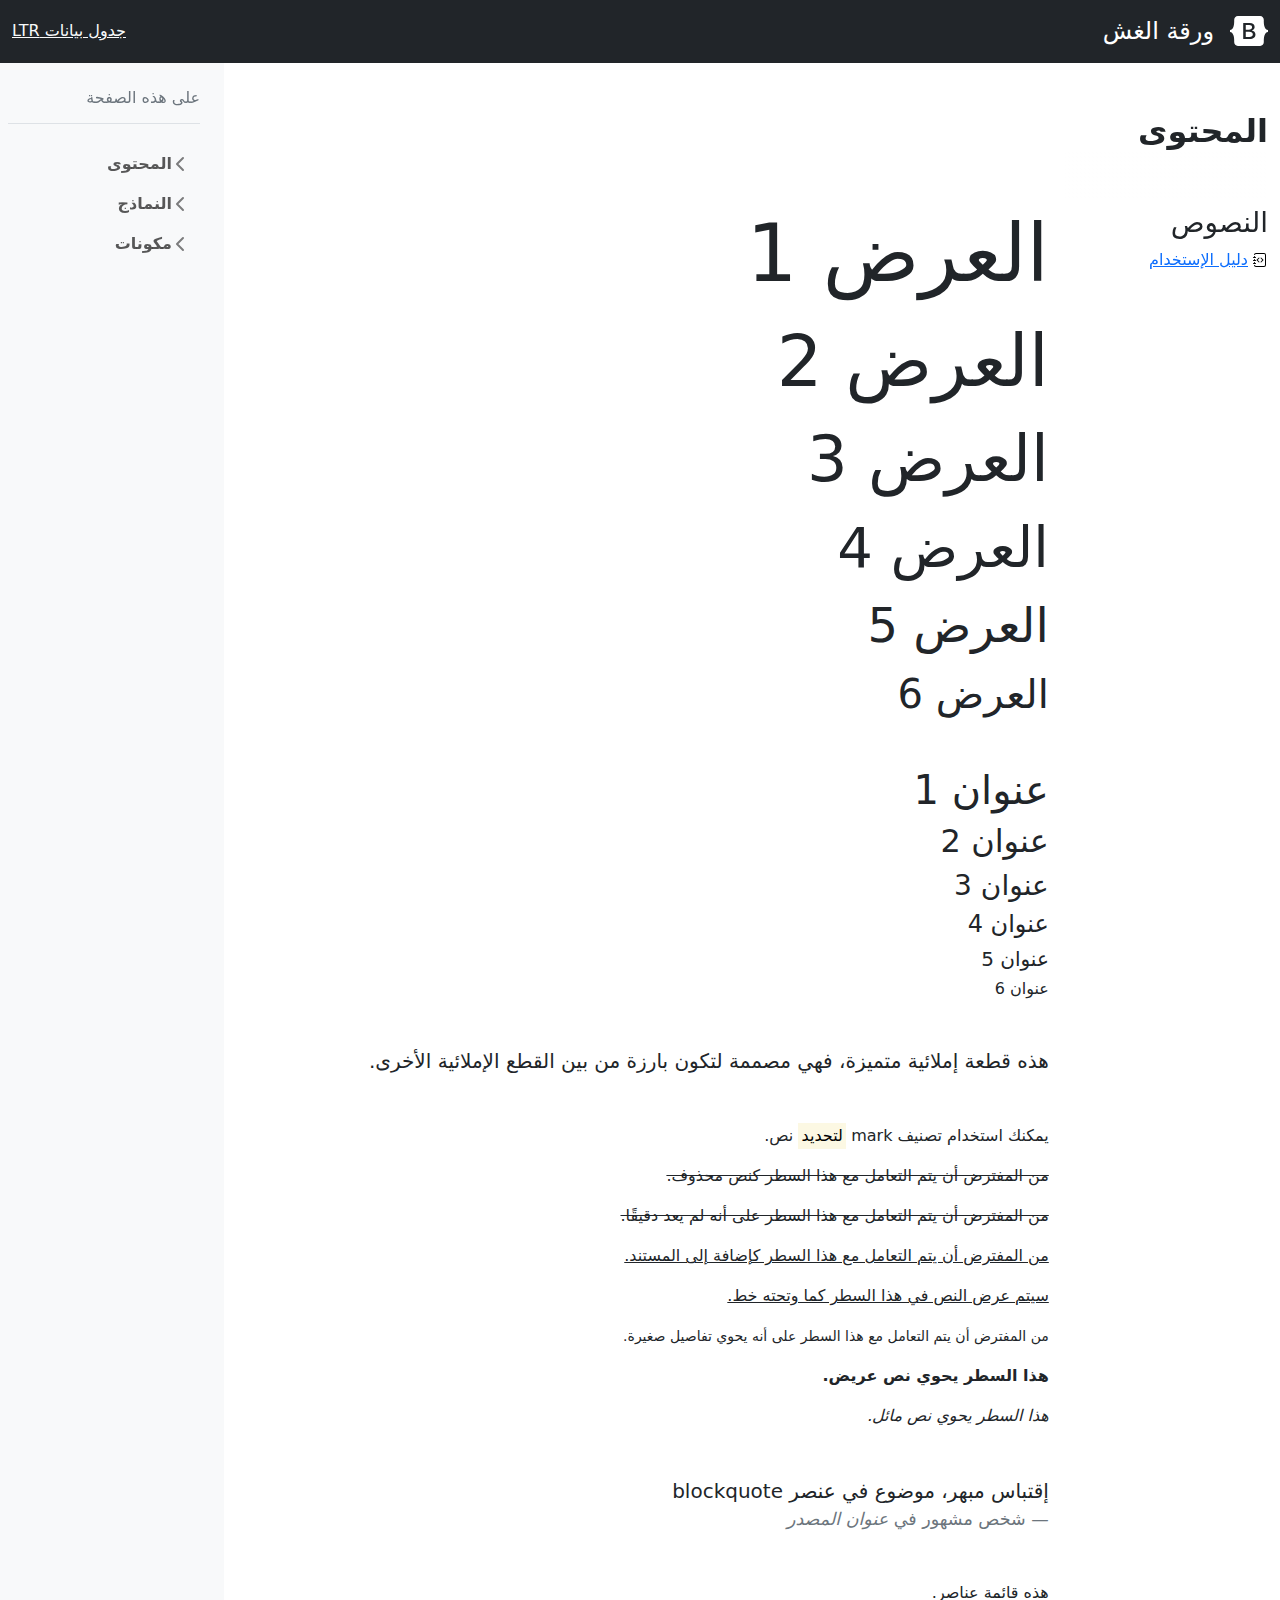
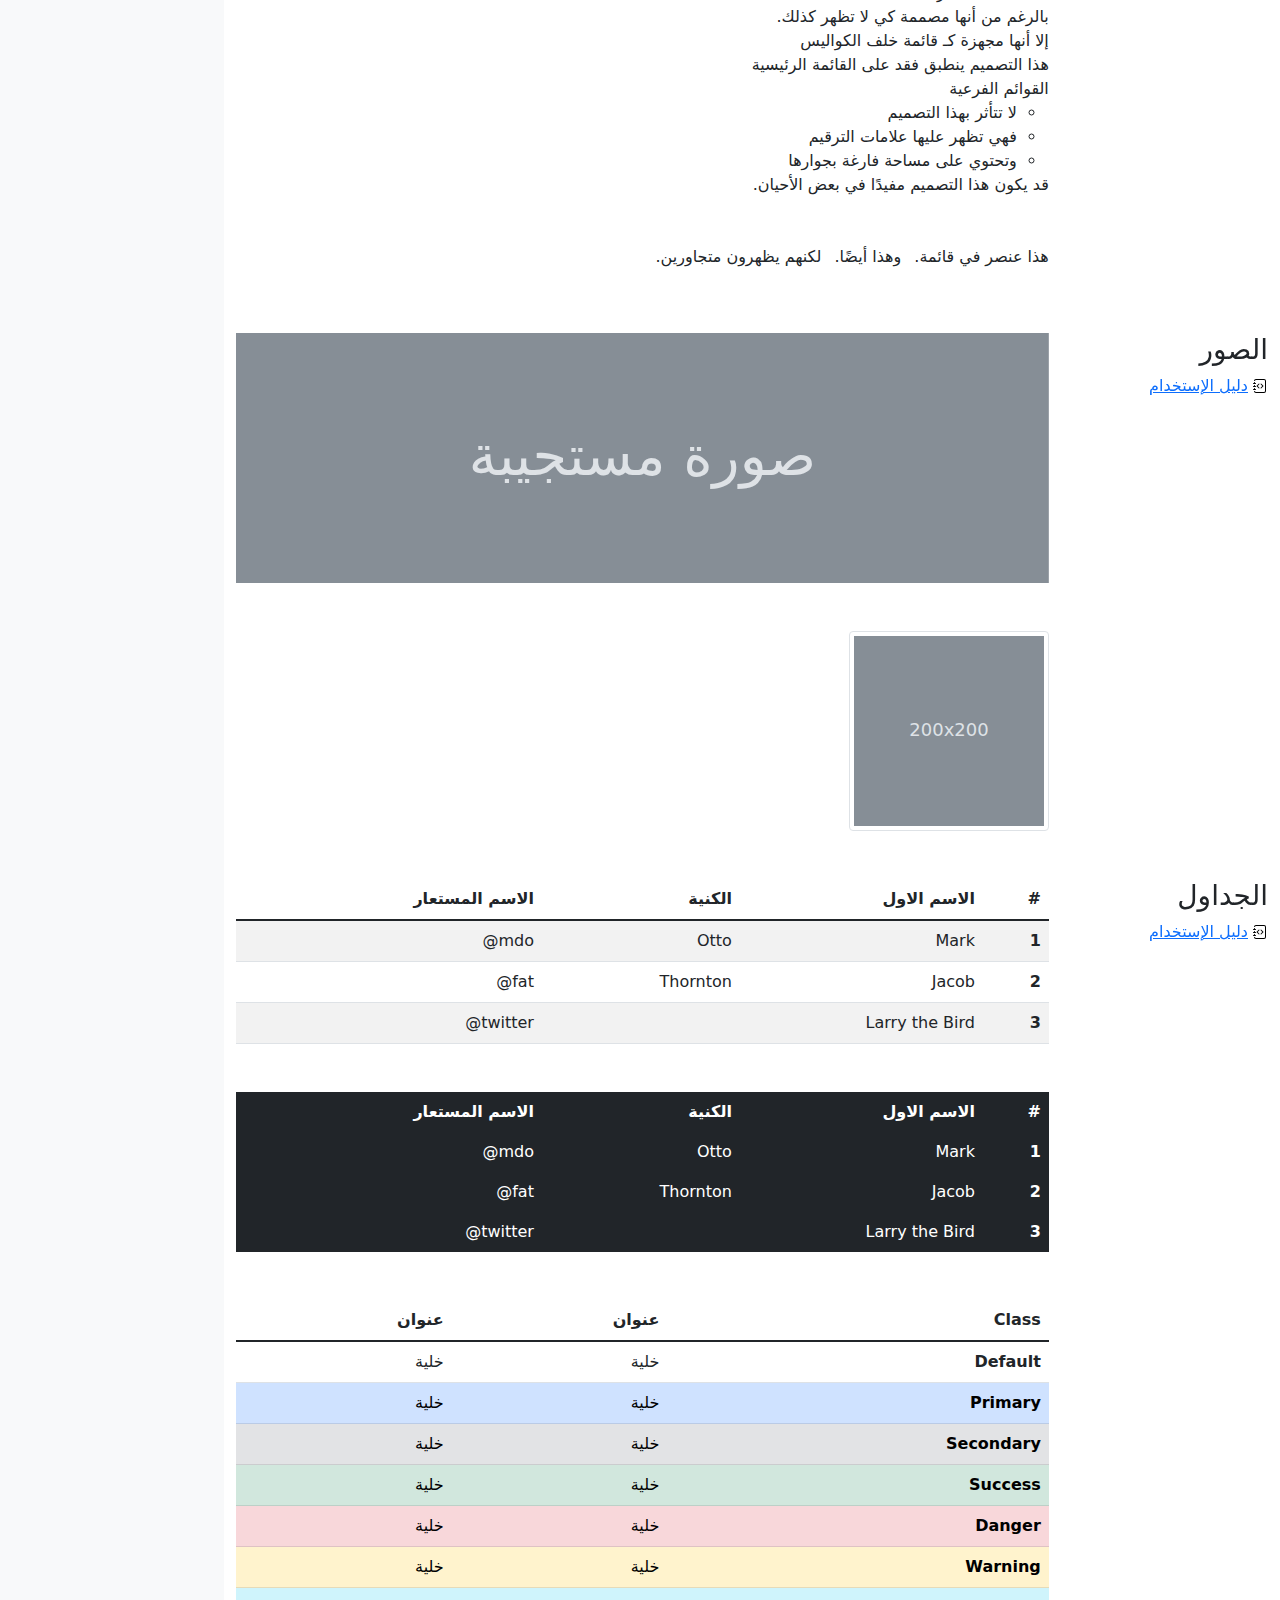
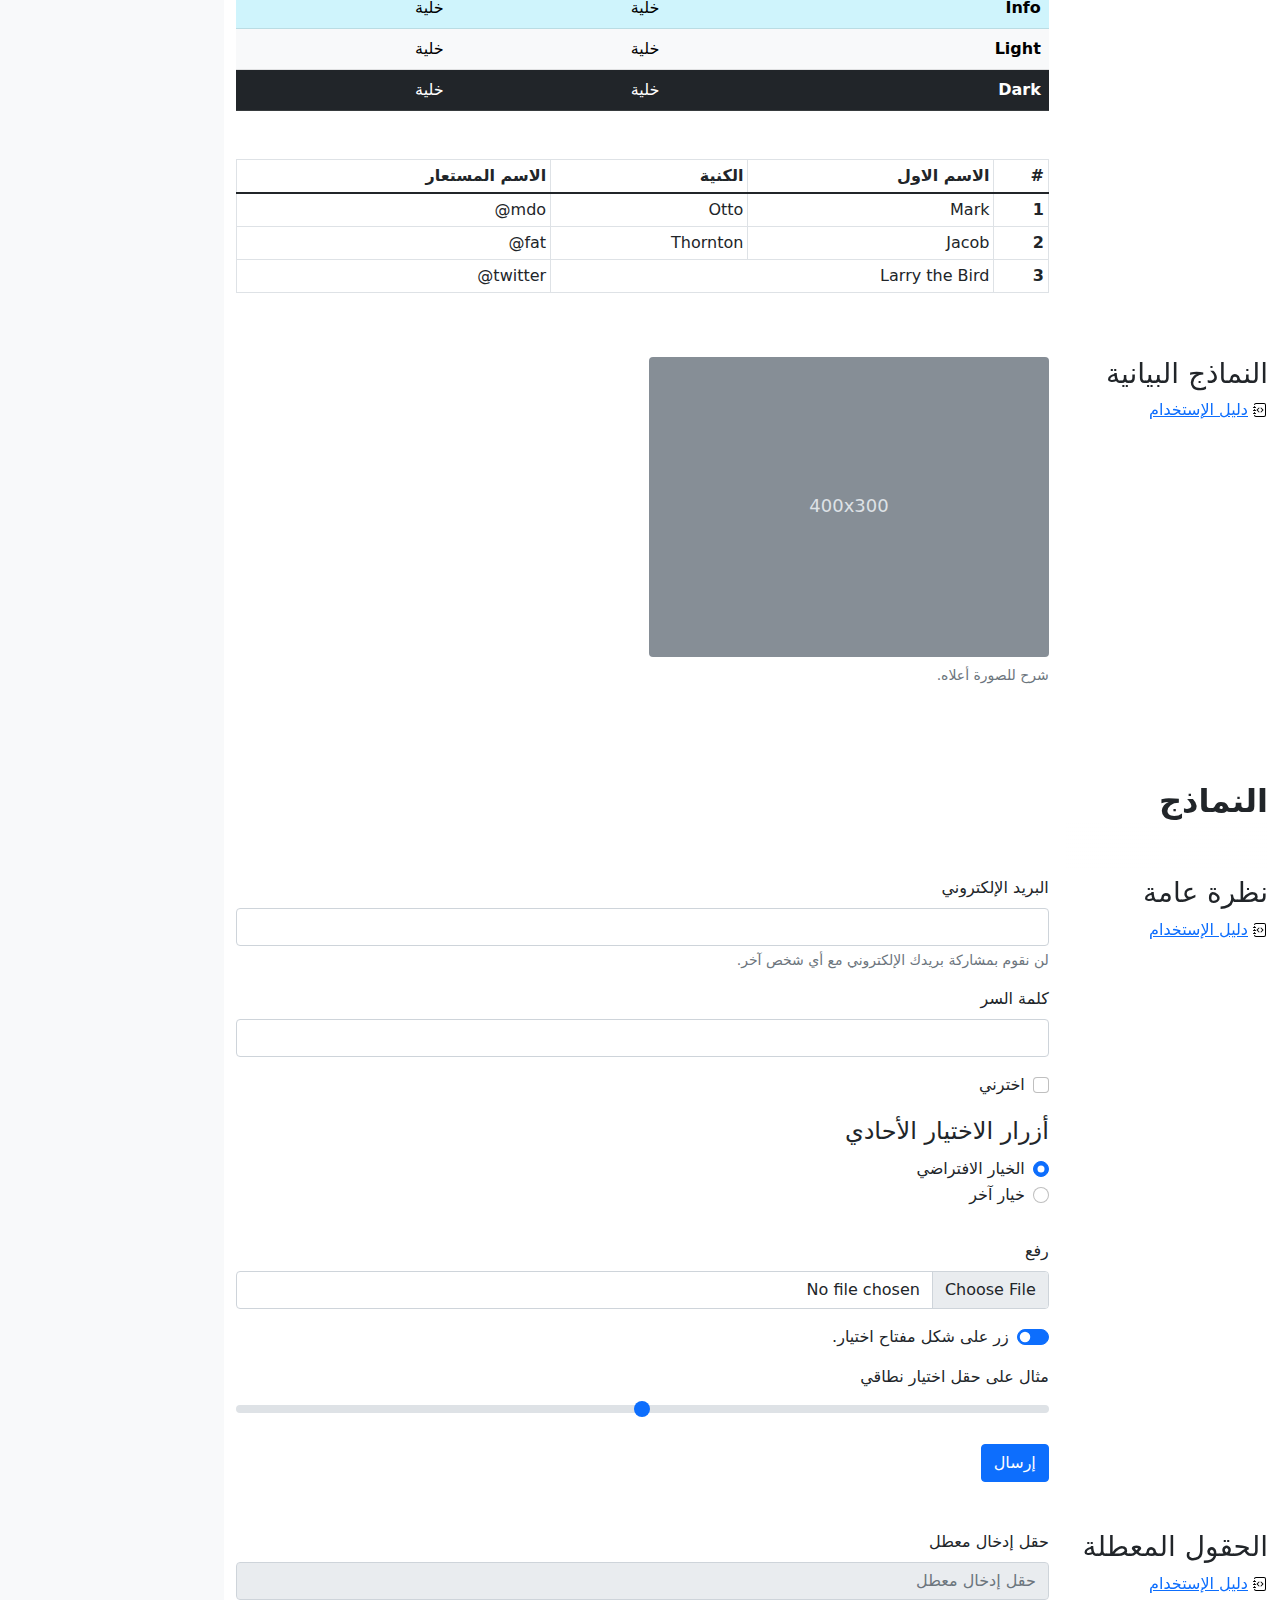
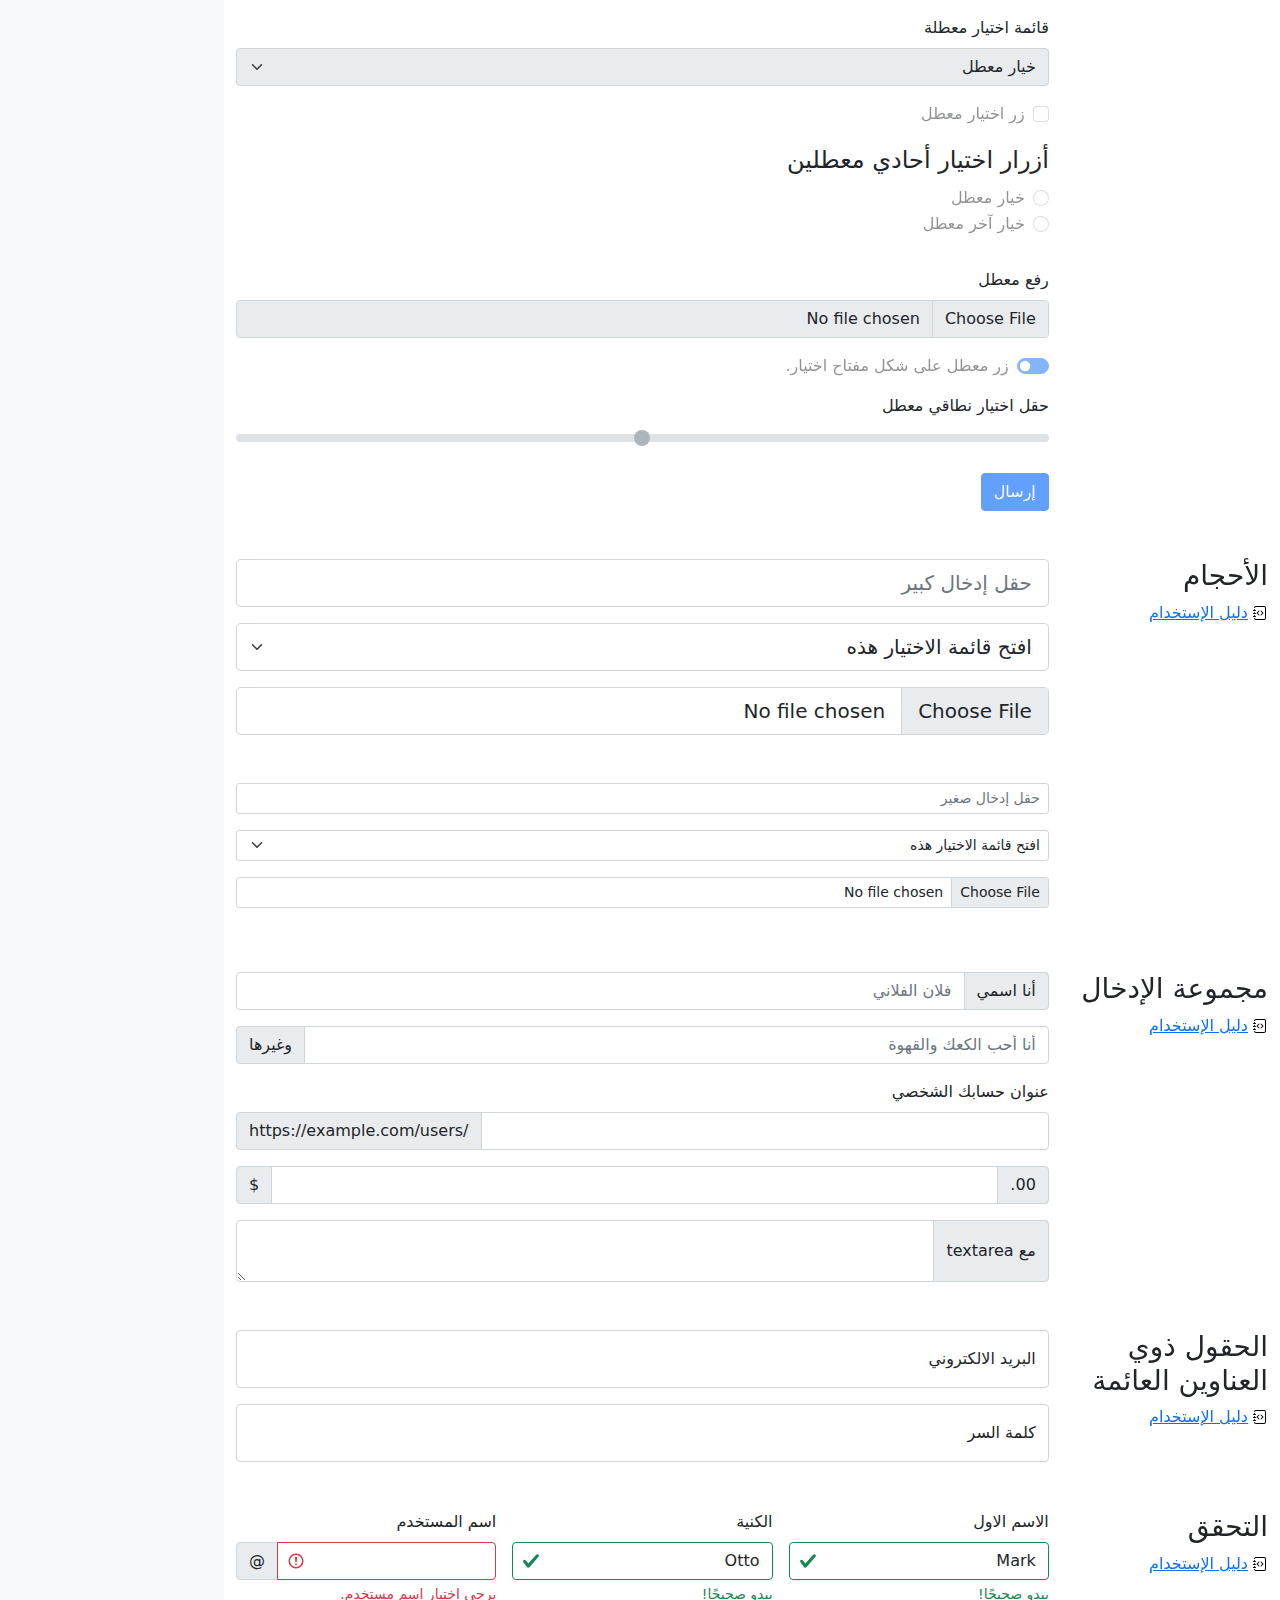
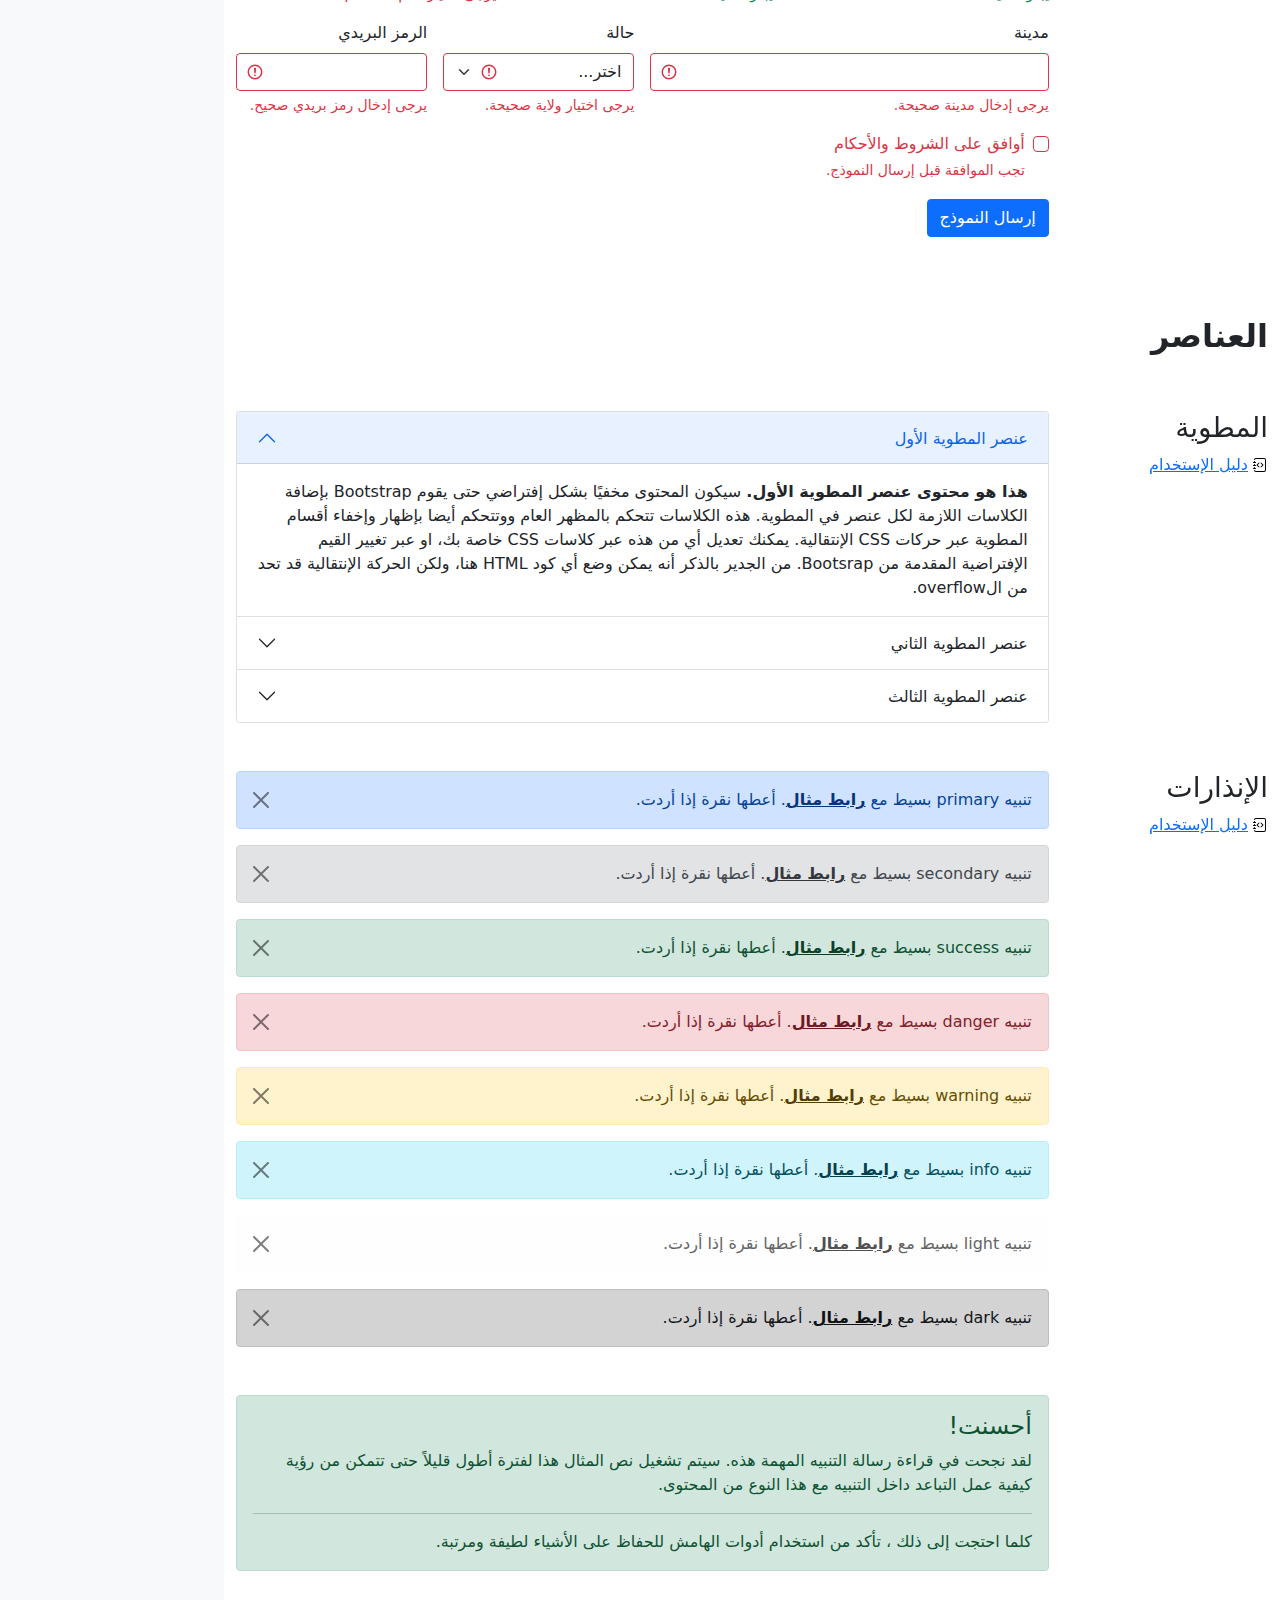
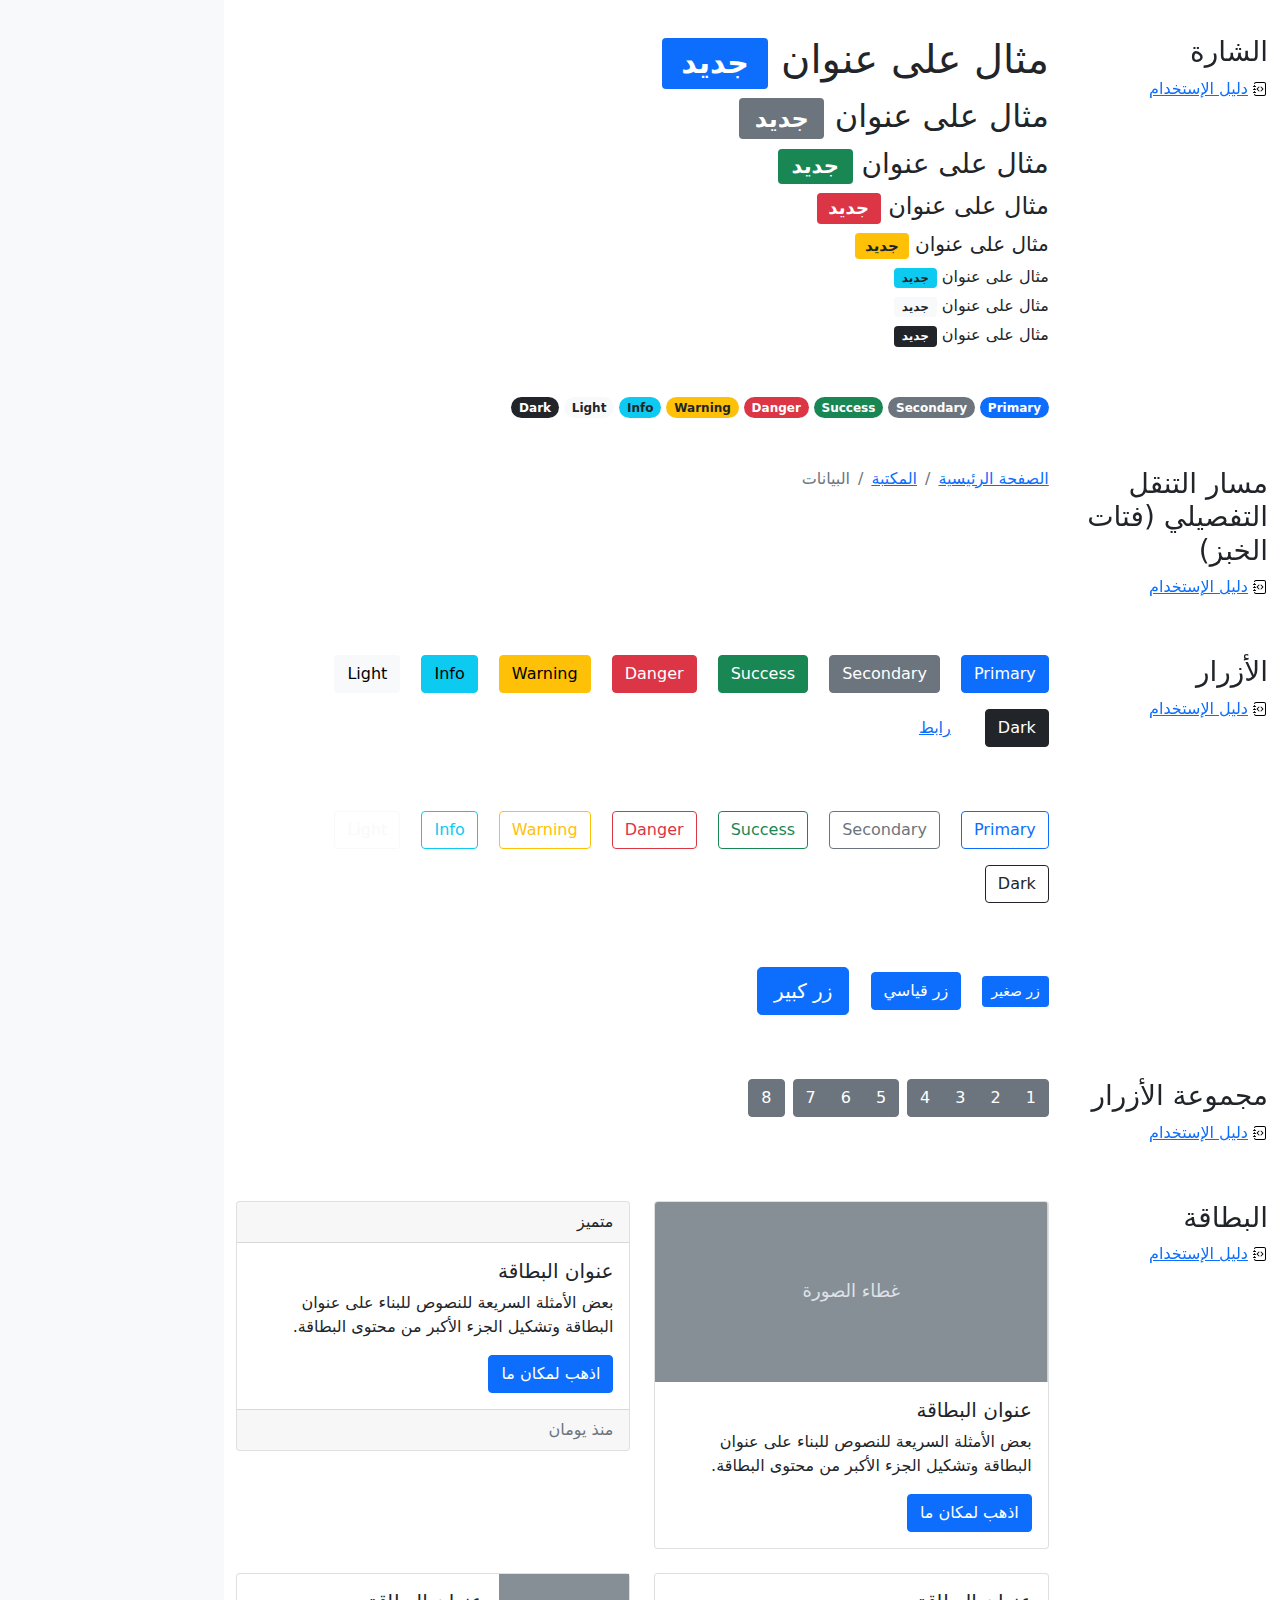
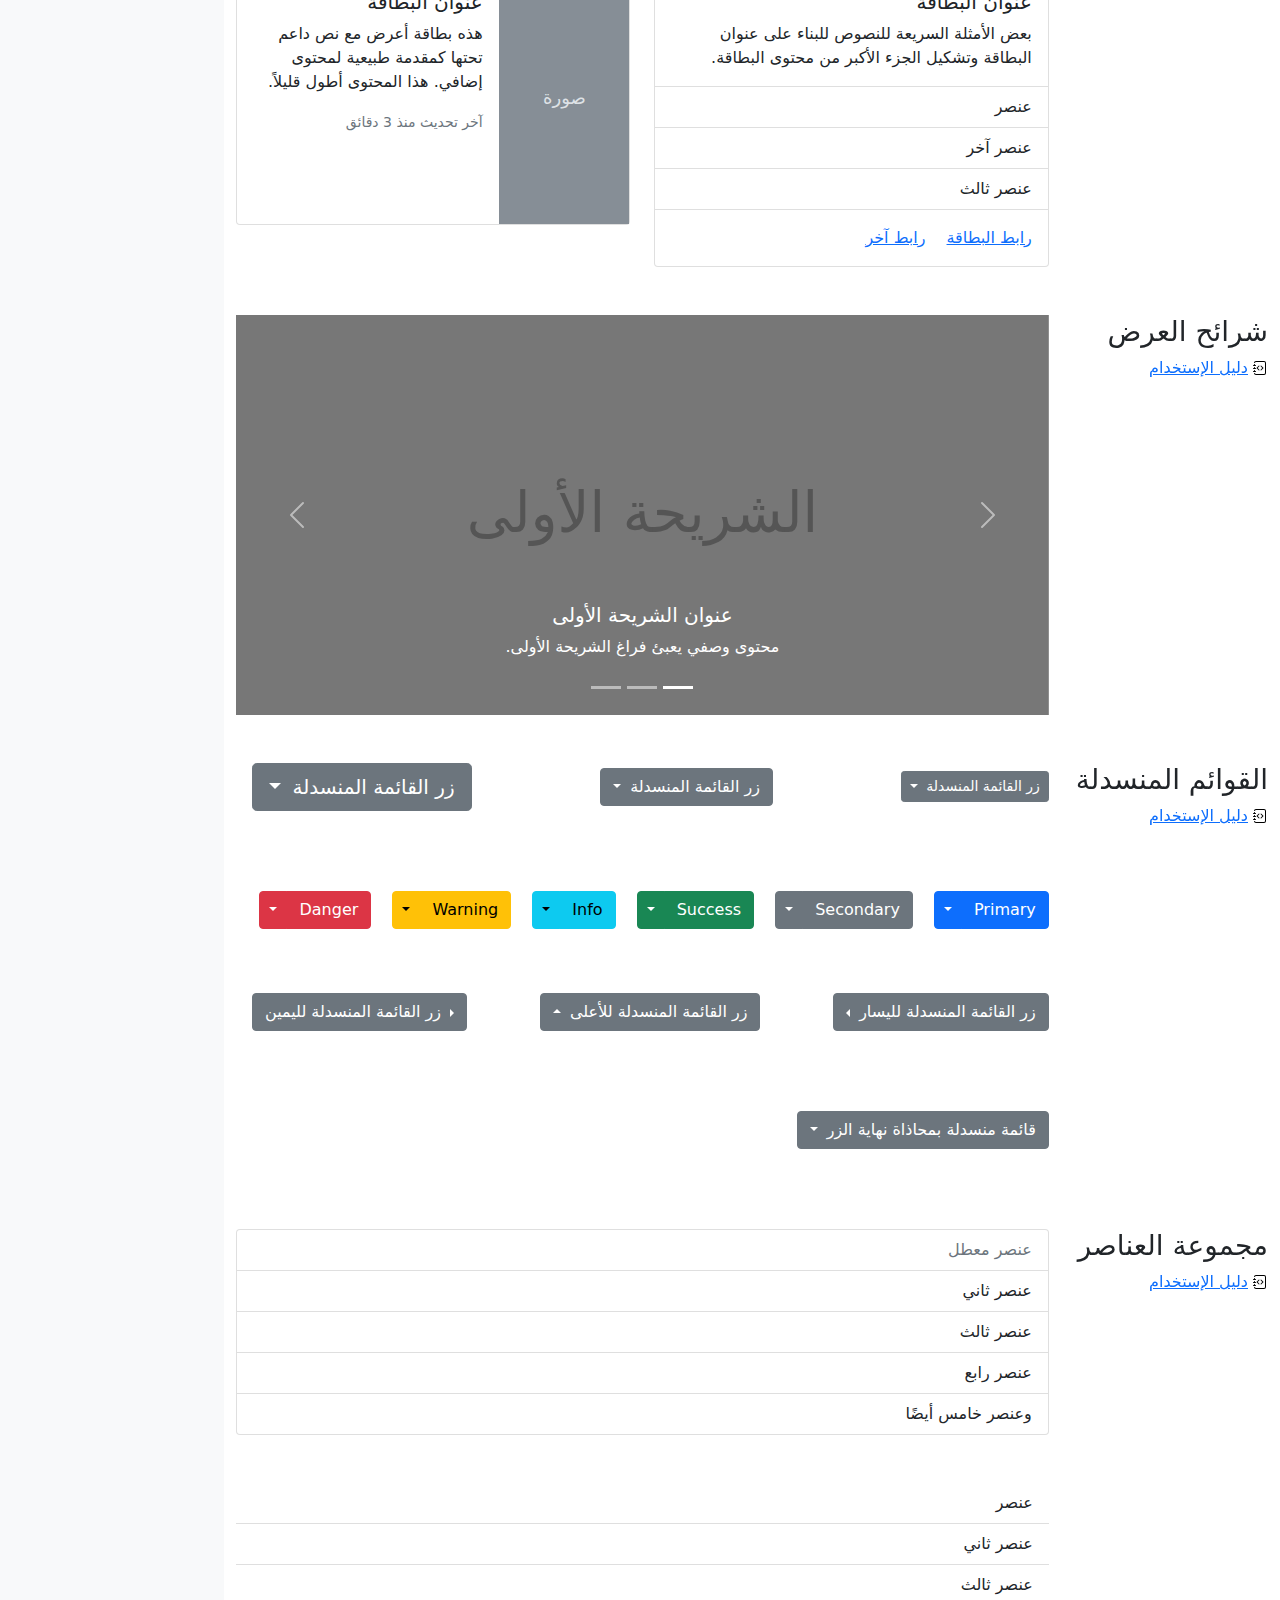
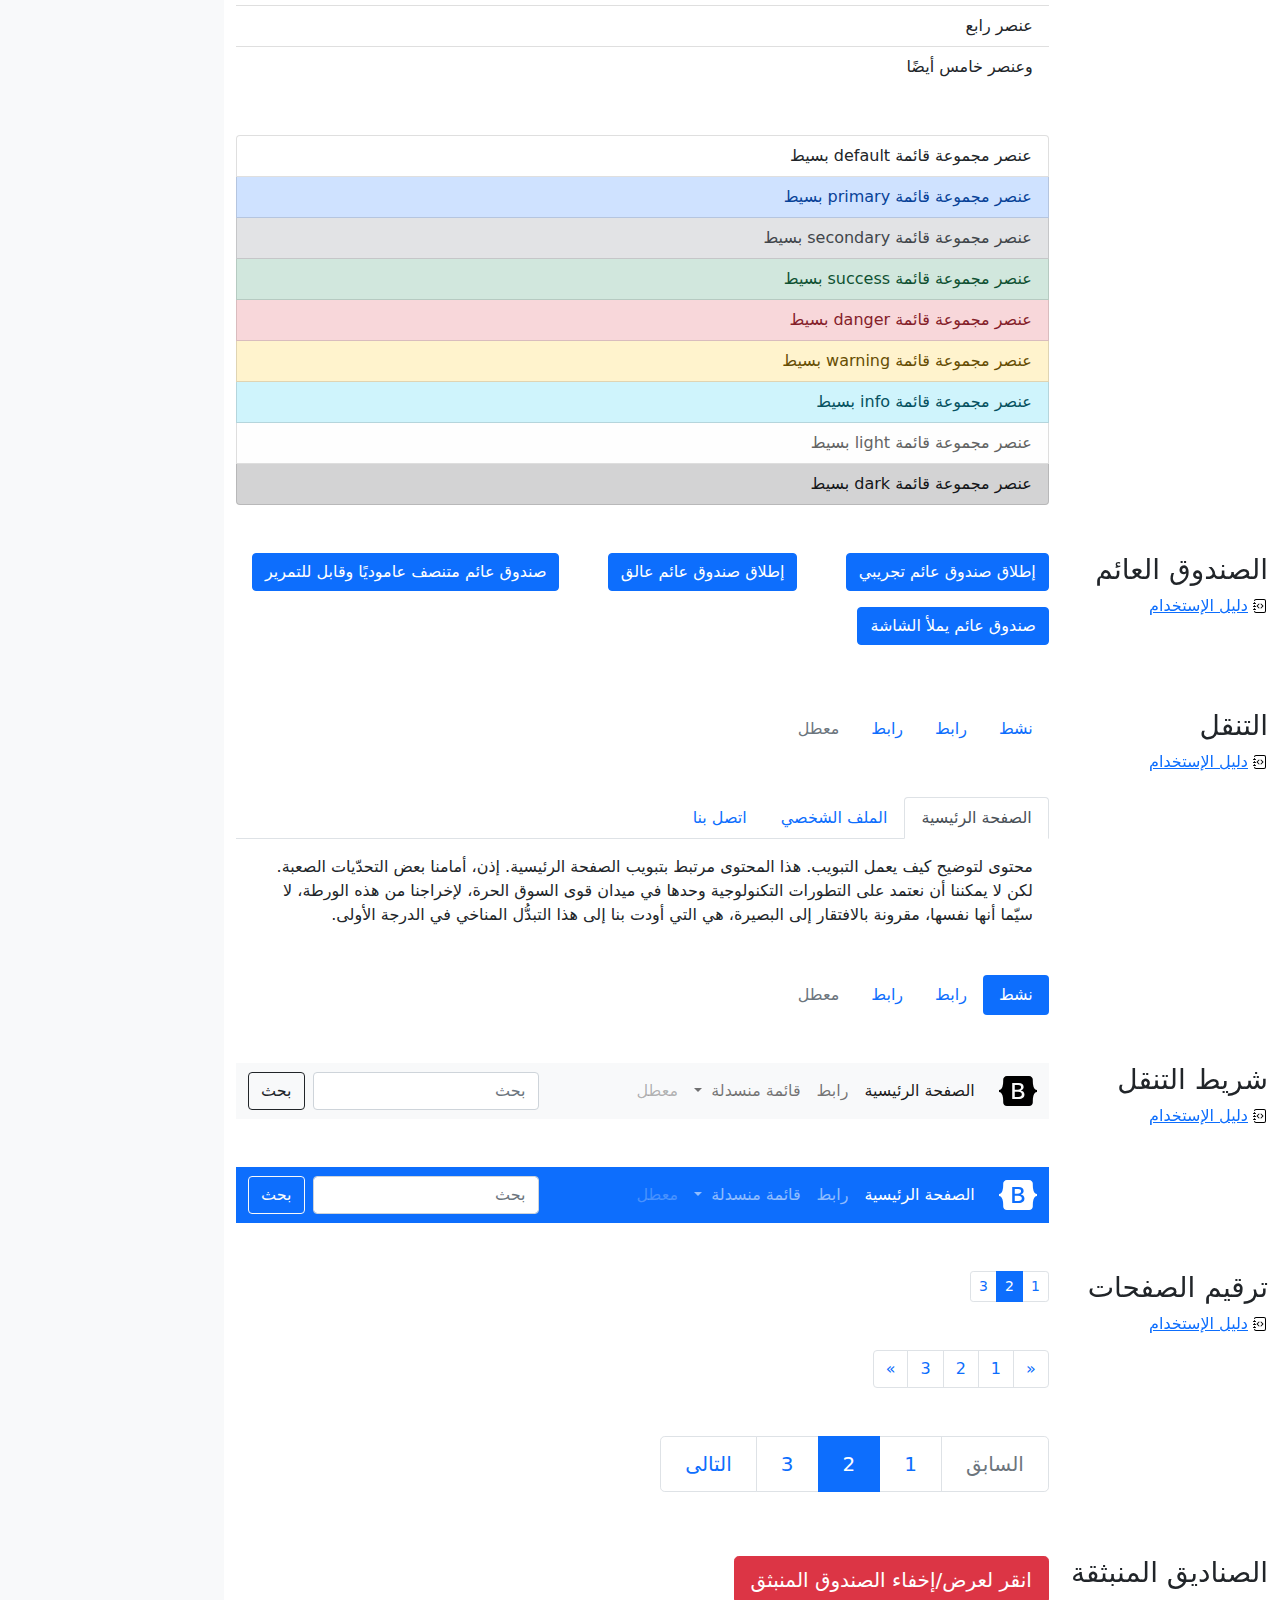
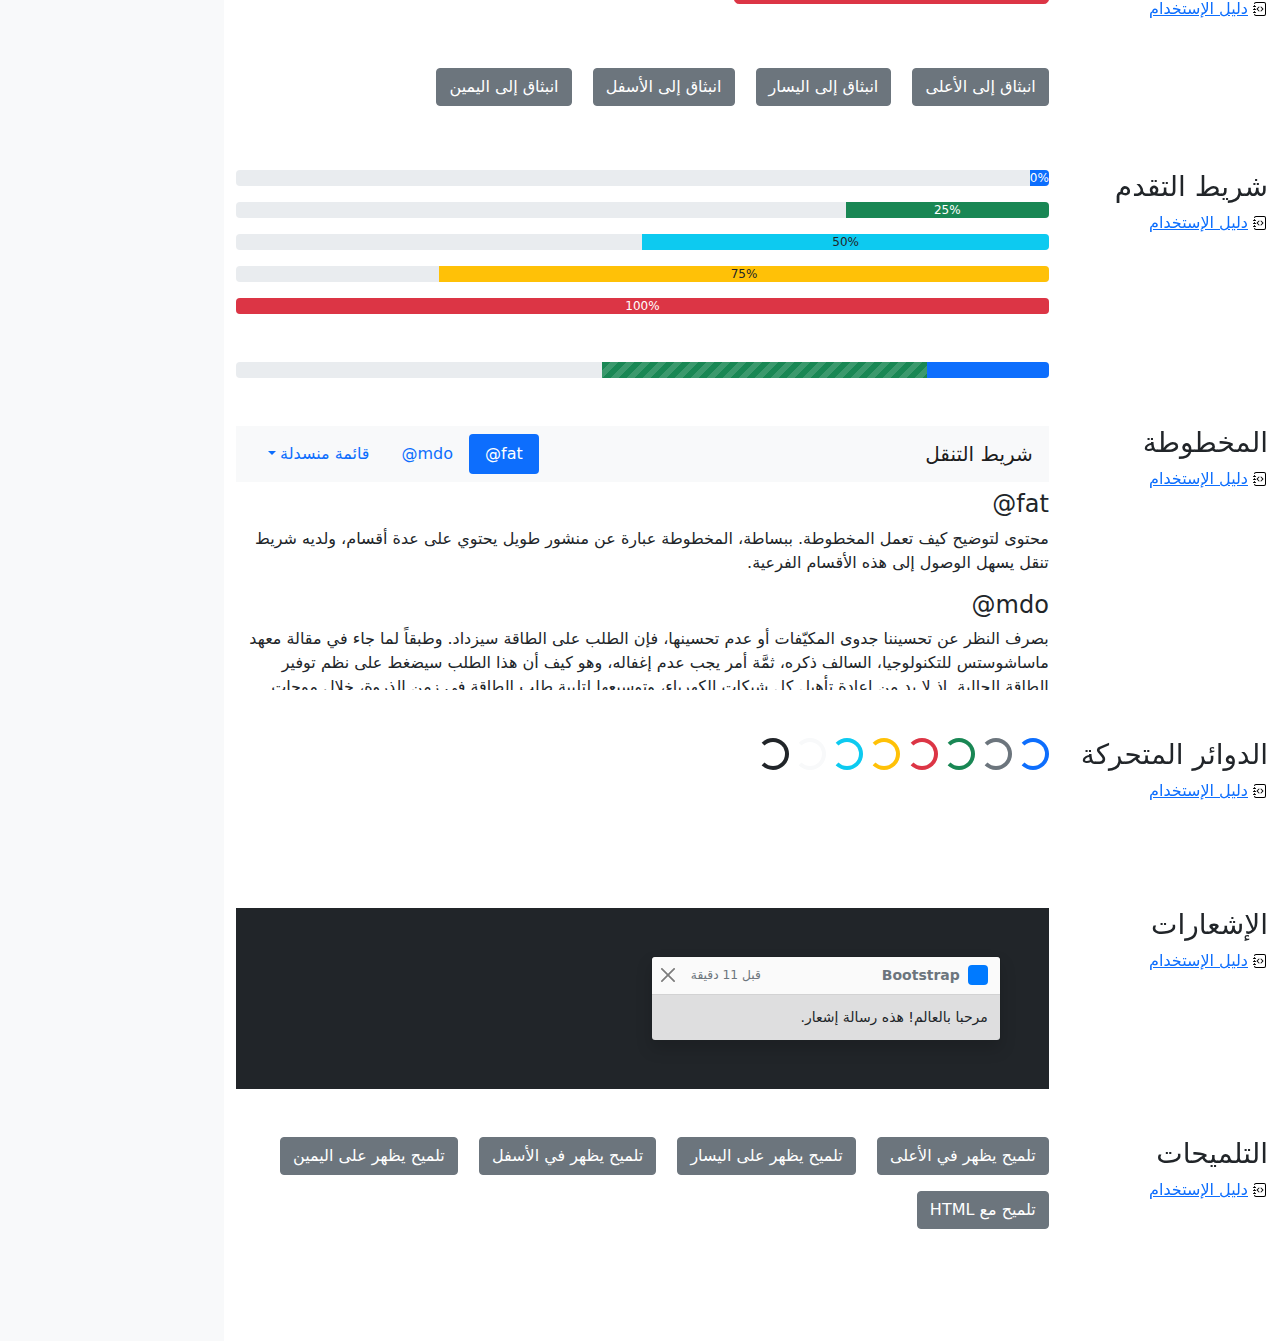
<file: page5/Style/Style/bootstrap/cheatsheet-rtl/index.html>
<!doctype html>
<html lang="ar" dir="rtl">
  <head>
    <meta charset="utf-8">
    <meta name="viewport" content="width=device-width, initial-scale=1">
    <meta name="description" content="">
    <meta name="author" content="Mark Otto, Jacob Thornton, and Bootstrap contributors">
    <meta name="generator" content="Hugo 0.88.1">
    <title>ورقة الغش · Bootstrap v5.1</title>

    <link rel="canonical" href="https://getbootstrap.com/docs/5.1/examples/cheatsheet-rtl/">

    

    <!-- Bootstrap core CSS -->
<link href="../assets/dist/css/bootstrap.rtl.min.css" rel="stylesheet">

    <style>
      .bd-placeholder-img {
        font-size: 1.125rem;
        text-anchor: middle;
        -webkit-user-select: none;
        -moz-user-select: none;
        user-select: none;
      }

      @media (min-width: 768px) {
        .bd-placeholder-img-lg {
          font-size: 3.5rem;
        }
      }
    </style>

    
    <!-- Custom styles for this template -->
    <link href="../cheatsheet/cheatsheet.rtl.css" rel="stylesheet">
  </head>
  <body class="bg-light">
    
<header class="bd-header bg-dark py-3 d-flex align-items-stretch border-bottom border-dark">
  <div class="container-fluid d-flex align-items-center">
    <h1 class="d-flex align-items-center fs-4 text-white mb-0">
      <img src="../assets/brand/bootstrap-logo-white.svg" width="38" height="30" class="me-3" alt="Bootstrap">
      ورقة الغش
    </h1>
    <a href="../examples/cheatsheet/" class="ms-auto link-light" hreflang="en">جدول بيانات LTR</a>
  </div>
</header>
<aside class="bd-aside sticky-xl-top text-muted align-self-start mb-3 mb-xl-5 px-2">
  <h2 class="h6 pt-4 pb-3 mb-4 border-bottom">على هذه الصفحة</h2>
  <nav class="small" id="toc">
    <ul class="list-unstyled">
      <li class="my-2">
        <button class="btn d-inline-flex align-items-center collapsed" data-bs-toggle="collapse" aria-expanded="false" data-bs-target="#contents-collapse" aria-controls="contents-collapse">المحتوى</button>
        <ul class="list-unstyled ps-3 collapse" id="contents-collapse">
          <li><a class="d-inline-flex align-items-center rounded" href="#typography">النصوص</a></li>
          <li><a class="d-inline-flex align-items-center rounded" href="#images">الصور</a></li>
          <li><a class="d-inline-flex align-items-center rounded" href="#tables">الجداول</a></li>
          <li><a class="d-inline-flex align-items-center rounded" href="#figures">النماذج البيانية</a></li>
        </ul>
      </li>
      <li class="my-2">
        <button class="btn d-inline-flex align-items-center collapsed" data-bs-toggle="collapse" aria-expanded="false" data-bs-target="#forms-collapse" aria-controls="forms-collapse">النماذج</button>
        <ul class="list-unstyled ps-3 collapse" id="forms-collapse">
          <li><a class="d-inline-flex align-items-center rounded" href="#overview">نظرة عامة</a></li>
          <li><a class="d-inline-flex align-items-center rounded" href="#disabled-forms">الحقول المعطلة</a></li>
          <li><a class="d-inline-flex align-items-center rounded" href="#sizing">الأحجام</a></li>
          <li><a class="d-inline-flex align-items-center rounded" href="#input-group">مجموعة الإدخال</a></li>
          <li><a class="d-inline-flex align-items-center rounded" href="#floating-labels">الحقول ذوي العناوين العائمة</a></li>
          <li><a class="d-inline-flex align-items-center rounded" href="#validation">التحقق</a></li>
        </ul>
      </li>
      <li class="my-2">
        <button class="btn d-inline-flex align-items-center collapsed" data-bs-toggle="collapse" aria-expanded="false" data-bs-target="#components-collapse" aria-controls="components-collapse">مكونات</button>
        <ul class="list-unstyled ps-3 collapse" id="components-collapse">
          <li><a class="d-inline-flex align-items-center rounded" href="#accordion">المطوية</a></li>
          <li><a class="d-inline-flex align-items-center rounded" href="#alerts">الإنذارات</a></li>
          <li><a class="d-inline-flex align-items-center rounded" href="#badge">الشارة</a></li>
          <li><a class="d-inline-flex align-items-center rounded" href="#breadcrumb">مسار التنقل التفصيلي</a></li>
          <li><a class="d-inline-flex align-items-center rounded" href="#buttons">الأزرار</a></li>
          <li><a class="d-inline-flex align-items-center rounded" href="#button-group">مجموعة الأزرار</a></li>
          <li><a class="d-inline-flex align-items-center rounded" href="#card">البطاقة</a></li>
          <li><a class="d-inline-flex align-items-center rounded" href="#carousel">شرائح العرض</a></li>
          <li><a class="d-inline-flex align-items-center rounded" href="#dropdowns">القوائم المنسدلة</a></li>
          <li><a class="d-inline-flex align-items-center rounded" href="#list-group">مجموعة العناصر</a></li>
          <li><a class="d-inline-flex align-items-center rounded" href="#modal">الصندوق العائم</a></li>
          <li><a class="d-inline-flex align-items-center rounded" href="#navs">التنقل</a></li>
          <li><a class="d-inline-flex align-items-center rounded" href="#navbar">شريط التنقل</a></li>
          <li><a class="d-inline-flex align-items-center rounded" href="#pagination">ترقيم الصفحات</a></li>
          <li><a class="d-inline-flex align-items-center rounded" href="#popovers">الصناديق المنبثقة</a></li>
          <li><a class="d-inline-flex align-items-center rounded" href="#progress">شريط التقدم</a></li>
          <li><a class="d-inline-flex align-items-center rounded" href="#scrollspy">المخطوطة</a></li>
          <li><a class="d-inline-flex align-items-center rounded" href="#spinners">الدوائر المتحركة</a></li>
          <li><a class="d-inline-flex align-items-center rounded" href="#toasts">الإشعارات</a></li>
          <li><a class="d-inline-flex align-items-center rounded" href="#tooltips">التلميحات</a></li>
        </ul>
      </li>
    </ul>
  </nav>
</aside>
<div class="bd-cheatsheet container-fluid bg-body">
  <section id="content">
    <h2 class="sticky-xl-top fw-bold pt-3 pt-xl-5 pb-2 pb-xl-3">المحتوى</h2>

    <article class="my-3" id="typography">
      <div class="bd-heading sticky-xl-top align-self-start mt-5 mb-3 mt-xl-0 mb-xl-2">
        <h3>النصوص</h3>
        <a class="d-flex align-items-center" hreflang="en" href="../content/typography/">دليل الإستخدام</a>
      </div>

      <div>
        <div class="bd-example">
        <p class="display-1">العرض 1</p>
        <p class="display-2">العرض 2</p>
        <p class="display-3">العرض 3</p>
        <p class="display-4">العرض 4</p>
        <p class="display-5">العرض 5</p>
        <p class="display-6">العرض 6</p>
        </div>

        <div class="bd-example">
        <p class="h1">عنوان 1</p>
        <p class="h2">عنوان 2</p>
        <p class="h3">عنوان 3</p>
        <p class="h4">عنوان 4</p>
        <p class="h5">عنوان 5</p>
        <p class="h6">عنوان 6</p>
        </div>

        <div class="bd-example">
        <p class="lead">
          هذه قطعة إملائية متميزة، فهي مصممة لتكون بارزة من بين القطع الإملائية الأخرى.
        </p>
        </div>

        <div class="bd-example">
        <p>يمكنك استخدام تصنيف mark <mark>لتحديد</mark> نص.</p>
        <p><del>من المفترض أن يتم التعامل مع هذا السطر كنص محذوف.</del></p>
        <p><s>من المفترض أن يتم التعامل مع هذا السطر على أنه لم يعد دقيقًا.</s></p>
        <p><ins>من المفترض أن يتم التعامل مع هذا السطر كإضافة إلى المستند.</ins></p>
        <p><u>سيتم عرض النص في هذا السطر كما وتحته خط.</u></p>
        <p><small>من المفترض أن يتم التعامل مع هذا السطر على أنه يحوي تفاصيل صغيرة.</small></p>
        <p><strong>هذا السطر يحوي نص عريض.</strong></p>
        <p><em>هذا السطر يحوي نص مائل.</em></p>
        </div>

        <div class="bd-example">
        <blockquote class="blockquote">
          <p>إقتباس مبهر، موضوع في عنصر blockquote</p>
          <footer class="blockquote-footer">شخص مشهور في <cite title= "عنوان المصدر"> عنوان المصدر </cite></footer>
        </blockquote>
        </div>

        <div class="bd-example">
        <ul class="list-unstyled">
          <li>هذه قائمة عناصر.</li>
          <li>بالرغم من أنها مصممة كي لا تظهر كذلك.</li>
          <li>إلا أنها مجهزة كـ قائمة خلف الكواليس</li>
          <li>هذا التصميم ينطبق فقد على القائمة الرئيسية</li>
          <li>القوائم الفرعية
            <ul>
              <li>لا تتأثر بهذا التصميم</li>
              <li>فهي تظهر عليها علامات الترقيم</li>
              <li>وتحتوي على مساحة فارغة بجوارها</li>
            </ul>
          </li>
          <li>قد يكون هذا التصميم مفيدًا في بعض الأحيان.</li>
        </ul>
        </div>

        <div class="bd-example">
        <ul class="list-inline">
          <li class="list-inline-item">هذا عنصر في قائمة.</li>
          <li class="list-inline-item">وهذا أيضًا.</li>
          <li class="list-inline-item">لكنهم يظهرون متجاورين.</li>
        </ul>
        </div>
      </div>
    </article>
    <article class="my-3" id="images">
      <div class="bd-heading sticky-xl-top align-self-start mt-5 mb-3 mt-xl-0 mb-xl-2">
        <h3>الصور</h3>
        <a class="d-flex align-items-center" hreflang="en" href="../content/images/">دليل الإستخدام</a>
      </div>

      <div>
        <div class="bd-example">
        <svg class="bd-placeholder-img bd-placeholder-img-lg img-fluid" width="100%" height="250" xmlns="http://www.w3.org/2000/svg" role="img" aria-label="Placeholder: صورة مستجيبة" preserveAspectRatio="xMidYMid slice" focusable="false"><title>Placeholder</title><rect width="100%" height="100%" fill="#868e96"/><text x="50%" y="50%" fill="#dee2e6" dy=".3em">صورة مستجيبة</text></svg>

        </div>

        <div class="bd-example">
        <svg class="bd-placeholder-img img-thumbnail" width="200" height="200" xmlns="http://www.w3.org/2000/svg" role="img" aria-label="صورة عنصر نائب مربع عام مع حدود بيضاء حولها ، مما يجعلها تشبه صورة تم التقاطها بكاميرا فورية قديمة: 200x200" preserveAspectRatio="xMidYMid slice" focusable="false"><title>صورة عنصر نائب مربع عام مع حدود بيضاء حولها ، مما يجعلها تشبه صورة تم التقاطها بكاميرا فورية قديمة</title><rect width="100%" height="100%" fill="#868e96"/><text x="50%" y="50%" fill="#dee2e6" dy=".3em">200x200</text></svg>

        </div>
      </div>
    </article>
    <article class="my-3" id="tables">
      <div class="bd-heading sticky-xl-top align-self-start mt-5 mb-3 mt-xl-0 mb-xl-2">
        <h3>الجداول</h3>
        <a class="d-flex align-items-center" hreflang="en" href="../content/tables/">دليل الإستخدام</a>
      </div>

      <div>
        <div class="bd-example">
        <table class="table table-striped">
          <thead>
          <tr>
            <th scope="col">#</th>
            <th scope="col">الاسم الاول</th>
            <th scope="col">الكنية</th>
            <th scope="col">الاسم المستعار</th>
          </tr>
          </thead>
          <tbody>
          <tr>
            <th scope="row">1</th>
            <td>Mark</td>
            <td>Otto</td>
            <td><bdo lang="en" dir="ltr">@mdo</bdo></td>
          </tr>
          <tr>
            <th scope="row">2</th>
            <td>Jacob</td>
            <td>Thornton</td>
            <td><bdo lang="en" dir="ltr">@fat</bdo></td>
          </tr>
          <tr>
            <th scope="row">3</th>
            <td colspan="2">Larry the Bird</td>
            <td><bdo lang="en" dir="ltr">@twitter</bdo></td>
          </tr>
          </tbody>
        </table>
        </div>

        <div class="bd-example">
        <table class="table table-dark table-borderless">
          <thead>
          <tr>
            <th scope="col">#</th>
            <th scope="col">الاسم الاول</th>
            <th scope="col">الكنية</th>
            <th scope="col">الاسم المستعار</th>
          </tr>
          </thead>
          <tbody>
          <tr>
            <th scope="row">1</th>
            <td>Mark</td>
            <td>Otto</td>
            <td><bdo lang="en" dir="ltr">@mdo</bdo></td>
          </tr>
          <tr>
            <th scope="row">2</th>
            <td>Jacob</td>
            <td>Thornton</td>
            <td><bdo lang="en" dir="ltr">@fat</bdo></td>
          </tr>
          <tr>
            <th scope="row">3</th>
            <td colspan="2">Larry the Bird</td>
            <td><bdo lang="en" dir="ltr">@twitter</bdo></td>
          </tr>
          </tbody>
        </table>
        </div>

        <div class="bd-example">
        <table class="table table-hover">
          <thead>
          <tr>
            <th scope="col">Class</th>
            <th scope="col">عنوان</th>
            <th scope="col">عنوان</th>
          </tr>
          </thead>
          <tbody>
          <tr>
            <th scope="row">Default</th>
            <td>خلية</td>
            <td>خلية</td>
          </tr>
          
          <tr class="table-primary">
            <th scope="row">Primary</th>
            <td>خلية</td>
            <td>خلية</td>
          </tr>
          <tr class="table-secondary">
            <th scope="row">Secondary</th>
            <td>خلية</td>
            <td>خلية</td>
          </tr>
          <tr class="table-success">
            <th scope="row">Success</th>
            <td>خلية</td>
            <td>خلية</td>
          </tr>
          <tr class="table-danger">
            <th scope="row">Danger</th>
            <td>خلية</td>
            <td>خلية</td>
          </tr>
          <tr class="table-warning">
            <th scope="row">Warning</th>
            <td>خلية</td>
            <td>خلية</td>
          </tr>
          <tr class="table-info">
            <th scope="row">Info</th>
            <td>خلية</td>
            <td>خلية</td>
          </tr>
          <tr class="table-light">
            <th scope="row">Light</th>
            <td>خلية</td>
            <td>خلية</td>
          </tr>
          <tr class="table-dark">
            <th scope="row">Dark</th>
            <td>خلية</td>
            <td>خلية</td>
          </tr>
          </tbody>
        </table>
        </div>

        <div class="bd-example">
        <table class="table table-sm table-bordered">
          <thead>
          <tr>
            <th scope="col">#</th>
            <th scope="col">الاسم الاول</th>
            <th scope="col">الكنية</th>
            <th scope="col">الاسم المستعار</th>
          </tr>
          </thead>
          <tbody>
          <tr>
            <th scope="row">1</th>
            <td>Mark</td>
            <td>Otto</td>
            <td><bdo lang="en" dir="ltr">@mdo</bdo></td>
          </tr>
          <tr>
            <th scope="row">2</th>
            <td>Jacob</td>
            <td>Thornton</td>
            <td><bdo lang="en" dir="ltr">@fat</bdo></td>
          </tr>
          <tr>
            <th scope="row">3</th>
            <td colspan="2">Larry the Bird</td>
            <td><bdo lang="en" dir="ltr">@twitter</bdo></td>
          </tr>
          </tbody>
        </table>
        </div>
      </div>
    </article>
    <article class="my-3" id="figures">
      <div class="bd-heading sticky-xl-top align-self-start mt-5 mb-3 mt-xl-0 mb-xl-2">
        <h3>النماذج البيانية</h3>
        <a class="d-flex align-items-center" hreflang="en" href="../content/figures/">دليل الإستخدام</a>
      </div>

      <div>
        <div class="bd-example">
        <figure class="figure">
          <svg class="bd-placeholder-img figure-img img-fluid rounded" width="400" height="300" xmlns="http://www.w3.org/2000/svg" role="img" aria-label="Placeholder: 400x300" preserveAspectRatio="xMidYMid slice" focusable="false"><title>Placeholder</title><rect width="100%" height="100%" fill="#868e96"/><text x="50%" y="50%" fill="#dee2e6" dy=".3em">400x300</text></svg>

          <figcaption class="figure-caption">شرح للصورة أعلاه.</figcaption>
        </figure>
        </div>
      </div>
    </article>
  </section>

  <section id="forms">
    <h2 class="sticky-xl-top fw-bold pt-3 pt-xl-5 pb-2 pb-xl-3">النماذج</h2>

    <article class="my-3" id="overview">
      <div class="bd-heading sticky-xl-top align-self-start mt-5 mb-3 mt-xl-0 mb-xl-2">
        <h3>نظرة عامة</h3>
        <a class="d-flex align-items-center" hreflang="en" href="../forms/overview/">دليل الإستخدام</a>
      </div>

      <div>
        <div class="bd-example">
        <form>
          <div class="mb-3">
            <label for="exampleInputEmail1" class="form-label">البريد الإلكتروني</label>
            <input type="email" class="form-control" id="exampleInputEmail1" aria-describedby="emailHelp">
            <div id="emailHelp" class="form-text">لن نقوم بمشاركة بريدك الإلكتروني مع أي شخص آخر.</div>
          </div>
          <div class="mb-3">
            <label for="exampleInputPassword1" class="form-label">كلمة السر</label>
            <input type="password" class="form-control" id="exampleInputPassword1">
          </div>
          <div class="mb-3 form-check">
            <input type="checkbox" class="form-check-input" id="exampleCheck1">
            <label class="form-check-label" for="exampleCheck1">اخترني</label>
          </div>
          <fieldset class="mb-3">
            <legend>أزرار الاختيار الأحادي</legend>
            <div class="form-check">
              <input type="radio" name="radios" class="form-check-input" id="exampleRadio1" checked>
              <label class="form-check-label" for="exampleRadio1">الخيار الافتراضي</label>
            </div>
            <div class="mb-3 form-check">
              <input type="radio" name="radios" class="form-check-input" id="exampleRadio2">
              <label class="form-check-label" for="exampleRadio2">خيار آخر</label>
            </div>
          </fieldset>
          <div class="mb-3">
            <label class="form-label" for="customFile">رفع</label>
            <input type="file" class="form-control" id="customFile">
          </div>
          <div class="mb-3 form-check form-switch">
            <input class="form-check-input" type="checkbox" role="switch" id="flexSwitchCheckChecked" checked>
            <label class="form-check-label" for="flexSwitchCheckChecked">زر على شكل مفتاح اختيار.</label>
          </div>
          <div class="mb-3">
            <label for="customRange3" class="form-label">مثال على حقل اختيار نطاقي</label>
            <input type="range" class="form-range" min="0" max="5" step="0.5" id="customRange3">
          </div>
          <button type="submit" class="btn btn-primary">إرسال</button>
        </form>
        </div>
      </div>
    </article>
    <article class="my-3" id="disabled-forms">
      <div class="bd-heading sticky-xl-top align-self-start mt-5 mb-3 mt-xl-0 mb-xl-2">
        <h3>الحقول المعطلة</h3>
        <a class="d-flex align-items-center" hreflang="en" href="../forms/overview/#disabled-forms">دليل الإستخدام</a>
      </div>

      <div>
        <div class="bd-example">
        <form>
          <fieldset disabled aria-label="مثال على مجموعة الحقول المعطلة">
            <div class="mb-3">
              <label for="disabledTextInput" class="form-label">حقل إدخال معطل</label>
              <input type="text" id="disabledTextInput" class="form-control" placeholder="حقل إدخال معطل">
            </div>
            <div class="mb-3">
              <label for="disabledSelect" class="form-label">قائمة اختيار معطلة</label>
              <select id="disabledSelect" class="form-select">
                <option>خيار معطل</option>
              </select>
            </div>
            <div class="mb-3">
              <div class="form-check">
                <input class="form-check-input" type="checkbox" id="disabledFieldsetCheck" disabled>
                <label class="form-check-label" for="disabledFieldsetCheck">
                  زر اختيار معطل
                </label>
              </div>
            </div>
            <fieldset class="mb-3">
              <legend>أزرار اختيار أحادي معطلين</legend>
              <div class="form-check">
                <input type="radio" name="radios" class="form-check-input" id="disabledRadio1" disabled>
                <label class="form-check-label" for="disabledRadio1">خيار معطل</label>
              </div>
              <div class="mb-3 form-check">
                <input type="radio" name="radios" class="form-check-input" id="disabledRadio2" disabled>
                <label class="form-check-label" for="disabledRadio2">خيار آخر معطل</label>
              </div>
            </fieldset>
            <div class="mb-3">
              <label class="form-label" for="disabledCustomFile">رفع معطل</label>
              <input type="file" class="form-control" id="disabledCustomFile" disabled>
            </div>
            <div class="mb-3 form-check form-switch">
              <input class="form-check-input" type="checkbox" role="switch" id="disabledSwitchCheckChecked" checked disabled>
              <label class="form-check-label" for="disabledSwitchCheckChecked">زر معطل على شكل مفتاح اختيار.</label>
            </div>
            <div class="mb-3">
              <label for="disabledRange" class="form-label">حقل اختيار نطاقي معطل</label>
              <input type="range" class="form-range" min="0" max="5" step="0.5" id="disabledRange">
            </div>
            <button type="submit" class="btn btn-primary">إرسال</button>
          </fieldset>
        </form>
        </div>
      </div>
    </article>
    <article class="my-3" id="sizing">
      <div class="bd-heading sticky-xl-top align-self-start mt-5 mb-3 mt-xl-0 mb-xl-2">
        <h3>الأحجام</h3>
        <a class="d-flex align-items-center" hreflang="en" href="../forms/form-control/#sizing">دليل الإستخدام</a>
      </div>

      <div>
        <div class="bd-example">
        <div class="mb-3">
          <input class="form-control form-control-lg" type="text" placeholder="حقل إدخال كبير" aria-label=".form-control-lg مثال">
        </div>
        <div class="mb-3">
          <select class="form-select form-select-lg mb-3" aria-label=".form-select-lg مثال">
            <option selected>افتح قائمة الاختيار هذه</option>
            <option value="1">واحد</option>
            <option value="2">اثنان</option>
            <option value="3">ثلاثة</option>
          </select>
        </div>
        <div class="mb-3">
          <input type="file" class="form-control form-control-lg" aria-label="مثال على إدخال ملف كبير">
        </div>
        </div>

        <div class="bd-example">
        <div class="mb-3">
          <input class="form-control form-control-sm" type="text" placeholder="حقل إدخال صغير" aria-label=".form-control-sm مثال">
        </div>
        <div class="mb-3">
          <select class="form-select form-select-sm" aria-label=".form-select-sm مثال">
            <option selected>افتح قائمة الاختيار هذه</option>
            <option value="1">واحد</option>
            <option value="2">اثنان</option>
            <option value="3">ثلاثة</option>
          </select>
        </div>
        <div class="mb-3">
          <input type="file" class="form-control form-control-sm" aria-label="مثال على إدخال ملف صغير">
        </div>
        </div>
      </div>
    </article>
    <article class="my-3" id="input-group">
      <div class="bd-heading sticky-xl-top align-self-start mt-5 mb-3 mt-xl-0 mb-xl-2">
        <h3>مجموعة الإدخال</h3>
        <a class="d-flex align-items-center" hreflang="en" href="../forms/input-group/">دليل الإستخدام</a>
      </div>

      <div>
        <div class="bd-example">
        <div class="input-group mb-3">
          <span class="input-group-text" id="basic-addon1">أنا اسمي</span>
          <input type="text" class="form-control" placeholder="فلان الفلاني" aria-label="الاسم" aria-describedby="basic-addon1">
        </div>
        <div class="input-group mb-3">
          <input type="text" class="form-control" placeholder="أنا أحب الكعك والقهوة" aria-label="الطعام المفضل" aria-describedby="basic-addon2">
          <span class="input-group-text" id="basic-addon2">وغيرها</span>
        </div>
        <label for="basic-url" class="form-label">عنوان حسابك الشخصي</label>
        <div class="input-group mb-3">
          <input type="text" class="form-control" id="basic-url" aria-describedby="basic-addon3">
          <span class="input-group-text" id="basic-addon3"><bdo lang="en" dir="ltr">https://example.com/users/</bdo></span>
        </div>
        <div class="input-group mb-3">
          <span class="input-group-text"><bdo lang="en" dir="ltr">.00</bdo></span>
          <input type="text" class="form-control" aria-label="المبلغ (لأقرب دولار)">
          <span class="input-group-text">$</span>
        </div>
        <div class="input-group">
          <span class="input-group-text">مع textarea</span>
          <textarea class="form-control" aria-label="مع textarea"></textarea>
        </div>
        </div>
      </div>
    </article>
    <article class="my-3" id="floating-labels">
      <div class="bd-heading sticky-xl-top align-self-start mt-5 mb-3 mt-xl-0 mb-xl-2">
        <h3>الحقول ذوي العناوين العائمة</h3>
        <a class="d-flex align-items-center" href="../forms/floating-labels/">دليل الإستخدام</a>
      </div>

      <div>
        <div class="bd-example">
        <form>
          <div class="form-floating mb-3">
            <input type="email" class="form-control" id="floatingInput" placeholder="name@example.com">
            <label for="floatingInput">البريد الالكتروني</label>
          </div>
          <div class="form-floating">
            <input type="password" class="form-control" id="floatingPassword" placeholder="كلمة السر">
            <label for="floatingPassword">كلمة السر</label>
          </div>
        </form>
        </div>
      </div>
    </article>
    <article class="my-3" id="validation">
      <div class="bd-heading sticky-xl-top align-self-start mt-5 mb-3 mt-xl-0 mb-xl-2">
        <h3>التحقق</h3>
        <a class="d-flex align-items-center" hreflang="en" href="../forms/validation/">دليل الإستخدام</a>
      </div>

      <div>
        <div class="bd-example">
        <form class="row g-3">
          <div class="col-md-4">
            <label for="validationServer01" class="form-label">الاسم الاول</label>
            <input type="text" class="form-control is-valid" id="validationServer01" value="Mark" required>
            <div class="valid-feedback">
              يبدو صحيحًا!
            </div>
          </div>
          <div class="col-md-4">
            <label for="validationServer02" class="form-label">الكنية</label>
            <input type="text" class="form-control is-valid" id="validationServer02" value="Otto" required>
            <div class="valid-feedback">
              يبدو صحيحًا!
            </div>
          </div>
          <div class="col-md-4">
            <label for="validationServerUsername" class="form-label">اسم المستخدم</label>
            <div class="input-group has-validation">
              <input type="text" class="form-control is-invalid" id="validationServerUsername" aria-describedby="inputGroupPrepend3" required>
              <span class="input-group-text" id="inputGroupPrepend3">@</span>
              <div class="invalid-feedback">
                يرجى اختيار اسم مستخدم.
              </div>
            </div>
          </div>
          <div class="col-md-6">
            <label for="validationServer03" class="form-label">مدينة</label>
            <input type="text" class="form-control is-invalid" id="validationServer03" required>
            <div class="invalid-feedback">
              يرجى إدخال مدينة صحيحة.
            </div>
          </div>
          <div class="col-md-3">
            <label for="validationServer04" class="form-label">حالة</label>
            <select class="form-select is-invalid" id="validationServer04" required>
              <option selected disabled value="">اختر...</option>
              <option>...</option>
            </select>
            <div class="invalid-feedback">
              يرجى اختيار ولاية صحيحة.
            </div>
          </div>
          <div class="col-md-3">
            <label for="validationServer05" class="form-label">الرمز البريدي</label>
            <input type="text" class="form-control is-invalid" id="validationServer05" required>
            <div class="invalid-feedback">
              يرجى إدخال رمز بريدي صحيح.
            </div>
          </div>
          <div class="col-12">
            <div class="form-check">
              <input class="form-check-input is-invalid" type="checkbox" value="" id="invalidCheck3" required>
              <label class="form-check-label" for="invalidCheck3">
                أوافق على الشروط والأحكام
              </label>
              <div class="invalid-feedback">
                تجب الموافقة قبل إرسال النموذج.
              </div>
            </div>
          </div>
          <div class="col-12">
            <button class="btn btn-primary" type="submit">إرسال النموذج</button>
          </div>
        </form>
        </div>
      </div>
    </article>
  </section>

  <section id="components">
    <h2 class="sticky-xl-top fw-bold pt-3 pt-xl-5 pb-2 pb-xl-3">العناصر</h2>

    <article class="my-3" id="accordion">
      <div class="bd-heading sticky-xl-top align-self-start mt-5 mb-3 mt-xl-0 mb-xl-2">
        <h3>المطوية</h3>
        <a class="d-flex align-items-center" hreflang="en" href="../components/accordion/">دليل الإستخدام</a>
      </div>

      <div>
        <div class="bd-example">
        <div class="accordion" id="accordionExample">
          <div class="accordion-item">
            <h4 class="accordion-header" id="headingOne">
              <button class="accordion-button" type="button" data-bs-toggle="collapse" data-bs-target="#collapseOne" aria-expanded="true" aria-controls="collapseOne">
                عنصر المطوية الأول
              </button>
            </h4>
            <div id="collapseOne" class="accordion-collapse collapse show" aria-labelledby="headingOne" data-bs-parent="#accordionExample">
              <div class="accordion-body">
                <strong>هذا هو محتوى عنصر المطوية الأول.</strong> سيكون المحتوى مخفيًا بشكل إفتراضي حتى يقوم Bootstrap بإضافة الكلاسات اللازمة لكل عنصر في المطوية. هذه الكلاسات تتحكم بالمظهر العام ووتتحكم أيضا بإظهار وإخفاء أقسام المطوية عبر حركات CSS الإنتقالية. يمكنك تعديل أي من هذه عبر كلاسات CSS خاصة بك، او عبر تغيير القيم الإفتراضية المقدمة من Bootsrap. من الجدير بالذكر أنه يمكن وضع أي كود HTML هنا، ولكن الحركة الإنتقالية قد تحد من الoverflow.
              </div>
            </div>
          </div>
          <div class="accordion-item">
            <h4 class="accordion-header" id="headingTwo">
              <button class="accordion-button collapsed" type="button" data-bs-toggle="collapse" data-bs-target="#collapseTwo" aria-expanded="false" aria-controls="collapseTwo">
                عنصر المطوية الثاني
              </button>
            </h4>
            <div id="collapseTwo" class="accordion-collapse collapse" aria-labelledby="headingTwo" data-bs-parent="#accordionExample">
              <div class="accordion-body">
                <strong>هذا هو محتوى عنصر المطوية الثاني.</strong> سيكون المحتوى مخفيًا بشكل إفتراضي حتى يقوم Bootstrap بإضافة الكلاسات اللازمة لكل عنصر في المطوية. هذه الكلاسات تتحكم بالمظهر العام ووتتحكم أيضا بإظهار وإخفاء أقسام المطوية عبر حركات CSS الإنتقالية. يمكنك تعديل أي من هذه عبر كلاسات CSS خاصة بك، او عبر تغيير القيم الإفتراضية المقدمة من Bootsrap. من الجدير بالذكر أنه يمكن وضع أي كود HTML هنا، ولكن الحركة الإنتقالية قد تحد من الoverflow.
              </div>
            </div>
          </div>
          <div class="accordion-item">
            <h4 class="accordion-header" id="headingThree">
              <button class="accordion-button collapsed" type="button" data-bs-toggle="collapse" data-bs-target="#collapseThree" aria-expanded="false" aria-controls="collapseThree">
                عنصر المطوية الثالث
              </button>
            </h4>
            <div id="collapseThree" class="accordion-collapse collapse" aria-labelledby="headingThree" data-bs-parent="#accordionExample">
              <div class="accordion-body">
                <strong>هذا هو محتوى عنصر المطوية الثالث.</strong> سيكون المحتوى مخفيًا بشكل إفتراضي حتى يقوم Bootstrap بإضافة الكلاسات اللازمة لكل عنصر في المطوية. هذه الكلاسات تتحكم بالمظهر العام ووتتحكم أيضا بإظهار وإخفاء أقسام المطوية عبر حركات CSS الإنتقالية. يمكنك تعديل أي من هذه عبر كلاسات CSS خاصة بك، او عبر تغيير القيم الإفتراضية المقدمة من Bootsrap. من الجدير بالذكر أنه يمكن وضع أي كود HTML هنا، ولكن الحركة الإنتقالية قد تحد من الoverflow.
              </div>
            </div>
          </div>
        </div>
        </div>
      </div>
    </article>
    <article class="my-3" id="alerts">
      <div class="bd-heading sticky-xl-top align-self-start mt-5 mb-3 mt-xl-0 mb-xl-2">
        <h3>الإنذارات</h3>
        <a class="d-flex align-items-center" hreflang="en" href="../components/alerts/">دليل الإستخدام</a>
      </div>

      <div>
        <div class="bd-example">
        
        <div class="alert alert-primary alert-dismissible fade show" role="alert">
          تنبيه primary بسيط مع <a href="#" class="alert-link">رابط مثال</a>. أعطها نقرة إذا أردت.
          <button type="button" class="btn-close" data-bs-dismiss="alert" aria-label="قريب"></button>
        </div>
        <div class="alert alert-secondary alert-dismissible fade show" role="alert">
          تنبيه secondary بسيط مع <a href="#" class="alert-link">رابط مثال</a>. أعطها نقرة إذا أردت.
          <button type="button" class="btn-close" data-bs-dismiss="alert" aria-label="قريب"></button>
        </div>
        <div class="alert alert-success alert-dismissible fade show" role="alert">
          تنبيه success بسيط مع <a href="#" class="alert-link">رابط مثال</a>. أعطها نقرة إذا أردت.
          <button type="button" class="btn-close" data-bs-dismiss="alert" aria-label="قريب"></button>
        </div>
        <div class="alert alert-danger alert-dismissible fade show" role="alert">
          تنبيه danger بسيط مع <a href="#" class="alert-link">رابط مثال</a>. أعطها نقرة إذا أردت.
          <button type="button" class="btn-close" data-bs-dismiss="alert" aria-label="قريب"></button>
        </div>
        <div class="alert alert-warning alert-dismissible fade show" role="alert">
          تنبيه warning بسيط مع <a href="#" class="alert-link">رابط مثال</a>. أعطها نقرة إذا أردت.
          <button type="button" class="btn-close" data-bs-dismiss="alert" aria-label="قريب"></button>
        </div>
        <div class="alert alert-info alert-dismissible fade show" role="alert">
          تنبيه info بسيط مع <a href="#" class="alert-link">رابط مثال</a>. أعطها نقرة إذا أردت.
          <button type="button" class="btn-close" data-bs-dismiss="alert" aria-label="قريب"></button>
        </div>
        <div class="alert alert-light alert-dismissible fade show" role="alert">
          تنبيه light بسيط مع <a href="#" class="alert-link">رابط مثال</a>. أعطها نقرة إذا أردت.
          <button type="button" class="btn-close" data-bs-dismiss="alert" aria-label="قريب"></button>
        </div>
        <div class="alert alert-dark alert-dismissible fade show" role="alert">
          تنبيه dark بسيط مع <a href="#" class="alert-link">رابط مثال</a>. أعطها نقرة إذا أردت.
          <button type="button" class="btn-close" data-bs-dismiss="alert" aria-label="قريب"></button>
        </div>
        </div>

        <div class="bd-example">
        <div class="alert alert-success" role="alert">
          <h4 class="alert-heading">أحسنت!</h4>
          <p>لقد نجحت في قراءة رسالة التنبيه المهمة هذه. سيتم تشغيل نص المثال هذا لفترة أطول قليلاً حتى تتمكن من رؤية كيفية عمل التباعد داخل التنبيه مع هذا النوع من المحتوى.</p>
          <hr>
          <p class="mb-0">كلما احتجت إلى ذلك ، تأكد من استخدام أدوات الهامش للحفاظ على الأشياء لطيفة ومرتبة.</p>
        </div>
        </div>
      </div>
    </article>
    <article class="my-3" id="badge">
      <div class="bd-heading sticky-xl-top align-self-start mt-5 mb-3 mt-xl-0 mb-xl-2">
        <h3>الشارة</h3>
        <a class="d-flex align-items-center" hreflang="en" href="../components/badge/">دليل الإستخدام</a>
      </div>

      <div>
        <div class="bd-example">
        <p class="h1">مثال على عنوان <span class="badge bg-primary">جديد</span></p>
        <p class="h2">مثال على عنوان <span class="badge bg-secondary">جديد</span></p>
        <p class="h3">مثال على عنوان <span class="badge bg-success">جديد</span></p>
        <p class="h4">مثال على عنوان <span class="badge bg-danger">جديد</span></p>
        <p class="h5">مثال على عنوان <span class="badge bg-warning text-dark">جديد</span></p>
        <p class="h6">مثال على عنوان <span class="badge bg-info text-dark">جديد</span></p>
        <p class="h6">مثال على عنوان <span class="badge bg-light text-dark">جديد</span></p>
        <p class="h6">مثال على عنوان <span class="badge bg-dark">جديد</span></p>
        </div>

        <div class="bd-example">
        
        <span class="badge rounded-pill bg-primary">Primary</span>
        <span class="badge rounded-pill bg-secondary">Secondary</span>
        <span class="badge rounded-pill bg-success">Success</span>
        <span class="badge rounded-pill bg-danger">Danger</span>
        <span class="badge rounded-pill bg-warning text-dark">Warning</span>
        <span class="badge rounded-pill bg-info text-dark">Info</span>
        <span class="badge rounded-pill bg-light text-dark">Light</span>
        <span class="badge rounded-pill bg-dark">Dark</span>
        </div>
      </div>
    </article>
    <article class="my-3" id="breadcrumb">
      <div class="bd-heading sticky-xl-top align-self-start mt-5 mb-3 mt-xl-0 mb-xl-2">
        <h3>مسار التنقل التفصيلي (فتات الخبز)</h3>
        <a class="d-flex align-items-center" hreflang="en" href="../components/breadcrumb/">دليل الإستخدام</a>
      </div>

      <div>
        <div class="bd-example">
        <nav aria-label="فتات الخبز">
          <ol class="breadcrumb">
            <li class="breadcrumb-item"><a href="#">الصفحة الرئيسية</a></li>
            <li class="breadcrumb-item"><a href="#">المكتبة</a></li>
            <li class="breadcrumb-item active" aria-current="page">البيانات</li>
          </ol>
        </nav>
        </div>
      </div>
    </article>
    <article class="my-3" id="buttons">
      <div class="bd-heading sticky-xl-top align-self-start mt-5 mb-3 mt-xl-0 mb-xl-2">
        <h3>الأزرار</h3>
        <a class="d-flex align-items-center" hreflang="en" href="../components/buttons/">دليل الإستخدام</a>
      </div>

      <div>
        <div class="bd-example">
        
        <button type="button" class="btn btn-primary">Primary</button>
        <button type="button" class="btn btn-secondary">Secondary</button>
        <button type="button" class="btn btn-success">Success</button>
        <button type="button" class="btn btn-danger">Danger</button>
        <button type="button" class="btn btn-warning">Warning</button>
        <button type="button" class="btn btn-info">Info</button>
        <button type="button" class="btn btn-light">Light</button>
        <button type="button" class="btn btn-dark">Dark</button>

        <button type="button" class="btn btn-link">رابط</button>
        </div>

        <div class="bd-example">
        
        <button type="button" class="btn btn-outline-primary">Primary</button>
        <button type="button" class="btn btn-outline-secondary">Secondary</button>
        <button type="button" class="btn btn-outline-success">Success</button>
        <button type="button" class="btn btn-outline-danger">Danger</button>
        <button type="button" class="btn btn-outline-warning">Warning</button>
        <button type="button" class="btn btn-outline-info">Info</button>
        <button type="button" class="btn btn-outline-light">Light</button>
        <button type="button" class="btn btn-outline-dark">Dark</button>
        </div>

        <div class="bd-example">
        <button type="button" class="btn btn-primary btn-sm">زر صغير</button>
        <button type="button" class="btn btn-primary">زر قياسي</button>
        <button type="button" class="btn btn-primary btn-lg">زر كبير</button>
        </div>
      </div>
    </article>
    <article class="my-3" id="button-group">
      <div class="bd-heading sticky-xl-top align-self-start mt-5 mb-3 mt-xl-0 mb-xl-2">
        <h3>مجموعة الأزرار</h3>
        <a class="d-flex align-items-center" hreflang="en" href="../components/button-group/">دليل الإستخدام</a>
      </div>

      <div>
        <div class="bd-example">
        <div class="btn-toolbar" role="toolbar" aria-label="شريط أدوات مع مجموعات أزرار">
          <div class="btn-group me-2" role="group" aria-label="المجموعة الأولى">
            <button type="button" class="btn btn-secondary">1</button>
            <button type="button" class="btn btn-secondary">2</button>
            <button type="button" class="btn btn-secondary">3</button>
            <button type="button" class="btn btn-secondary">4</button>
          </div>
          <div class="btn-group me-2" role="group" aria-label="المجموعة الثانية">
            <button type="button" class="btn btn-secondary">5</button>
            <button type="button" class="btn btn-secondary">6</button>
            <button type="button" class="btn btn-secondary">7</button>
          </div>
          <div class="btn-group" role="group" aria-label="المجموعة الثالثة">
            <button type="button" class="btn btn-secondary">8</button>
          </div>
        </div>
        </div>
      </div>
    </article>
    <article class="my-3" id="card">
      <div class="bd-heading sticky-xl-top align-self-start mt-5 mb-3 mt-xl-0 mb-xl-2">
        <h3>البطاقة</h3>
        <a class="d-flex align-items-center" hreflang="en" href="../components/card/">دليل الإستخدام</a>
      </div>

      <div>
        <div class="bd-example">
        <div class="row  row-cols-1 row-cols-md-2 g-4">
          <div class="col">
            <div class="card">
              <svg class="bd-placeholder-img card-img-top" width="100%" height="180" xmlns="http://www.w3.org/2000/svg" role="img" aria-label="Placeholder: غطاء الصورة" preserveAspectRatio="xMidYMid slice" focusable="false"><title>Placeholder</title><rect width="100%" height="100%" fill="#868e96"/><text x="50%" y="50%" fill="#dee2e6" dy=".3em">غطاء الصورة</text></svg>

              <div class="card-body">
                <h5 class="card-title">عنوان البطاقة</h5>
                <p class="card-text">بعض الأمثلة السريعة للنصوص للبناء على عنوان البطاقة وتشكيل الجزء الأكبر من محتوى البطاقة.</p>
                <a href="#" class="btn btn-primary">اذهب لمكان ما</a>
              </div>
            </div>
          </div>
          <div class="col">
            <div class="card">
              <div class="card-header">
                متميز
              </div>
              <div class="card-body">
                <h5 class="card-title">عنوان البطاقة</h5>
                <p class="card-text">بعض الأمثلة السريعة للنصوص للبناء على عنوان البطاقة وتشكيل الجزء الأكبر من محتوى البطاقة.</p>
                <a href="#" class="btn btn-primary">اذهب لمكان ما</a>
              </div>
              <div class="card-footer text-muted">
                منذ يومان
              </div>
            </div>
          </div>
          <div class="col">
            <div class="card">
              <div class="card-body">
                <h5 class="card-title">عنوان البطاقة</h5>
                <p class="card-text">بعض الأمثلة السريعة للنصوص للبناء على عنوان البطاقة وتشكيل الجزء الأكبر من محتوى البطاقة.</p>
              </div>
              <ul class="list-group list-group-flush">
                <li class="list-group-item">عنصر</li>
                <li class="list-group-item">عنصر آخر</li>
                <li class="list-group-item">عنصر ثالث</li>
              </ul>
              <div class="card-body">
                <a href="#" class="card-link">رابط البطاقة</a>
                <a href="#" class="card-link">رابط آخر</a>
              </div>
            </div>
          </div>
          <div class="col">
            <div class="card">
              <div class="row g-0">
                <div class="col-md-4">
                  <svg class="bd-placeholder-img" width="100%" height="250" xmlns="http://www.w3.org/2000/svg" role="img" aria-label="Placeholder: صورة" preserveAspectRatio="xMidYMid slice" focusable="false"><title>Placeholder</title><rect width="100%" height="100%" fill="#868e96"/><text x="50%" y="50%" fill="#dee2e6" dy=".3em">صورة</text></svg>

                </div>
                <div class="col-md-8">
                  <div class="card-body">
                    <h5 class="card-title">عنوان البطاقة</h5>
                    <p class="card-text">هذه بطاقة أعرض مع نص داعم تحتها كمقدمة طبيعية لمحتوى إضافي. هذا المحتوى أطول قليلاً.</p>
                    <p class="card-text"><small class="text-muted">آخر تحديث منذ 3 دقائق</small></p>
                  </div>
                </div>
              </div>
            </div>
          </div>
        </div>
        </div>
      </div>
    </article>
    <article class="my-3" id="carousel">
      <div class="bd-heading sticky-xl-top align-self-start mt-5 mb-3 mt-xl-0 mb-xl-2">
        <h3>شرائح العرض</h3>
        <a class="d-flex align-items-center" hreflang="en" href="../components/carousel/">دليل الإستخدام</a>
      </div>

      <div>
        <div class="bd-example">
        <div id="carouselExampleCaptions" class="carousel slide" data-bs-ride="carousel">
          <div class="carousel-indicators">
            <button type="button" data-bs-target="#carouselExampleCaptions" data-bs-slide-to="0" class="active" aria-current="true" aria-label="الشريحة الأولى"></button>
            <button type="button" data-bs-target="#carouselExampleCaptions" data-bs-slide-to="1" aria-label="الشريحة الثانية"></button>
            <button type="button" data-bs-target="#carouselExampleCaptions" data-bs-slide-to="2" aria-label="الشريحة الثالثة"></button>
          </div>
          <div class="carousel-inner">
            <div class="carousel-item active">
              <svg class="bd-placeholder-img bd-placeholder-img-lg d-block w-100" width="800" height="400" xmlns="http://www.w3.org/2000/svg" role="img" aria-label="Placeholder: الشريحة الأولى" preserveAspectRatio="xMidYMid slice" focusable="false"><title>Placeholder</title><rect width="100%" height="100%" fill="#777"/><text x="50%" y="50%" fill="#555" dy=".3em">الشريحة الأولى</text></svg>

              <div class="carousel-caption d-none d-md-block">
                <h5>عنوان الشريحة الأولى</h5>
                <p>محتوى وصفي يعبئ فراغ الشريحة الأولى.</p>
              </div>
            </div>
            <div class="carousel-item">
              <svg class="bd-placeholder-img bd-placeholder-img-lg d-block w-100" width="800" height="400" xmlns="http://www.w3.org/2000/svg" role="img" aria-label="Placeholder: الشريحة الثانية" preserveAspectRatio="xMidYMid slice" focusable="false"><title>Placeholder</title><rect width="100%" height="100%" fill="#666"/><text x="50%" y="50%" fill="#444" dy=".3em">الشريحة الثانية</text></svg>

              <div class="carousel-caption d-none d-md-block">
                <h5>عنوان الشريحة الثانية</h5>
                <p>محتوى وصفي يعبئ فراغ الشريحة الأولى.</p>
              </div>
            </div>
            <div class="carousel-item">
              <svg class="bd-placeholder-img bd-placeholder-img-lg d-block w-100" width="800" height="400" xmlns="http://www.w3.org/2000/svg" role="img" aria-label="Placeholder: الشريحة الثالثة" preserveAspectRatio="xMidYMid slice" focusable="false"><title>Placeholder</title><rect width="100%" height="100%" fill="#555"/><text x="50%" y="50%" fill="#333" dy=".3em">الشريحة الثالثة</text></svg>

              <div class="carousel-caption d-none d-md-block">
                <h5>عنوان الشريحة الثالثة</h5>
                <p>محتوى وصفي يعبئ فراغ الشريحة الأولى.</p>
              </div>
            </div>
          </div>
          <button class="carousel-control-prev" type="button" data-bs-target="#carouselExampleCaptions" data-bs-slide="prev">
            <span class="carousel-control-prev-icon" aria-hidden="true"></span>
            <span class="visually-hidden">السابق</span>
          </button>
          <button class="carousel-control-next" type="button" data-bs-target="#carouselExampleCaptions" data-bs-slide="next">
            <span class="carousel-control-next-icon" aria-hidden="true"></span>
            <span class="visually-hidden">التالي</span>
          </button>
        </div>
        </div>
      </div>
    </article>
    <article class="my-3" id="dropdowns">
      <div class="bd-heading sticky-xl-top align-self-start mt-5 mb-3 mt-xl-0 mb-xl-2">
        <h3>القوائم المنسدلة</h3>
        <a class="d-flex align-items-center" hreflang="en" href="../components/dropdowns/">دليل الإستخدام</a>
      </div>

      <div>
        <div class="bd-example">
        <div class="btn-group w-100 align-items-center justify-content-between flex-wrap">
          <div class="dropdown">
            <button class="btn btn-secondary btn-sm dropdown-toggle" type="button" id="dropdownMenuButtonSM" data-bs-toggle="dropdown" aria-expanded="false">
              زر القائمة المنسدلة
            </button>
            <ul class="dropdown-menu" aria-labelledby="dropdownMenuButtonSM">
              <li><h6 class="dropdown-header">عنوان القائمة المنسدلة</h6></li>
              <li><a class="dropdown-item" href="#">عمل</a></li>
              <li><a class="dropdown-item" href="#">عمل آخر</a></li>
              <li><a class="dropdown-item" href="#">شيء آخر هنا</a></li>
              <li><hr class="dropdown-divider"></li>
              <li><a class="dropdown-item" href="#">رابط منفصل</a></li>
            </ul>
          </div>
          <div class="dropdown">
            <button class="btn btn-secondary dropdown-toggle" type="button" id="dropdownMenuButton" data-bs-toggle="dropdown" aria-expanded="false">
              زر القائمة المنسدلة
            </button>
            <ul class="dropdown-menu" aria-labelledby="dropdownMenuButton">
              <li><h6 class="dropdown-header">عنوان القائمة المنسدلة</h6></li>
              <li><a class="dropdown-item" href="#">عمل</a></li>
              <li><a class="dropdown-item" href="#">عمل آخر</a></li>
              <li><a class="dropdown-item" href="#">شيء آخر هنا</a></li>
              <li><hr class="dropdown-divider"></li>
              <li><a class="dropdown-item" href="#">رابط منفصل</a></li>
            </ul>
          </div>
          <div class="dropdown">
            <button class="btn btn-secondary btn-lg dropdown-toggle" type="button" id="dropdownMenuButtonLG" data-bs-toggle="dropdown" aria-expanded="false">
              زر القائمة المنسدلة
            </button>
            <ul class="dropdown-menu" aria-labelledby="dropdownMenuButtonLG">
              <li><h6 class="dropdown-header">عنوان القائمة المنسدلة</h6></li>
              <li><a class="dropdown-item" href="#">عمل</a></li>
              <li><a class="dropdown-item" href="#">عمل آخر</a></li>
              <li><a class="dropdown-item" href="#">شيء آخر هنا</a></li>
              <li><hr class="dropdown-divider"></li>
              <li><a class="dropdown-item" href="#">رابط منفصل</a></li>
            </ul>
          </div>
        </div>
        </div>

        <div class="bd-example">
        <div class="btn-group">
          <button type="button" class="btn btn-primary">Primary</button>
          <button type="button" class="btn btn-primary dropdown-toggle dropdown-toggle-split" data-bs-toggle="dropdown" aria-expanded="false">
            <span class="visually-hidden">تبديل القائمة المنسدلة</span>
          </button>
          <ul class="dropdown-menu">
            <li><a class="dropdown-item" href="#">عمل</a></li>
            <li><a class="dropdown-item" href="#">عمل آخر</a></li>
            <li><a class="dropdown-item" href="#">شيء آخر هنا</a></li>
          </ul>
        </div><!-- /btn-group -->
        <div class="btn-group">
          <button type="button" class="btn btn-secondary">Secondary</button>
          <button type="button" class="btn btn-secondary dropdown-toggle dropdown-toggle-split" data-bs-toggle="dropdown" aria-expanded="false">
            <span class="visually-hidden">تبديل القائمة المنسدلة</span>
          </button>
          <ul class="dropdown-menu">
            <li><a class="dropdown-item" href="#">عمل</a></li>
            <li><a class="dropdown-item" href="#">عمل آخر</a></li>
            <li><a class="dropdown-item" href="#">شيء آخر هنا</a></li>
          </ul>
        </div><!-- /btn-group -->
        <div class="btn-group">
          <button type="button" class="btn btn-success">Success</button>
          <button type="button" class="btn btn-success dropdown-toggle dropdown-toggle-split" data-bs-toggle="dropdown" aria-expanded="false">
            <span class="visually-hidden">تبديل القائمة المنسدلة</span>
          </button>
          <ul class="dropdown-menu">
            <li><a class="dropdown-item" href="#">عمل</a></li>
            <li><a class="dropdown-item" href="#">عمل آخر</a></li>
            <li><a class="dropdown-item" href="#">شيء آخر هنا</a></li>
          </ul>
        </div><!-- /btn-group -->
        <div class="btn-group">
          <button type="button" class="btn btn-info">Info</button>
          <button type="button" class="btn btn-info dropdown-toggle dropdown-toggle-split" data-bs-toggle="dropdown" aria-expanded="false">
            <span class="visually-hidden">تبديل القائمة المنسدلة</span>
          </button>
          <ul class="dropdown-menu">
            <li><a class="dropdown-item" href="#">عمل</a></li>
            <li><a class="dropdown-item" href="#">عمل آخر</a></li>
            <li><a class="dropdown-item" href="#">شيء آخر هنا</a></li>
          </ul>
        </div><!-- /btn-group -->
        <div class="btn-group">
          <button type="button" class="btn btn-warning">Warning</button>
          <button type="button" class="btn btn-warning dropdown-toggle dropdown-toggle-split" data-bs-toggle="dropdown" aria-expanded="false">
            <span class="visually-hidden">تبديل القائمة المنسدلة</span>
          </button>
          <ul class="dropdown-menu">
            <li><a class="dropdown-item" href="#">عمل</a></li>
            <li><a class="dropdown-item" href="#">عمل آخر</a></li>
            <li><a class="dropdown-item" href="#">شيء آخر هنا</a></li>
          </ul>
        </div><!-- /btn-group -->
        <div class="btn-group">
          <button type="button" class="btn btn-danger">Danger</button>
          <button type="button" class="btn btn-danger dropdown-toggle dropdown-toggle-split" data-bs-toggle="dropdown" aria-expanded="false">
            <span class="visually-hidden">تبديل القائمة المنسدلة</span>
          </button>
          <ul class="dropdown-menu">
            <li><a class="dropdown-item" href="#">عمل</a></li>
            <li><a class="dropdown-item" href="#">عمل آخر</a></li>
            <li><a class="dropdown-item" href="#">شيء آخر هنا</a></li>
          </ul>
        </div><!-- /btn-group -->
        </div>

        <div class="bd-example">
        <div class="btn-group w-100 align-items-center justify-content-between flex-wrap">
          <div class="dropend">
            <button class="btn btn-secondary dropdown-toggle" type="button" id="dropendMenuButton" data-bs-toggle="dropdown" aria-expanded="false">
              زر القائمة المنسدلة لليسار
            </button>
            <ul class="dropdown-menu" aria-labelledby="dropendMenuButton">
              <li><h6 class="dropdown-header">عنوان القائمة المنسدلة</h6></li>
              <li><a class="dropdown-item" href="#">عمل</a></li>
              <li><a class="dropdown-item" href="#">عمل آخر</a></li>
              <li><a class="dropdown-item" href="#">شيء آخر هنا</a></li>
              <li><hr class="dropdown-divider"></li>
              <li><a class="dropdown-item" href="#">رابط منفصل</a></li>
            </ul>
          </div>
          <div class="dropup">
            <button class="btn btn-secondary dropdown-toggle" type="button" id="dropupMenuButton" data-bs-toggle="dropdown" aria-expanded="false">
              زر القائمة المنسدلة للأعلى
            </button>
            <ul class="dropdown-menu" aria-labelledby="dropupMenuButton">
              <li><h6 class="dropdown-header">عنوان القائمة المنسدلة</h6></li>
              <li><a class="dropdown-item" href="#">عمل</a></li>
              <li><a class="dropdown-item" href="#">عمل آخر</a></li>
              <li><a class="dropdown-item" href="#">شيء آخر هنا</a></li>
              <li><hr class="dropdown-divider"></li>
              <li><a class="dropdown-item" href="#">رابط منفصل</a></li>
            </ul>
          </div>
          <div class="dropstart">
            <button class="btn btn-secondary dropdown-toggle" type="button" id="dropstartMenuButton" data-bs-toggle="dropdown" aria-expanded="false">
              زر القائمة المنسدلة لليمين
            </button>
            <ul class="dropdown-menu" aria-labelledby="dropstartMenuButton">
              <li><h6 class="dropdown-header">عنوان القائمة المنسدلة</h6></li>
              <li><a class="dropdown-item" href="#">عمل</a></li>
              <li><a class="dropdown-item" href="#">عمل آخر</a></li>
              <li><a class="dropdown-item" href="#">شيء آخر هنا</a></li>
              <li><hr class="dropdown-divider"></li>
              <li><a class="dropdown-item" href="#">رابط منفصل</a></li>
            </ul>
          </div>
        </div>
        </div>

        <div class="bd-example">
        <div class="btn-group">
          <div class="dropdown">
            <button class="btn btn-secondary dropdown-toggle" type="button" id="dropdownRightMenuButton" data-bs-toggle="dropdown" aria-expanded="false">
              قائمة منسدلة بمحاذاة نهاية الزر
            </button>
            <ul class="dropdown-menu dropdown-menu-end" aria-labelledby="dropdownRightMenuButton">
              <li><h6 class="dropdown-header">عنوان القائمة المنسدلة</h6></li>
              <li><a class="dropdown-item" href="#">عمل</a></li>
              <li><a class="dropdown-item" href="#">عمل آخر</a></li>
              <li><hr class="dropdown-divider"></li>
              <li><a class="dropdown-item" href="#">رابط منفصل</a></li>
            </ul>
          </div>
        </div>
        </div>
      </div>
    </article>
    <article class="my-3" id="list-group">
      <div class="bd-heading sticky-xl-top align-self-start mt-5 mb-3 mt-xl-0 mb-xl-2">
        <h3>مجموعة العناصر</h3>
        <a class="d-flex align-items-center" hreflang="en" href="../components/list-group/">دليل الإستخدام</a>
      </div>

      <div>
        <div class="bd-example">
        <ul class="list-group">
          <li class="list-group-item disabled" aria-disabled="true">عنصر معطل</li>
          <li class="list-group-item">عنصر ثاني</li>
          <li class="list-group-item">عنصر ثالث</li>
          <li class="list-group-item">عنصر رابع</li>
          <li class="list-group-item">وعنصر خامس أيضًا</li>
        </ul>
        </div>

        <div class="bd-example">
        <ul class="list-group list-group-flush">
          <li class="list-group-item">عنصر</li>
          <li class="list-group-item">عنصر ثاني</li>
          <li class="list-group-item">عنصر ثالث</li>
          <li class="list-group-item">عنصر رابع</li>
          <li class="list-group-item">وعنصر خامس أيضًا</li>
        </ul>
        </div>

        <div class="bd-example">
        <div class="list-group">
          <a href="#" class="list-group-item list-group-item-action">عنصر مجموعة قائمة default بسيط</a>
          
          <a href="#" class="list-group-item list-group-item-action list-group-item-primary">عنصر مجموعة قائمة primary بسيط</a>
          <a href="#" class="list-group-item list-group-item-action list-group-item-secondary">عنصر مجموعة قائمة secondary بسيط</a>
          <a href="#" class="list-group-item list-group-item-action list-group-item-success">عنصر مجموعة قائمة success بسيط</a>
          <a href="#" class="list-group-item list-group-item-action list-group-item-danger">عنصر مجموعة قائمة danger بسيط</a>
          <a href="#" class="list-group-item list-group-item-action list-group-item-warning">عنصر مجموعة قائمة warning بسيط</a>
          <a href="#" class="list-group-item list-group-item-action list-group-item-info">عنصر مجموعة قائمة info بسيط</a>
          <a href="#" class="list-group-item list-group-item-action list-group-item-light">عنصر مجموعة قائمة light بسيط</a>
          <a href="#" class="list-group-item list-group-item-action list-group-item-dark">عنصر مجموعة قائمة dark بسيط</a>
        </div>
        </div>
      </div>
    </article>
    <article class="my-3" id="modal">
      <div class="bd-heading sticky-xl-top align-self-start mt-5 mb-3 mt-xl-0 mb-xl-2">
        <h3>الصندوق العائم</h3>
        <a class="d-flex align-items-center" hreflang="en" href="../components/modal/">دليل الإستخدام</a>
      </div>

      <div>
        <div class="bd-example">
        <div class="d-flex justify-content-between flex-wrap">
          <button type="button" class="btn btn-primary" data-bs-toggle="modal" data-bs-target="#exampleModalDefault">
            إطلاق صندوق عائم تجريبي
          </button>
          <button type="button" class="btn btn-primary" data-bs-toggle="modal" data-bs-target="#staticBackdropLive">
            إطلاق صندوق عائم عالق
          </button>
          <button type="button" class="btn btn-primary" data-bs-toggle="modal" data-bs-target="#exampleModalCenteredScrollable">
            صندوق عائم متنصف عاموديًا وقابل للتمرير
          </button>
          <button type="button" class="btn btn-primary" data-bs-toggle="modal" data-bs-target="#exampleModalFullscreen">
            صندوق عائم يملأ الشاشة
          </button>
        </div>
        </div>
      </div>
    </article>
    <article class="my-3" id="navs">
      <div class="bd-heading sticky-xl-top align-self-start mt-5 mb-3 mt-xl-0 mb-xl-2">
        <h3>التنقل</h3>
        <a class="d-flex align-items-center" hreflang="en" href="../components/navs-tabs/">دليل الإستخدام</a>
      </div>

      <div>
        <div class="bd-example">
        <nav class="nav">
          <a class="nav-link active" aria-current="page" href="#">نشط</a>
          <a class="nav-link" href="#">رابط</a>
          <a class="nav-link" href="#">رابط</a>
          <a class="nav-link disabled">معطل</a>
        </nav>
        </div>

        <div class="bd-example">
        <nav>
          <div class="nav nav-tabs mb-3" id="nav-tab" role="tablist">
            <button class="nav-link active" id="nav-home-tab" data-bs-toggle="tab" data-bs-target="#nav-home" type="button" role="tab" aria-controls="nav-home" aria-selected="true">الصفحة الرئيسية</button>
            <button class="nav-link" id="nav-profile-tab" data-bs-toggle="tab" data-bs-target="#nav-profile" type="button" role="tab" aria-controls="nav-profile" aria-selected="false">الملف الشخصي</button>
            <button class="nav-link" id="nav-contact-tab" data-bs-toggle="tab" data-bs-target="#nav-contact" type="button" role="tab" aria-controls="nav-contact" aria-selected="false">اتصل بنا</button>
          </div>
        </nav>
        <div class="tab-content" id="nav-tabContent">
          <div class="tab-pane fade show active" id="nav-home" role="tabpanel" aria-labelledby="nav-home-tab">
            <p class="px-3">محتوى لتوضيح كيف يعمل التبويب. هذا المحتوى مرتبط بتبويب الصفحة الرئيسية. إذن، أمامنا بعض التحدّيات الصعبة. لكن لا يمكننا أن نعتمد على التطورات التكنولوجية وحدها في ميدان قوى السوق الحرة، لإخراجنا من هذه الورطة، لا سيّما أنها نفسها، مقرونة بالافتقار إلى البصيرة، هي التي أودت بنا إلى هذا التبدُّل المناخي في الدرجة الأولى.</p>
          </div>
          <div class="tab-pane fade" id="nav-profile" role="tabpanel" aria-labelledby="nav-profile-tab">
            <p class="px-3">محتوى لتوضيح كيف يعمل التبويب. هذا المحتوى مرتبط بتبويب الملف الشخصي. معظم البشر في بلدان العالَم النامي، لم يقتنوا بعد مكيّفهم الأول، والمشكلة إلى ازدياد. فمعظم البلدان النامية هي من البلدان الأشد حرارة والأكثر اكتظاظًا بالسكان في العالم.</p>
          </div>
          <div class="tab-pane fade" id="nav-contact" role="tabpanel" aria-labelledby="nav-contact-tab">
            <p class="px-3">محتوى لتوضيح كيف يعمل التبويب. هذا المحتوى مرتبط بتبويب الاتصال بنا. أمامنا بعض التحدّيات الصعبة. لكن لا يمكننا أن نعتمد على التطورات التكنولوجية وحدها في ميدان قوى السوق الحرة، بل يجب وضع معايير جدوى جديدة لشركات البناء ومعايير أعلى لجدوى التكييف من أجل تحفيز الحلول المستدامة قانونيًا.</p>
          </div>
        </div>
        </div>

        <div class="bd-example">
        <ul class="nav nav-pills">
          <li class="nav-item">
            <a class="nav-link active" aria-current="page" href="#">نشط</a>
          </li>
          <li class="nav-item">
            <a class="nav-link" href="#">رابط</a>
          </li>
          <li class="nav-item">
            <a class="nav-link" href="#">رابط</a>
          </li>
          <li class="nav-item">
            <a class="nav-link disabled">معطل</a>
          </li>
        </ul>
        </div>
      </div>
    </article>
    <article class="my-3" id="navbar">
      <div class="bd-heading sticky-xl-top align-self-start mt-5 mb-3 mt-xl-0 mb-xl-2">
        <h3>شريط التنقل</h3>
        <a class="d-flex align-items-center" hreflang="en" href="../components/navbar/">دليل الإستخدام</a>
      </div>

      <div>
        <div class="bd-example">
        <nav class="navbar navbar-expand-lg navbar-light bg-light">
          <div class="container-fluid">
            <a class="navbar-brand" href="#">
              <img src="../assets/brand/bootstrap-logo-white.svg" width="38" height="30" class="d-inline-block align-top" alt="Bootstrap" loading="lazy"
                   style="filter: invert(1) grayscale(100%) brightness(200%);">
            </a>
            <button class="navbar-toggler" type="button" data-bs-toggle="collapse" data-bs-target="#navbarSupportedContent" aria-controls="navbarSupportedContent" aria-expanded="false" aria-label="تبديل التنقل">
              <span class="navbar-toggler-icon"></span>
            </button>
            <div class="collapse navbar-collapse" id="navbarSupportedContent">
              <ul class="navbar-nav me-auto mb-2 mb-lg-0">
                <li class="nav-item">
                  <a class="nav-link active" aria-current="page" href="#">الصفحة الرئيسية</a>
                </li>
                <li class="nav-item">
                  <a class="nav-link" href="#">رابط</a>
                </li>
                <li class="nav-item dropdown">
                  <a class="nav-link dropdown-toggle" href="#" id="navbarDropdown" role="button" data-bs-toggle="dropdown" aria-expanded="false">
                    قائمة منسدلة
                  </a>
                  <ul class="dropdown-menu" aria-labelledby="navbarDropdown">
                    <li><a class="dropdown-item" href="#">عمل</a></li>
                    <li><a class="dropdown-item" href="#">عمل آخر</a></li>
                    <li><hr class="dropdown-divider"></li>
                    <li><a class="dropdown-item" href="#">شيء آخر هنا</a></li>
                  </ul>
                </li>
                <li class="nav-item">
                  <a class="nav-link disabled">معطل</a>
                </li>
              </ul>
              <form class="d-flex">
                <input class="form-control me-2" type="search" placeholder="بحث" aria-label="بحث">
                <button class="btn btn-outline-dark" type="submit">بحث</button>
              </form>
            </div>
          </div>
        </nav>

        <nav class="navbar navbar-expand-lg navbar-dark bg-primary mt-5">
          <div class="container-fluid">
            <a class="navbar-brand" href="#">
              <img src="../assets/brand/bootstrap-logo-white.svg" width="38" height="30" class="d-inline-block align-top" alt="Bootstrap" loading="lazy">
            </a>
            <button class="navbar-toggler" type="button" data-bs-toggle="collapse" data-bs-target="#navbarSupportedContent2" aria-controls="navbarSupportedContent2" aria-expanded="false" aria-label="تبديل التنقل">
              <span class="navbar-toggler-icon"></span>
            </button>
            <div class="collapse navbar-collapse" id="navbarSupportedContent2">
              <ul class="navbar-nav me-auto mb-2 mb-lg-0">
                <li class="nav-item">
                  <a class="nav-link active" aria-current="page" href="#">الصفحة الرئيسية</a>
                </li>
                <li class="nav-item">
                  <a class="nav-link" href="#">رابط</a>
                </li>
                <li class="nav-item dropdown">
                  <a class="nav-link dropdown-toggle" href="#" id="navbarDropdown2" role="button" data-bs-toggle="dropdown" aria-expanded="false">
                    قائمة منسدلة
                  </a>
                  <ul class="dropdown-menu" aria-labelledby="navbarDropdown2">
                    <li><a class="dropdown-item" href="#">عمل</a></li>
                    <li><a class="dropdown-item" href="#">عمل آخر</a></li>
                    <li><hr class="dropdown-divider"></li>
                    <li><a class="dropdown-item" href="#">شيء آخر هنا</a></li>
                  </ul>
                </li>
                <li class="nav-item">
                  <a class="nav-link disabled">معطل</a>
                </li>
              </ul>
              <form class="d-flex">
                <input class="form-control me-2" type="search" placeholder="بحث" aria-label="بحث">
                <button class="btn btn-outline-light" type="submit">بحث</button>
              </form>
            </div>
          </div>
        </nav>
        </div>
      </div>
    </article>
    <article class="my-3" id="pagination">
      <div class="bd-heading sticky-xl-top align-self-start mt-5 mb-3 mt-xl-0 mb-xl-2">
        <h3>ترقيم الصفحات</h3>
        <a class="d-flex align-items-center" hreflang="en" href="../components/pagination/">دليل الإستخدام</a>
      </div>

      <div>
        <div class="bd-example">
        <nav aria-label="مثال ترقيم الصفحات">
          <ul class="pagination pagination-sm">
            <li class="page-item"><a class="page-link" href="#">1</a></li>
            <li class="page-item active" aria-current="page">
              <a class="page-link" href="#">2</a>
            </li>
            <li class="page-item"><a class="page-link" href="#">3</a></li>
          </ul>
        </nav>
        </div>

        <div class="bd-example">
        <nav aria-label="مثال قياسي لترقيم الصفحات">
          <ul class="pagination">
            <li class="page-item">
              <a class="page-link" href="#" aria-label="السابق">
                <span aria-hidden="true">&laquo;</span>
              </a>
            </li>
            <li class="page-item"><a class="page-link" href="#">1</a></li>
            <li class="page-item"><a class="page-link" href="#">2</a></li>
            <li class="page-item"><a class="page-link" href="#">3</a></li>
            <li class="page-item">
              <a class="page-link" href="#" aria-label="التالي">
                <span aria-hidden="true">&raquo;</span>
              </a>
            </li>
          </ul>
        </nav>
        </div>

        <div class="bd-example">
        <nav aria-label="مثال آخر لترقيم الصفحات">
          <ul class="pagination pagination-lg flex-wrap">
            <li class="page-item disabled">
              <a class="page-link">السابق</a>
            </li>
            <li class="page-item"><a class="page-link" href="#">1</a></li>
            <li class="page-item active" aria-current="page">
              <a class="page-link" href="#">2</a>
            </li>
            <li class="page-item"><a class="page-link" href="#">3</a></li>
            <li class="page-item">
              <a class="page-link" href="#">التالى</a>
            </li>
          </ul>
        </nav>
        </div>
      </div>
    </article>
    <article class="my-3" id="popovers">
      <div class="bd-heading sticky-xl-top align-self-start mt-5 mb-3 mt-xl-0 mb-xl-2">
        <h3>الصناديق المنبثقة</h3>
        <a class="d-flex align-items-center" hreflang="en" href="../components/popovers/">دليل الإستخدام</a>
      </div>

      <div>
        <div class="bd-example">
        <button type="button" class="btn btn-lg btn-danger" data-bs-toggle="popover" title="عنوان الصندوق المنبثق" data-bs-content="وإليك بعض المحتويات الرائعة. إنه آسر للغاية. أليس كذلك؟">
        انقر لعرض/إخفاء الصندوق المنبثق
        </button>
        </div>

        <div class="bd-example">
        <button type="button" class="btn btn-secondary" data-bs-container="body" data-bs-toggle="popover" data-bs-placement="top" data-bs-content="نجمٌ و لكنه ليس في السماء، بل في أعماق البحار و المحيطات!">
          انبثاق إلى الأعلى
        </button>
        <button type="button" class="btn btn-secondary" data-bs-container="body" data-bs-toggle="popover" data-bs-placement="right" data-bs-content="نجمٌ و لكنه ليس في السماء، بل في أعماق البحار و المحيطات!">
          انبثاق إلى اليسار
        </button>
        <button type="button" class="btn btn-secondary" data-bs-container="body" data-bs-toggle="popover" data-bs-placement="bottom" data-bs-content="نجمٌ و لكنه ليس في السماء، بل في أعماق البحار و المحيطات!">
          انبثاق إلى الأسفل
        </button>
        <button type="button" class="btn btn-secondary" data-bs-container="body" data-bs-toggle="popover" data-bs-placement="left" data-bs-content="نجمٌ و لكنه ليس في السماء، بل في أعماق البحار و المحيطات!">
          انبثاق إلى اليمين
        </button>
        </div>
      </div>
    </article>
    <article class="my-3" id="progress">
      <div class="bd-heading sticky-xl-top align-self-start mt-5 mb-3 mt-xl-0 mb-xl-2">
        <h3>شريط التقدم</h3>
        <a class="d-flex align-items-center" hreflang="en" href="../components/progress/">دليل الإستخدام</a>
      </div>

      <div>
        <div class="bd-example">
        <div class="progress mb-3">
          <div class="progress-bar" role="progressbar" aria-valuenow="0" aria-valuemin="0" aria-valuemax="100">0%</div>
        </div>
        <div class="progress mb-3">
          <div class="progress-bar bg-success w-25" role="progressbar" aria-valuenow="25" aria-valuemin="0" aria-valuemax="100">25%</div>
        </div>
        <div class="progress mb-3">
          <div class="progress-bar bg-info text-dark w-50" role="progressbar" aria-valuenow="50" aria-valuemin="0" aria-valuemax="100">50%</div>
        </div>
        <div class="progress mb-3">
          <div class="progress-bar bg-warning text-dark w-75" role="progressbar" aria-valuenow="75" aria-valuemin="0" aria-valuemax="100">75%</div>
        </div>
        <div class="progress">
          <div class="progress-bar bg-danger w-100" role="progressbar" aria-valuenow="100" aria-valuemin="0" aria-valuemax="100">100%</div>
        </div>
        </div>

        <div class="bd-example">
        <div class="progress">
          <div class="progress-bar" role="progressbar" style="width: 15%" aria-valuenow="15" aria-valuemin="0" aria-valuemax="100"></div>
          <div class="progress-bar progress-bar-striped progress-bar-animated bg-success" role="progressbar" style="width: 40%" aria-valuenow="40" aria-valuemin="0" aria-valuemax="100"></div>
        </div>
        </div>
      </div>
    </article>
    <article class="my-3" id="scrollspy">
      <div class="bd-heading sticky-xl-top align-self-start mt-5 mb-3 mt-xl-0 mb-xl-2">
        <h3>المخطوطة</h3>
        <a class="d-flex align-items-center" hreflang="en" href="../components/scrollspy/">دليل الإستخدام</a>
      </div>

      <div>
        <div class="bd-example">
          <nav id="navbar-example2" class="navbar navbar-light bg-light px-3">
            <a class="navbar-brand" href="#">شريط التنقل</a>
            <ul class="nav nav-pills">
              <li class="nav-item">
                <a class="nav-link" href="#fat"><bdi lang="en" dir="ltr">@fat</bdi></a>
              </li>
              <li class="nav-item">
                <a class="nav-link" href="#mdo"><bdi lang="en" dir="ltr">@mdo</bdi></a>
              </li>
              <li class="nav-item dropdown">
                <a class="nav-link dropdown-toggle" data-bs-toggle="dropdown" href="#" role="button" aria-expanded="false">قائمة منسدلة</a>
                <ul class="dropdown-menu">
                  <li><a class="dropdown-item" href="#one">واحد</a></li>
                  <li><a class="dropdown-item" href="#two">اثنان</a></li>
                  <li><hr class="dropdown-divider"></li>
                  <li><a class="dropdown-item" href="#three">ثلاثة</a></li>
                </ul>
              </li>
            </ul>
          </nav>
          <div data-bs-spy="scroll" data-bs-target="#navbar-example2" data-bs-offset="0" class="scrollspy-example">
            <h4 id="fat"><bdi lang="en" dir="ltr">@fat</bdi></h4>
            <p>محتوى لتوضيح كيف تعمل المخطوطة. ببساطة، المخطوطة عبارة عن منشور طويل يحتوي على عدة أقسام، ولديه شريط تنقل يسهل الوصول إلى هذه الأقسام الفرعية.</p>
            <h4 id="mdo"><bdi lang="en" dir="ltr">@mdo</bdi></h4>
            <p>بصرف النظر عن تحسيننا جدوى المكيّفات أو عدم تحسينها، فإن الطلب على الطاقة سيزداد. وطبقاً لما جاء في مقالة معهد ماساشوستس للتكنولوجيا، السالف ذكره، ثمَّة أمر يجب عدم إغفاله، وهو كيف أن هذا الطلب سيضغط على نظم توفير الطاقة الحالية. إذ لا بد من إعادة تأهيل كل شبكات الكهرباء، وتوسيعها لتلبية طلب الطاقة في زمن الذروة، خلال موجات الحرارة المتزايدة. فحين يكون الحر شديداً يجنح الناس إلى البقاء في الداخل، وإلى زيادة تشغيل المكيّفات، سعياً إلى جو لطيف وهم يستخدمون أدوات وأجهزة مختلفة أخرى.</p>
            <h4 id="one">واحد</h4>
            <p>وكل هذه الأمور المتزامنة من تشغيل الأجهزة، يزيد الضغط على شبكات الطاقة، كما أسلفنا. لكن مجرد زيادة سعة الشبكة ليس كافياً. إذ لا بد من تطوير الشبكات الذكية التي تستخدم الجسّاسات، ونظم المراقبة، والبرامج الإلكترونية، لتحديد متى يكون الشاغلون في المبنى، ومتى يكون ثمَّة حاجة إلى الطاقة، ومتى تكون الحرارة منخفضة، وبذلك يخرج الناس، فلا يستخدمون كثيراً من الكهرباء.</p>
            <h4 id="two">اثنان</h4>
            <p>مع الأسف، كل هذه الحلول المبتكرة مكلِّفة، وهذا ما يجعلها عديمة الجدوى في نظر بعض الشركات الخاصة والمواطن المتقشّف. إن بعض الأفراد الواعين بيئياً يبذلون قصارى جهدهم في تقليص استهلاكهم من الطاقة، ويعون جيداً أهمية أجهزة التكييف المجدية والأرفق بالبيئة. ولكن جهات كثيرة لن تتحرّك لمجرد حافز سلامة المناخ ووقف هدر الطاقة، ما دامت لا تحركها حوافز قانونية. وعلى الحكومات أن تُقدِم عند الاهتمام بالتغيّر المناخي، على وضع التشريعات المناسبة. فبالنظم والحوافز والدعم، يمكن دفع الشركات إلى اعتماد الحلول الأجدى في مكاتبها.</p>
            <h4 id="three">ثلاثة</h4>
            <p>وكما يتبيّن لنا، من عدد الحلول الملطِّفة للمشكلة، ومن تنوّعها، وهي الحلول التي أسلفنا الحديث عنها، فإن التكنولوجيا التي نحتاج إليها من أجل معالجة هذه التحديات، هي في مدى قدرتنا، لكنها ربما تتطلّب بعض التحسين، ودعماً استثمارياً أكبر!</p>
            <p>ولا مانع من إضافة محتوى آخر ليس تحت أي قسم معين.</p>
          </div>
        </div>
      </div>
    </article>
    <article class="my-3" id="spinners">
      <div class="bd-heading sticky-xl-top align-self-start mt-5 mb-3 mt-xl-0 mb-xl-2">
        <h3>الدوائر المتحركة</h3>
        <a class="d-flex align-items-center" hreflang="en" href="../components/spinners/">دليل الإستخدام</a>
      </div>

      <div>
        <div class="bd-example">
        
        <div class="spinner-border text-primary" role="status">
          <span class="visually-hidden">جار التحميل...</span>
        </div>
        <div class="spinner-border text-secondary" role="status">
          <span class="visually-hidden">جار التحميل...</span>
        </div>
        <div class="spinner-border text-success" role="status">
          <span class="visually-hidden">جار التحميل...</span>
        </div>
        <div class="spinner-border text-danger" role="status">
          <span class="visually-hidden">جار التحميل...</span>
        </div>
        <div class="spinner-border text-warning" role="status">
          <span class="visually-hidden">جار التحميل...</span>
        </div>
        <div class="spinner-border text-info" role="status">
          <span class="visually-hidden">جار التحميل...</span>
        </div>
        <div class="spinner-border text-light" role="status">
          <span class="visually-hidden">جار التحميل...</span>
        </div>
        <div class="spinner-border text-dark" role="status">
          <span class="visually-hidden">جار التحميل...</span>
        </div>
        </div>

        <div class="bd-example">
        
        <div class="spinner-grow text-primary" role="status">
          <span class="visually-hidden">جار التحميل...</span>
        </div>
        <div class="spinner-grow text-secondary" role="status">
          <span class="visually-hidden">جار التحميل...</span>
        </div>
        <div class="spinner-grow text-success" role="status">
          <span class="visually-hidden">جار التحميل...</span>
        </div>
        <div class="spinner-grow text-danger" role="status">
          <span class="visually-hidden">جار التحميل...</span>
        </div>
        <div class="spinner-grow text-warning" role="status">
          <span class="visually-hidden">جار التحميل...</span>
        </div>
        <div class="spinner-grow text-info" role="status">
          <span class="visually-hidden">جار التحميل...</span>
        </div>
        <div class="spinner-grow text-light" role="status">
          <span class="visually-hidden">جار التحميل...</span>
        </div>
        <div class="spinner-grow text-dark" role="status">
          <span class="visually-hidden">جار التحميل...</span>
        </div>
        </div>
      </div>
    </article>
    <article class="my-3" id="toasts">
      <div class="bd-heading sticky-xl-top align-self-start mt-5 mb-3 mt-xl-0 mb-xl-2">
        <h3>الإشعارات</h3>
        <a class="d-flex align-items-center" hreflang="en" href="../components/toasts/">دليل الإستخدام</a>
      </div>

      <div>
        <div class="bd-example bg-dark p-5 align-items-center">
        <div class="toast" role="alert" aria-live="assertive" aria-atomic="true">
          <div class="toast-header">
            <svg class="bd-placeholder-img rounded me-2" width="20" height="20" xmlns="http://www.w3.org/2000/svg" aria-hidden="true" preserveAspectRatio="xMidYMid slice" focusable="false"><rect width="100%" height="100%" fill="#007aff"/></svg>

            <strong class="me-auto">Bootstrap</strong>
            <small class="text-muted">قبل 11 دقيقة</small>
            <button type="button" class="btn-close" data-bs-dismiss="toast" aria-label="قريب"></button>
          </div>
          <div class="toast-body">
            مرحبا بالعالم! هذه رسالة إشعار.
          </div>
        </div>
        </div>
      </div>
    </article>
    <article class="mt-3 mb-5 pb-5" id="tooltips">
      <div class="bd-heading sticky-xl-top align-self-start mt-5 mb-3 mt-xl-0 mb-xl-2">
        <h3>التلميحات</h3>
        <a class="d-flex align-items-center" hreflang="en" href="../components/tooltips/">دليل الإستخدام</a>
      </div>

      <div>
        <div class="bd-example tooltip-demo">
        <button type="button" class="btn btn-secondary" data-bs-toggle="tooltip" data-bs-placement="top" title="تلميح يظهر في الأعلى">تلميح يظهر في الأعلى</button>
        <button type="button" class="btn btn-secondary" data-bs-toggle="tooltip" data-bs-placement="right" title="تلميح يظهر على اليسار">تلميح يظهر على اليسار</button>
        <button type="button" class="btn btn-secondary" data-bs-toggle="tooltip" data-bs-placement="bottom" title="تلميح يظهر في الأسفل">تلميح يظهر في الأسفل</button>
        <button type="button" class="btn btn-secondary" data-bs-toggle="tooltip" data-bs-placement="left" title="تلميح يظهر على اليمين">تلميح يظهر على اليمين</button>
        <button type="button" class="btn btn-secondary" data-bs-toggle="tooltip" data-bs-html="true" title="<em>تلميح</em> <u>مع</u> <b>HTML</b>">تلميح مع HTML</button>
        </div>
      </div>
    </article>
  </section>
</div>

<div class="modal fade" id="exampleModalDefault" tabindex="-1" aria-labelledby="exampleModalLabel" aria-hidden="true">
  <div class="modal-dialog">
    <div class="modal-content">
      <div class="modal-header">
        <h5 class="modal-title" id="exampleModalLabel">عنوان الصندوق العائم</h5>
        <button type="button" class="btn-close" data-bs-dismiss="modal" aria-label="إغلاق"></button>
      </div>
      <div class="modal-body">
        ...
      </div>
      <div class="modal-footer">
        <button type="button" class="btn btn-secondary" data-bs-dismiss="modal">إغلاق</button>
        <button type="button" class="btn btn-primary">حفظ التغيرات</button>
      </div>
    </div>
  </div>
</div>
<div class="modal fade" id="staticBackdropLive" data-bs-backdrop="static" data-bs-keyboard="false" tabindex="-1" aria-labelledby="staticBackdropLiveLabel" aria-hidden="true">
  <div class="modal-dialog">
    <div class="modal-content">
      <div class="modal-header">
        <h5 class="modal-title" id="staticBackdropLiveLabel">عنوان الصندوق العائم</h5>
        <button type="button" class="btn-close" data-bs-dismiss="modal" aria-label="إغلاق"></button>
      </div>
      <div class="modal-body">
        <p>لن أغلق إذا نقرت خارجي. لا تحاول حتى الضغط على مفتاح الهروب.</p>
      </div>
      <div class="modal-footer">
        <button type="button" class="btn btn-secondary" data-bs-dismiss="modal">إغلاق</button>
        <button type="button" class="btn btn-primary">حسنًا</button>
      </div>
    </div>
  </div>
</div>
<div class="modal fade" id="exampleModalCenteredScrollable" tabindex="-1" aria-labelledby="exampleModalCenteredScrollableTitle" aria-hidden="true">
  <div class="modal-dialog modal-dialog-centered modal-dialog-scrollable">
    <div class="modal-content">
      <div class="modal-header">
        <h5 class="modal-title" id="exampleModalCenteredScrollableTitle">عنوان الصندوق العائم</h5>
        <button type="button" class="btn-close" data-bs-dismiss="modal" aria-label="إغلاق"></button>
      </div>
      <div class="modal-body">
        <p>نص لتوضيح عمل الصندوق العائم المتنصّف عاموديًا القابل للتمرير</p>
        <p>في هذه الحالة، هذا الصندوق يحتوي على محتوى أكثر قليلًا، ولذلك لتوضيح كيف  يمكن إضافة خاصية الإنتصاف العامودي لصندوق عائم قابل للتمرير.</p>
        <p>يعتبر كوب أو فنجان القهوة عادة يومية عند غالبية سكان الكرة الأرضية في الصباح والمساء، وفي حين تكثر الدراسات حول إيجابياتها هناك أيضا سلبيات كثيرة للمشروب المفضل للكثيرين.</p>
        <p>وفي هذا الشأن، أظهرت دراسة جديدة أن تناول الكافيين بانتظام يقلل من حجم المادة الرمادية في الدماغ، مما يشير إلى أن تناول القهوة يمكن أن يضعف القدرة على معالجة المعلومات، وفقاً لما نشرته "ديلي ميل" البريطانية.</p>
        <p>وأعطى باحثون سويسريون متطوعين ثلاث حصص من الكافيين 150 ملغم يوميًا لمدة 10 أيام - وهو مقدار كافيين يعادل حوالي أربعة أو خمسة أكواب صغيرة من القهوة المخمرة يوميًا، أو سبعة إسبريسو فردي.</p>
        <p>وتبين حدوث انخفاض في المادة الرمادية، والتي توجد غالبًا في الطبقة الخارجية للدماغ، أو القشرة، وتعمل على معالجة المعلومات.</p>
        <p>كما كان الانخفاض مذهلاً بشكل خاص في الفص الصدغي الإنسي الأيمن، بما في ذلك الحُصين، وهي منطقة من الدماغ ضرورية لتقوية الذاكرة.</p>
      </div>
      <div class="modal-footer">
        <button type="button" class="btn btn-secondary" data-bs-dismiss="modal">إغلاق</button>
        <button type="button" class="btn btn-primary">حفظ التغيرات</button>
      </div>
    </div>
  </div>
</div>
<div class="modal fade" id="exampleModalFullscreen" tabindex="-1" aria-labelledby="exampleModalFullscreenLabel" aria-hidden="true">
  <div class="modal-dialog modal-fullscreen">
    <div class="modal-content">
      <div class="modal-header">
        <h5 class="modal-title h4" id="exampleModalFullscreenLabel">صندوق عائم يملأ الشاشة</h5>
        <button type="button" class="btn-close" data-bs-dismiss="modal" aria-label="إغلاق"></button>
      </div>
      <div class="modal-body">
        <p>في ما يلي، نص طويل لتعبئة كامل الشاشة. قد يبدو أنني أثرثر كثيرًا، لذا سأقوم بنسخ مقالة من إحدى الصحف العربية.</p>
        <p>تكييف الهواء هو من التكنولوجيا التي ما إن نمتلكها حتى نصبح عاجزين عن تخيّل العيش من دونها. وتكييف الهواء في مناطق عديدة من العالم ليس ترفاً يمكن الاستغناء عنه. ولكن هذه الحاجة الحيوية تثير تحديات كبيرة على مستوى استهلاك الطاقة في معظم بلدان العالم. ويُتوقع أن تتفاقم هذه التحديات خلال العقود الثلاثة المقبلة، مع توقُّع ارتفاع عدد المكيفات في العالم نحو ثلاثة أضعاف. وفي حين أن الابتكارات التكنولوجية تحقِّق كل يوم إنجازاً جديداً، وعلى الرغم من بعض التحسينات والتدابير المحدودة التي طرأت على صناعة المكيفات، “فإن تكنولوجيتها الأساسية لا تزال تعمل كما كانت، منذ اعتمادها قبل نحو قرن من السنين"، حسبما جاء في تقرير لمعهد ماساشوستس للتكنولوجيا (MIT)، في الأول من سبتمبر 2020م. ولمعالجة هذه المشكلات الخطيرة، لا مفر من إعادة التفكير بجد.</p>
        <p>التكييف حاجة حيويّة. فالتعرّض للحرارة لمدة طويلة ضارٌ بالصحة. ووفقاً لمنظمة الصحة العالميّة يمكن للتعرُّض الطويل للحرارة أيضاً أن يؤدي إلى "إعياء حراري، وضربة شمس، وتورّم في الرجلين، وطفح جلدي على العنق، وتشنج، وصداع، وحساسيّة، والخمول والوهَن. ويمكن للحرارة أن تسبِّب جفافاً خطراً، وأعراضاً حادة في أوعية الدماغ الدمويّة، وتسهم في تكوّن الجلطات".</p>
        <p>وموجات الحر أيضاً من أشد المخاطر الطبيعيّة المميتة. إذ يقدَّر أن بين عامي 1998 و2017م، توفي نحو 166 ألف شخص من موجات الحر. ومات 70 ألفاً من هؤلاء في أوروبا سنة 2003م وحدها. ومن دون أن يصل الخطر إلى الموت، تتسبَّب الحرارة العالية بانخفاض الأداء المعرفي لدى الشبان البالغين في المباني غير المكيّفة. فقد بيّنت دراسة أجرتها "كليّة ت. هـ. تشان" للصحة العامة في جامعة هارفرد، نشرتها "بلوس ميديسين" في 10 يوليو 2018م، أن التلاميذ الذين ينامون في مهاجع غير مكيّفة، يقل أداؤهم عن أولئك الذين ينامون في مهاجع مكيّفة. ولتجنّب مخاطر التعرّض للحرارة، يلتفت الناس إلى استخدام التكييف.</p>
        <p>يتطلّب التكييف كثيراً من الطاقة. فنحو %10 من استهلاك الكهرباء في العالم يُنفَق في تشغيل المكيّفات. وتصل هذه النسبة إلى %50 في المملكة حسب "المركز السعودي لكفاءة الطاقة". أضف إلى ذلك أن معظم البشر في بلدان العالم النامي، لم يقتنوا بعد مكيّفهم الأول، والمشكلة إلى ازدياد. فمعظم البلدان النامية هي من البلدان الأشد حرارة والأكثر اكتظاظاً بالسكان في العالم. وجاء في تقرير لوكالة الطاقة الدوليّة بعنوان "مستقبل التبريد"، ونُشر في مايو 2018م، أن في أجزاء من أمريكا الجنوبيّة وإفريقيا وآسيا والشرق الأوسط، يعيش 2.8 مليار نسمة، ولا يملك وحدات تكييف سوى %8 من المنازل. في حين الدول المتقدِّمة مثل كوريا الجنوبيّة، واليابان، والولايات المتحدة، فإن %89 من المنازل تملك مكيفات، وفي الصين %60 من البيوت تملكها أيضاً.</p>
        <p>ولكن مع تنامي الدخل في بلدان الاقتصاد الصاعد، يتوقّع أن تزداد المنازل التي تقتني مكيّفاً. وبحسب مقالة نُشرت في صحيفة "نيويورك تايمز"، في 15 مايو 2018م، سيرتفع عدد المكيّفات في العالم من نحو 1.6 مليار حالياً، إلى 5.6 مليارات عام 2050م، طبقاً لمعدَّلات النمو الاقتصادي.</p>
        <p>ومع الافتقار إلى الابتكار وتطوير النظم لفرض معايير الجدوى الأعلى، فسيتضاعف استهلاك الطاقة لتشغيل المكيّفات ثلاثة أضعاف. وسينتج من ذلك طلب إضافي للطاقة يساوي مجموع إنتاج الطاقة في الصين حالياً. فمبيعات المكيّفات ترتفع اليوم في البلدان النامية، لكن فعاليّة هذه الوحدات مشكوك فيها. فمثلاً، أوسع وحدات التكييف انتشاراً في بعض الأسواق الآسيوية تتطلّب ضعفي ما تتطلّبه وحدات تكييف أجدى. والمكيّفات التي تباع في اليابان والاتحاد الأوروبي أجدى بنسبة %25 عادة، من تلك التي تباع في الصين والولايات المتحدة.</p>
        <p>وبصرف النظر عن كثير من الطاقة التي يحتاج إليها المكيّف، فإنه يبث مقادير وفيرة من غازات الدفيئة نفسها. وطبقاً لموقع تكييف الهواء (airconditioning.com)، فإن المبرِّدات في معظم المكيّفات مثل مواد مركبات الكربون الكلورية فلورية أو مواد هيدروفلوروولفينات، ومركبات ثاني أكسيد الكربون الهيدروكلورية فلورية، أسوأ بكثير للبيئة من ثاني أكسيد الكربون، لأنها تحتبس من الحرارة مقادير أكبر حين تتسرّب إلى الجو.</p>
        <p>وبالإضافة إلى ظاهرة الدفيئة، فهذه الغازات تسهم أيضاً بالإضرار بطبقة الأوزون. ويمكن لهذه المواد الكيميائية أن تتسرّب خلال عملية التصنيع أو التصليح. ويعرف كل من يملك في منزله مكيّفاً كم تتكرر أعطال هذه الأجهزة. ثم إن المكيف يُرمَى حين يتعطّل نهائياً ولا يعود قابلاً للإصلاح، والمواد المبرِّدة فيه ستتسرّب على الأرجح لتلوث الهواء.</p>
      </div>
      <div class="modal-footer">
        <button type="button" class="btn btn-secondary" data-bs-dismiss="modal">إغلاق</button>
      </div>
    </div>
  </div>
</div>


    <script src="../assets/dist/js/bootstrap.bundle.min.js"></script>

      <script src="../cheatsheet/cheatsheet.js"></script>
  </body>
</html>
</file>
<file: css/main.css>
/*
Firstcolor=#00ADB5
Secondcolor=#FFFFFF
*/

* {
    margin: 0;
    padding: 0;
    -webkit-box-sizing: border-box;
    box-sizing: border-box;
  }
body{
    font-family: "Open Sans", sans-serif;
    font-weight: normal;
    font-style: normal;
    color: #8C96A7;
    overflow-x: hidden;
}
img {
  max-width: 100%;
}
.preloader {
   
    height: 100vh;
    width: 100%;
    position: fixed;
    z-index: 100;
    background: #FFFFFF url(../img/preloader.gif) no-repeat center center;
}

/* start upper Bar*/
/**.upper-bar{
    background-color:#00ADB5 ;
    color:#FFFFFF ;
    padding-top: 10px;
    
    padding: 10px 0;
    height: 50px;
}
.upper-bar .header-top-right{
    text-align: left;
    padding: 0;
}
.upper-bar .header-top-left{
    text-align: right;
    padding-right: 2%;
}
.upper-bar ul{
    list-style: none;
    padding: 0;
}
.upper-bar ul li{
    display: inline-block;
    margin-left: 18px;
}

.upper-bar ul li a {
    text-decoration: none;
    color: #fff;
  font-size: 15px;
}
.upper-bar ul li a i {
    width: 30px;
    height: 30px;
    border-radius: 50%;
    line-height: 30px;
    text-align: center;
    display: inline-block;
    background: rgba(255, 255, 255, 0.15);
    color: #fff;
    -webkit-transition: all 0.3s ease-out 0s;
    transition: all 0.3s ease-out 0s;
}
.upper-bar ul li a i:hover {
    background: #fff;
    color: #00ADB5;
  }
  .upper-bar .header-top-right ul li a i {
    margin-right: 10px
  }**/
/* End  upper Bar*/

/* Start Navbar*/
.navbar {
    -webkit-transition: all 0.3s ease-out 0s;
  transition: all 0.3s ease-out 0s;
    background-color: #FFFFFF;
    height: 92px;
}
.sticky {
  position: fixed;
    z-index: 99;
    width: 100%;
    top: 0;
    left: 0;
    background-color: #fff;
    -webkit-box-shadow: 0px 20px 50px 0px rgba(0, 0, 0, 0.05);
    box-shadow: 0px 20px 50px 0px rgba(0, 0, 0, 0.05);
    -webkit-transition: all 0.3s ease-out 0s;
    transition: all 0.3s ease-out 0s;
  }
  
  .sticky .navbar {
    padding: 10px 0;
  }
  

.navbar-brand img {
        max-width: 170px;
        height: 72px
  
    }

.navbar-nav .nav-link {
    font-size: 19px;
    font-family: "Open Sans", sans-serif;
    margin-left: 20px;
    padding: 0;
    font-weight: 100;
  
} 
.navbar-light .navbar-nav .nav-link:focus, .navbar-light .navbar-nav .nav-link {
    color: #000000
}
.navbar-light .navbar-nav .nav-link:focus, .navbar-light .navbar-nav .nav-link:hover {
    color:#00ADB5 
}
.navbar-nav .active > .nav-link{
    color: #00ADB5 !important ;
}
/* End  Navbar*/

/* Start slider*/

.slider .carousel-item {
   
    -webkit-background-size:cover;
     -moz-background-size:cover;
    -o-background-size:cover;
    background-size: cover;
}
.slider .carousel-one{
    background-image: url(../img/slider-1.jpg);
    
}
.slider .carousel-two{
    background-image: url(../img/slider-2.jpg);
}
.slider .carousel-three{
    background-image: url(../img/slider-3.jpg);
}

.slider .carousel-inner .carousel-item::after{
    content: '';
    position: absolute;
    width: 100%;
    height: 100%;
    top: 0;
    left: 0;
    z-index: -1;
    background-image: -webkit-gradient(linear, left top, right top, from(#00adb5), color-stop(70.76%, rgba(0, 173, 181, 0.11)), to(rgba(255, 255, 255, 0)));
    background-image: linear-gradient(to right, #00adb5 0%, rgba(0, 173, 181, 0.11) 70.76%, rgba(255, 255, 255, 0) 100%)
}

.slider .carousel-indicators li {
    width: 16px;
    height: 16px;
    border-radius: 50%;
    margin-left: 10px;
}
.slider .carousel-inner {
    display: flex;
    align-items:center ;
    justify-content: center;
    
}
.slider .carousel-inner h1{
    color: #fff;
    position: absolute;
    z-index: 3;
    font-size: 57px;
    max-width: 900px;
font-weight: 900;
    font-family: "Raleway", sans-serif;
    left: 127px;
    top: 150px;
    margin-bottom: 30px;
  
}
.slider .carousel-inner p {
    font-size: 18px;
    font-weight: 400;
    line-height: 28px;
    color: #dee1e7;
    margin: 0px;
    max-width: 580px;
    position: absolute;
    top: 54%;
    left: 10%;
}
/* End  slider*/


/* start we-do-section*/
.we-do-section{
text-align: center;
position:  relative;
padding: 150px; 
font-family: 'Raleway', sans-serif;
overflow: hidden;
}
.we-do-section span{
    font-size: 29px;
    display: block;
    color: #00ADB5;
    margin-bottom: 0 ;
    font-family: auto;
    font-weight: 600;
}
.we-do-section h2 {
    font-weight: 600;
    color: #393E46;
    font-family: auto;
    margin: 0px;
    font-size: 51px;
}
.we-do-section p {
    font-size: 18px;
    font-weight: 400;
    line-height: 28px;
    color: #8C96A7;
  margin-top: 22px;
}
.shape{
    position: absolute;
}
.we-do-section .shape{
    left: -100px;
}
.we-do-section .graph {
    padding-top: 45px;
    margin-bottom: 82px;
}
.we-do-section .we-do-item {
    text-align: center;
}
.we-do-section .we-do-item .we-do-icon {
    width: 87px;
    height: 87px;
    line-height: 83px;
    text-align: center;
    margin-left: auto;
    margin-right: auto;
    border-radius: 50%;
    -webkit-box-shadow: 0 0 25px rgb(0 173 181 / 15%);
    box-shadow: 0 0 25px rgb(0 173 181 / 15%);
    margin-bottom: 25px;
}
.we-do-item h5 {
    font-size: 20px;
    font-weight: 600;
    color: #393E46;
    font-family: auto;
}
/* end we-do-section*/

/* start about-section*/
.about-section {
    position: relative;
    overflow: hidden;
   
}
.shape{
    position: absolute;
}
.about-section .shape {
    right: -50px;
    top: 160px;
}
.about-section span {
    font-size: 29px;
    display: block;
    color: #00ADB5;
    margin-bottom: 0 ;
    font-family: auto;
    font-weight: 600;
}
.about-section h2 {
    font-weight: 600;
    color: #393E46;
    font-family: auto;
    margin: 0px;
    font-size: 51px;
}
.about-section p {
    font-size: 18px;
    font-weight: 400;
    line-height: 28px;
    color: #8C96A7;
    margin-top: 37px;
    padding: 0px 121px;
    line-height: 28px;
    margin-bottom: 37px;
}
.theme-btn {
    display: inline-block;
    font-weight: 600;
    text-align: center;
    white-space: nowrap;
    vertical-align: middle;
    -webkit-user-select: none;
    -moz-user-select: none;
    -ms-user-select: none;
    user-select: none;
    padding: 18px 40px;
    font-size: 18px;
    border-radius: 10px;
    border: none;
    color: #fff;
    cursor: pointer;
    z-index: 5;
    -webkit-transition: all 0.3s ease-out 0s;
    transition: all 0.3s ease-out 0s;
    background-color: #00ADB5;
  }
  
  .theme-btn:hover {
    background-color: rgba(0, 173, 181, 0.7);
    color: #fff;
    border-color: transparent;
    -webkit-box-shadow: 0 10px 25px rgba(0, 173, 181, 0.3);
    box-shadow: 0 10px 25px rgba(0, 173, 181, 0.3);
  }
/* end about-section*/
/* Start Services-section*/

.service-section {
    position: relative;
    overflow: hidden;
    padding-top: 150px;
  }
  
  .service-section .shape {
    top: 160px;
    left: -50px;
  }
  .service-section span {
    font-size: 29px;
    display: block;
    color: #00ADB5;
    margin-bottom: 0 ;
    font-family: auto;
    font-weight: 600;
  }
  .service-section h2 {
    font-weight: 600;
    color: #393E46;
    font-family: auto;
    margin: 0px;
    font-size: 51px; 
  }
  .service-section p {
    font-size: 19px;
    font-weight: 400;
    color: #8C96A7;
    margin-top: 15px;
    padding: 0px 68px;
    line-height: 27px;
    margin-bottom: 37px;
}

.service-section .service-item {
    border-radius: 20px;
    -webkit-box-shadow: 0 10px 35px rgba(0, 173, 181, 0.14);
    box-shadow: 0 10px 35px rgba(0, 173, 181, 0.14);
    -webkit-transition: all 0.3s ease-out 0s;
    transition: all 0.3s ease-out 0s;
    position: relative;
    padding: 40px;
    z-index: 1;
  }
  
  .service-section .service-item .service-icon{
    margin-bottom: 25px;
  }  
  .service-section .service-item .service-icon svg path {
    -webkit-transition: all 0.3s ease-out 0s;
    transition: all 0.3s ease-out 0s;
  }
  
  .service-section .service-item .service-content h4 {
    font-weight: 600;
    color: #393E46;
    font-family: "Raleway", sans-serif;
    margin: 0px 0px 10% 16%;
    
  }
  
  .service-section .service-item .service-content p {
    font-size: 16px;
    line-height: 22px;
    margin: 0 0 25px;
    padding: 0;
    font-weight: 400;
    font-family: sans-serif;
  }
  .service-section .service-item .service-content .read-more{
        font-size: 18px;
        font-weight: 500;
        color: #00ADB5;
        font-family: "Raleway", sans-serif;
  }
  .lni-arrow-right::before {
    content: "\ea1e";
}
.service-section .service-item .service-content .read-more i
{
    margin-left: 15px;
    -webkit-transition: all 0.3s ease-out 0s;
    transition: all 0.3s ease-out 0s;
}

  .service-section .service-item .service-overlay {
    position: absolute;
    width: 100%;
    height: 100%;
    top: 0;
    left: 0;
    z-index: -1;
    border-radius: 20px;
    background: url("../img/service-1.png");
    opacity: 0;
    visibility: hidden;
    -webkit-transform: scale(0.9);
    transform: scale(0.9);
    -webkit-transition: all 0.3s ease-out 0s;
    transition: all 0.3s ease-out 0s;
  }
  
  .service-section .service-item .service-overlay::after {
    content: '';
    position: absolute;
    width: 100%;
    height: 100%;
    top: 0;
    left: 0;
    border-radius: 20px;
    background: rgba(0, 173, 181, 0.91);
  }
  
  .service-section .service-item:hover .service-icon svg path {
    fill: #fff;
  }
  
  .service-section .service-item:hover .service-content h4, .service-section .service-item:hover .service-content p, .service-section .service-item:hover .service-content a {
    color: #fff;
  }
  
  .service-section .service-item:hover .service-overlay {
    opacity: 1;
    visibility: visible;
    -webkit-transform: scale(1);
    transform: scale(1);
  }
  .service-section .service-item svg {
    width: 100%;
    width:45px;
    margin-left: 99px
  }
/* End Services-section*/
</file>
<file: page5/Style/Style/bootstrap/blog/blog.rtl.css>
/* stylelint-disable selector-list-comma-newline-after */

.blog-header {
  line-height: 1;
  border-bottom: 1px solid #e5e5e5;
}

.blog-header-logo {
  font-family: Amiri, Georgia, "Times New Roman", serif;
  font-size: 2.25rem;
}

.blog-header-logo:hover {
  text-decoration: none;
}

h1, h2, h3, h4, h5, h6 {
  font-family: Amiri, Georgia, "Times New Roman", serif;
}

.display-4 {
  font-size: 2.5rem;
}
@media (min-width: 768px) {
  .display-4 {
    font-size: 3rem;
  }
}

.nav-scroller {
  position: relative;
  z-index: 2;
  height: 2.75rem;
  overflow-y: hidden;
}

.nav-scroller .nav {
  display: flex;
  flex-wrap: nowrap;
  padding-bottom: 1rem;
  margin-top: -1px;
  overflow-x: auto;
  text-align: center;
  white-space: nowrap;
  -webkit-overflow-scrolling: touch;
}

.nav-scroller .nav-link {
  padding-top: .75rem;
  padding-bottom: .75rem;
  font-size: .875rem;
}

.card-img-right {
  height: 100%;
  border-radius: 3px 0 0 3px;
}

.flex-auto {
  flex: 0 0 auto;
}

.h-250 { height: 250px; }
@media (min-width: 768px) {
  .h-md-250 { height: 250px; }
}

/* Pagination */
.blog-pagination {
  margin-bottom: 4rem;
}
.blog-pagination > .btn {
  border-radius: 2rem;
}

/*
 * Blog posts
 */
.blog-post {
  margin-bottom: 4rem;
}
.blog-post-title {
  margin-bottom: .25rem;
  font-size: 2.5rem;
}
.blog-post-meta {
  margin-bottom: 1.25rem;
  color: #727272;
}

/*
 * Footer
 */
.blog-footer {
  padding: 2.5rem 0;
  color: #727272;
  text-align: center;
  background-color: #f9f9f9;
  border-top: .05rem solid #e5e5e5;
}
.blog-footer p:last-child {
  margin-bottom: 0;
}
</file>
<file: page5/Style/Style/bootstrap/blog/blog.css>
/* stylelint-disable selector-list-comma-newline-after */

.blog-header {
  line-height: 1;
  border-bottom: 1px solid #e5e5e5;
}

.blog-header-logo {
  font-family: "Playfair Display", Georgia, "Times New Roman", serif/*rtl:Amiri, Georgia, "Times New Roman", serif*/;
  font-size: 2.25rem;
}

.blog-header-logo:hover {
  text-decoration: none;
}

h1, h2, h3, h4, h5, h6 {
  font-family: "Playfair Display", Georgia, "Times New Roman", serif/*rtl:Amiri, Georgia, "Times New Roman", serif*/;
}

.display-4 {
  font-size: 2.5rem;
}
@media (min-width: 768px) {
  .display-4 {
    font-size: 3rem;
  }
}

.nav-scroller {
  position: relative;
  z-index: 2;
  height: 2.75rem;
  overflow-y: hidden;
}

.nav-scroller .nav {
  display: flex;
  flex-wrap: nowrap;
  padding-bottom: 1rem;
  margin-top: -1px;
  overflow-x: auto;
  text-align: center;
  white-space: nowrap;
  -webkit-overflow-scrolling: touch;
}

.nav-scroller .nav-link {
  padding-top: .75rem;
  padding-bottom: .75rem;
  font-size: .875rem;
}

.card-img-right {
  height: 100%;
  border-radius: 0 3px 3px 0;
}

.flex-auto {
  flex: 0 0 auto;
}

.h-250 { height: 250px; }
@media (min-width: 768px) {
  .h-md-250 { height: 250px; }
}

/* Pagination */
.blog-pagination {
  margin-bottom: 4rem;
}
.blog-pagination > .btn {
  border-radius: 2rem;
}

/*
 * Blog posts
 */
.blog-post {
  margin-bottom: 4rem;
}
.blog-post-title {
  margin-bottom: .25rem;
  font-size: 2.5rem;
}
.blog-post-meta {
  margin-bottom: 1.25rem;
  color: #727272;
}

/*
 * Footer
 */
.blog-footer {
  padding: 2.5rem 0;
  color: #727272;
  text-align: center;
  background-color: #f9f9f9;
  border-top: .05rem solid #e5e5e5;
}
.blog-footer p:last-child {
  margin-bottom: 0;
}
</file>
<file: page5/Style/Style/bootstrap/carousel/carousel.rtl.css>
/* GLOBAL STYLES
-------------------------------------------------- */
/* Padding below the footer and lighter body text */

body {
  padding-top: 3rem;
  padding-bottom: 3rem;
  color: #5a5a5a;
}


/* CUSTOMIZE THE CAROUSEL
-------------------------------------------------- */

/* Carousel base class */
.carousel {
  margin-bottom: 4rem;
}
/* Since positioning the image, we need to help out the caption */
.carousel-caption {
  bottom: 3rem;
  z-index: 10;
}

/* Declare heights because of positioning of img element */
.carousel-item {
  height: 32rem;
}
.carousel-item > img {
  position: absolute;
  top: 0;
  right: 0;
  min-width: 100%;
  height: 32rem;
}


/* MARKETING CONTENT
-------------------------------------------------- */

/* Center align the text within the three columns below the carousel */
.marketing .col-lg-4 {
  margin-bottom: 1.5rem;
  text-align: center;
}
.marketing h2 {
  font-weight: 400;
}
.marketing .col-lg-4 p {
  margin-right: .75rem;
  margin-left: .75rem;
}


/* Featurettes
------------------------- */

.featurette-divider {
  margin: 5rem 0; /* Space out the Bootstrap <hr> more */
}

/* Thin out the marketing headings */
.featurette-heading {
  font-weight: 300;
  line-height: 1;
}


/* RESPONSIVE CSS
-------------------------------------------------- */

@media (min-width: 40em) {
  /* Bump up size of carousel content */
  .carousel-caption p {
    margin-bottom: 1.25rem;
    font-size: 1.25rem;
    line-height: 1.4;
  }

  .featurette-heading {
    font-size: 50px;
  }
}

@media (min-width: 62em) {
  .featurette-heading {
    margin-top: 7rem;
  }
}
</file>
<file: page5/Style/Style/bootstrap/carousel/carousel.css>
/* GLOBAL STYLES
-------------------------------------------------- */
/* Padding below the footer and lighter body text */

body {
  padding-top: 3rem;
  padding-bottom: 3rem;
  color: #5a5a5a;
}


/* CUSTOMIZE THE CAROUSEL
-------------------------------------------------- */

/* Carousel base class */
.carousel {
  margin-bottom: 4rem;
}
/* Since positioning the image, we need to help out the caption */
.carousel-caption {
  bottom: 3rem;
  z-index: 10;
}

/* Declare heights because of positioning of img element */
.carousel-item {
  height: 32rem;
}
.carousel-item > img {
  position: absolute;
  top: 0;
  left: 0;
  min-width: 100%;
  height: 32rem;
}


/* MARKETING CONTENT
-------------------------------------------------- */

/* Center align the text within the three columns below the carousel */
.marketing .col-lg-4 {
  margin-bottom: 1.5rem;
  text-align: center;
}
.marketing h2 {
  font-weight: 400;
}
/* rtl:begin:ignore */
.marketing .col-lg-4 p {
  margin-right: .75rem;
  margin-left: .75rem;
}
/* rtl:end:ignore */


/* Featurettes
------------------------- */

.featurette-divider {
  margin: 5rem 0; /* Space out the Bootstrap <hr> more */
}

/* Thin out the marketing headings */
.featurette-heading {
  font-weight: 300;
  line-height: 1;
  /* rtl:remove */
  letter-spacing: -.05rem;
}


/* RESPONSIVE CSS
-------------------------------------------------- */

@media (min-width: 40em) {
  /* Bump up size of carousel content */
  .carousel-caption p {
    margin-bottom: 1.25rem;
    font-size: 1.25rem;
    line-height: 1.4;
  }

  .featurette-heading {
    font-size: 50px;
  }
}

@media (min-width: 62em) {
  .featurette-heading {
    margin-top: 7rem;
  }
}
</file>
<file: page5/Style/Style/bootstrap/cheatsheet/cheatsheet.rtl.css>
body {
  scroll-behavior: smooth;
}

/**
 * Bootstrap "Journal code" icon
 * @link https://icons.getbootstrap.com/icons/journal-code/
 */
.bd-heading a::before {
  display: inline-block;
  width: 1em;
  height: 1em;
  margin-left: .25rem;
  content: "";
  background-image: url("data:image/svg+xml,%3Csvg xmlns='http://www.w3.org/2000/svg' fill='%25230d6efd' viewBox='0 0 16 16'%3E%3Cpath d='M4 1h8a2 2 0 0 1 2 2v10a2 2 0 0 1-2 2H4a2 2 0 0 1-2-2h1a1 1 0 0 0 1 1h8a1 1 0 0 0 1-1V3a1 1 0 0 0-1-1H4a1 1 0 0 0-1 1H2a2 2 0 0 1 2-2z'/%3E%3Cpath d='M2 5v-.5a.5.5 0 0 1 1 0V5h.5a.5.5 0 0 1 0 1h-2a.5.5 0 0 1 0-1H2zm0 3v-.5a.5.5 0 0 1 1 0V8h.5a.5.5 0 0 1 0 1h-2a.5.5 0 0 1 0-1H2zm0 3v-.5a.5.5 0 0 1 1 0v.5h.5a.5.5 0 0 1 0 1h-2a.5.5 0 0 1 0-1H2z'/%3E%3Cpath fill-rule='evenodd' d='M8.646 5.646a.5.5 0 0 1 .708 0l2 2a.5.5 0 0 1 0 .708l-2 2a.5.5 0 0 1-.708-.708L10.293 8 8.646 6.354a.5.5 0 0 1 0-.708zm-1.292 0a.5.5 0 0 0-.708 0l-2 2a.5.5 0 0 0 0 .708l2 2a.5.5 0 0 0 .708-.708L5.707 8l1.647-1.646a.5.5 0 0 0 0-.708z'/%3E%3C/svg%3E");
  background-size: 1em;
}

/* stylelint-disable-next-line selector-max-universal */
.bd-heading + div > * + * {
  margin-top: 3rem;
}

/* Table of contents */
.bd-aside a {
  padding: .1875rem .5rem;
  margin-top: .125rem;
  margin-right: .3125rem;
  color: rgba(0, 0, 0, .65);
  text-decoration: none;
}

.bd-aside a:hover,
.bd-aside a:focus {
  color: rgba(0, 0, 0, .85);
  background-color: rgba(121, 82, 179, .1);
}

.bd-aside .active {
  font-weight: 600;
  color: rgba(0, 0, 0, .85);
}

.bd-aside .btn {
  padding: .25rem .5rem;
  font-weight: 600;
  color: rgba(0, 0, 0, .65);
  border: 0;
}

.bd-aside .btn:hover,
.bd-aside .btn:focus {
  color: rgba(0, 0, 0, .85);
  background-color: rgba(121, 82, 179, .1);
}

.bd-aside .btn:focus {
  box-shadow: 0 0 0 1px rgba(121, 82, 179, .7);
}

.bd-aside .btn::before {
  width: 1.25em;
  line-height: 0;
  content: url("data:image/svg+xml,%3csvg xmlns='http://www.w3.org/2000/svg' width='16' height='16' viewBox='0 0 16 16'%3e%3cpath fill='none' stroke='rgba%280,0,0,.5%29' stroke-linecap='round' stroke-linejoin='round' stroke-width='2' d='M5 14l6-6-6-6'/%3e%3c/svg%3e");
  transition: transform .35s ease;
  transform: rotate(180deg) translateX(-2px);
  transform-origin: .5em 50%;
}

.bd-aside .btn[aria-expanded="true"]::before {
  transform: rotate(90deg);
}


/* Examples */
.scrollspy-example {
  position: relative;
  height: 200px;
  margin-top: .5rem;
  overflow: auto;
}

[id="modal"] .bd-example .btn,
[id="buttons"] .bd-example .btn,
[id="tooltips"] .bd-example .btn,
[id="popovers"] .bd-example .btn,
[id="dropdowns"] .bd-example .btn-group,
[id="dropdowns"] .bd-example .dropdown,
[id="dropdowns"] .bd-example .dropup,
[id="dropdowns"] .bd-example .dropend,
[id="dropdowns"] .bd-example .dropstart {
  margin: 0 0 1rem 1rem;
}

/* Layout */
@media (min-width: 1200px) {
  body {
    display: grid;
    gap: 1rem;
    grid-template-columns: 1fr 4fr 1fr;
    grid-template-rows: auto;
  }

  .bd-header {
    position: fixed;
    top: 0;
    right: 0;
    left: 0;
    z-index: 1030;
    grid-column: 1 / span 3;
  }

  .bd-aside,
  .bd-cheatsheet {
    padding-top: 4rem;
  }

  /**
   * 1. Too bad only Firefox supports subgrids ATM
   */
  .bd-cheatsheet,
  .bd-cheatsheet section,
  .bd-cheatsheet article {
    display: inherit; /* 1 */
    gap: inherit; /* 1 */
    grid-template-columns: 1fr 4fr;
    grid-column: 1 / span 2;
    grid-template-rows: auto;
  }

  .bd-aside {
    grid-area: 1 / 3;
    scroll-margin-top: 4rem;
  }

  .bd-cheatsheet section,
  .bd-cheatsheet section > h2 {
    top: 2rem;
    scroll-margin-top: 2rem;
  }

  .bd-cheatsheet section > h2::before {
    position: absolute;
    top: 0;
    right: 0;
    bottom: -2rem;
    left: 0;
    z-index: -1;
    content: "";
    background-image: linear-gradient(to bottom, rgba(255, 255, 255, 1) calc(100% - 3rem), rgba(255, 255, 255, .01));
  }

  .bd-cheatsheet article,
  .bd-cheatsheet .bd-heading {
    top: 8rem;
    scroll-margin-top: 8rem;
  }

  .bd-cheatsheet .bd-heading {
    z-index: 1;
  }
}
</file>
